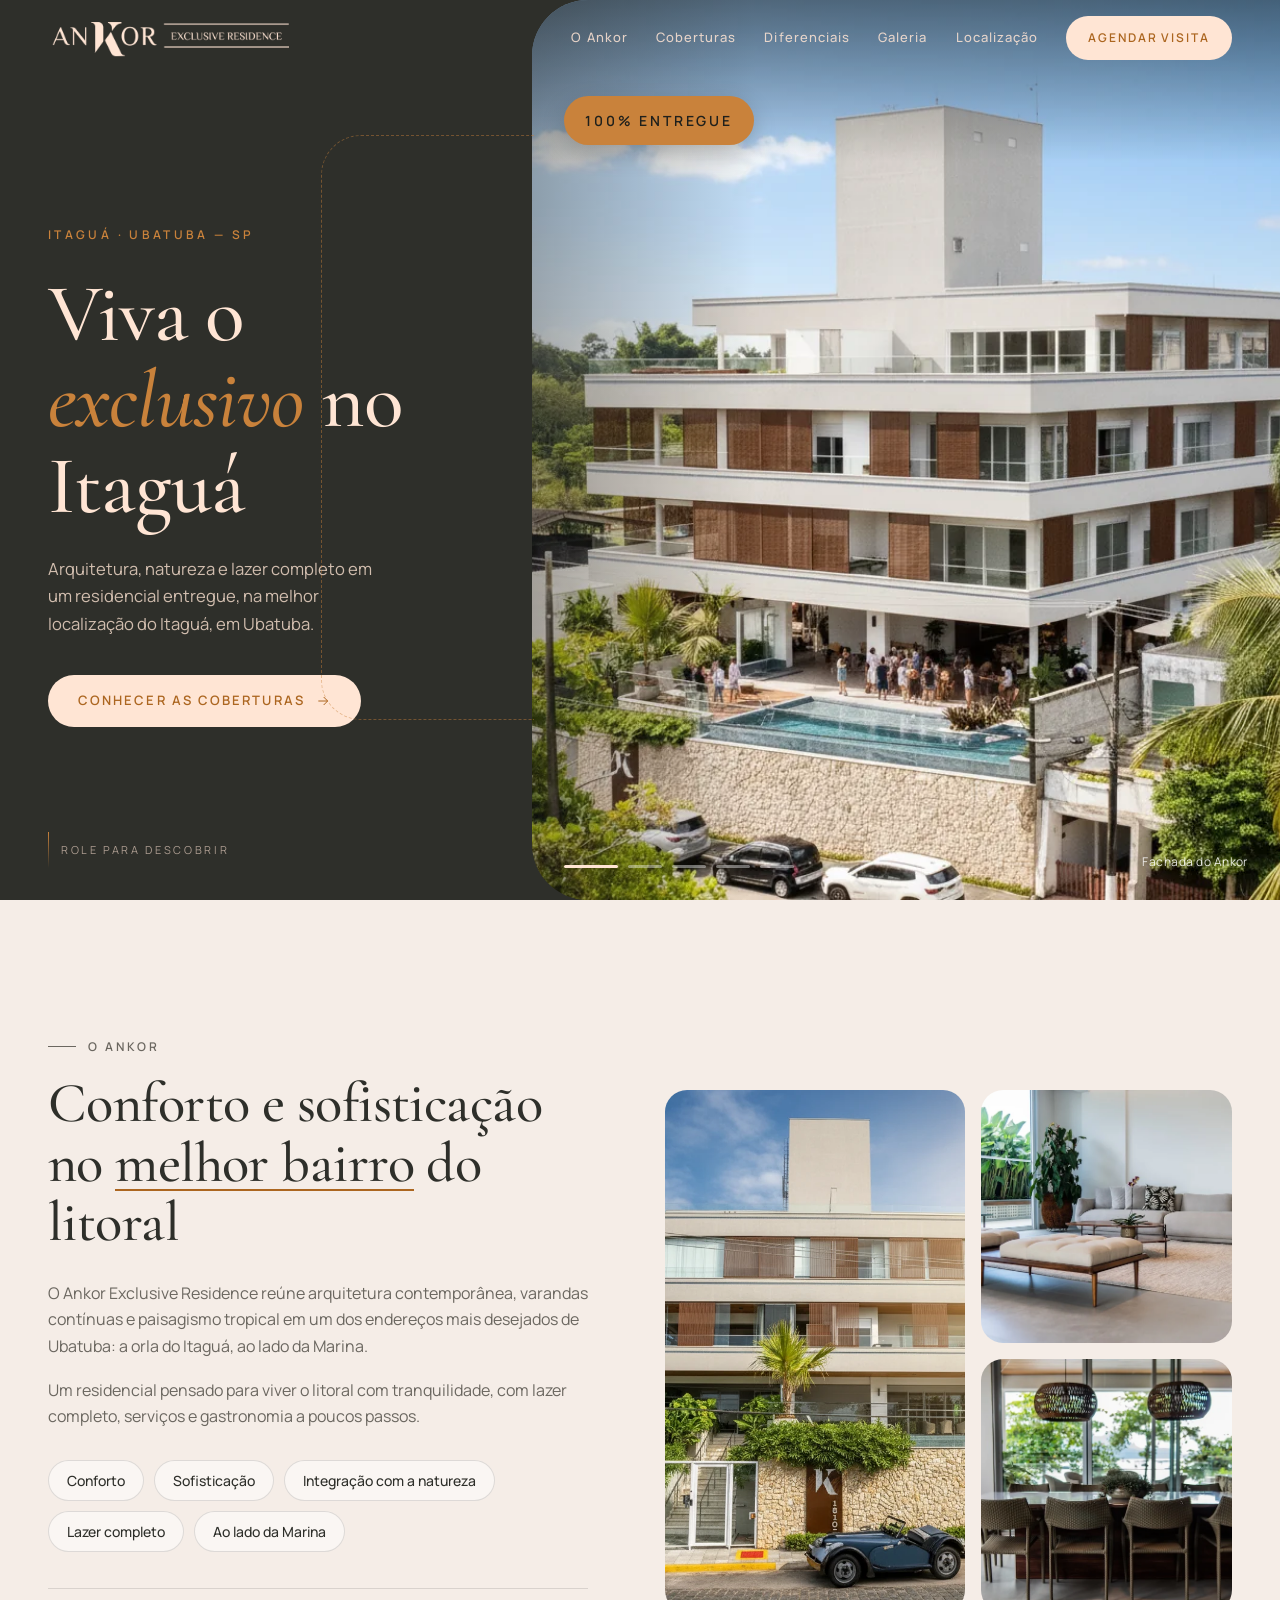
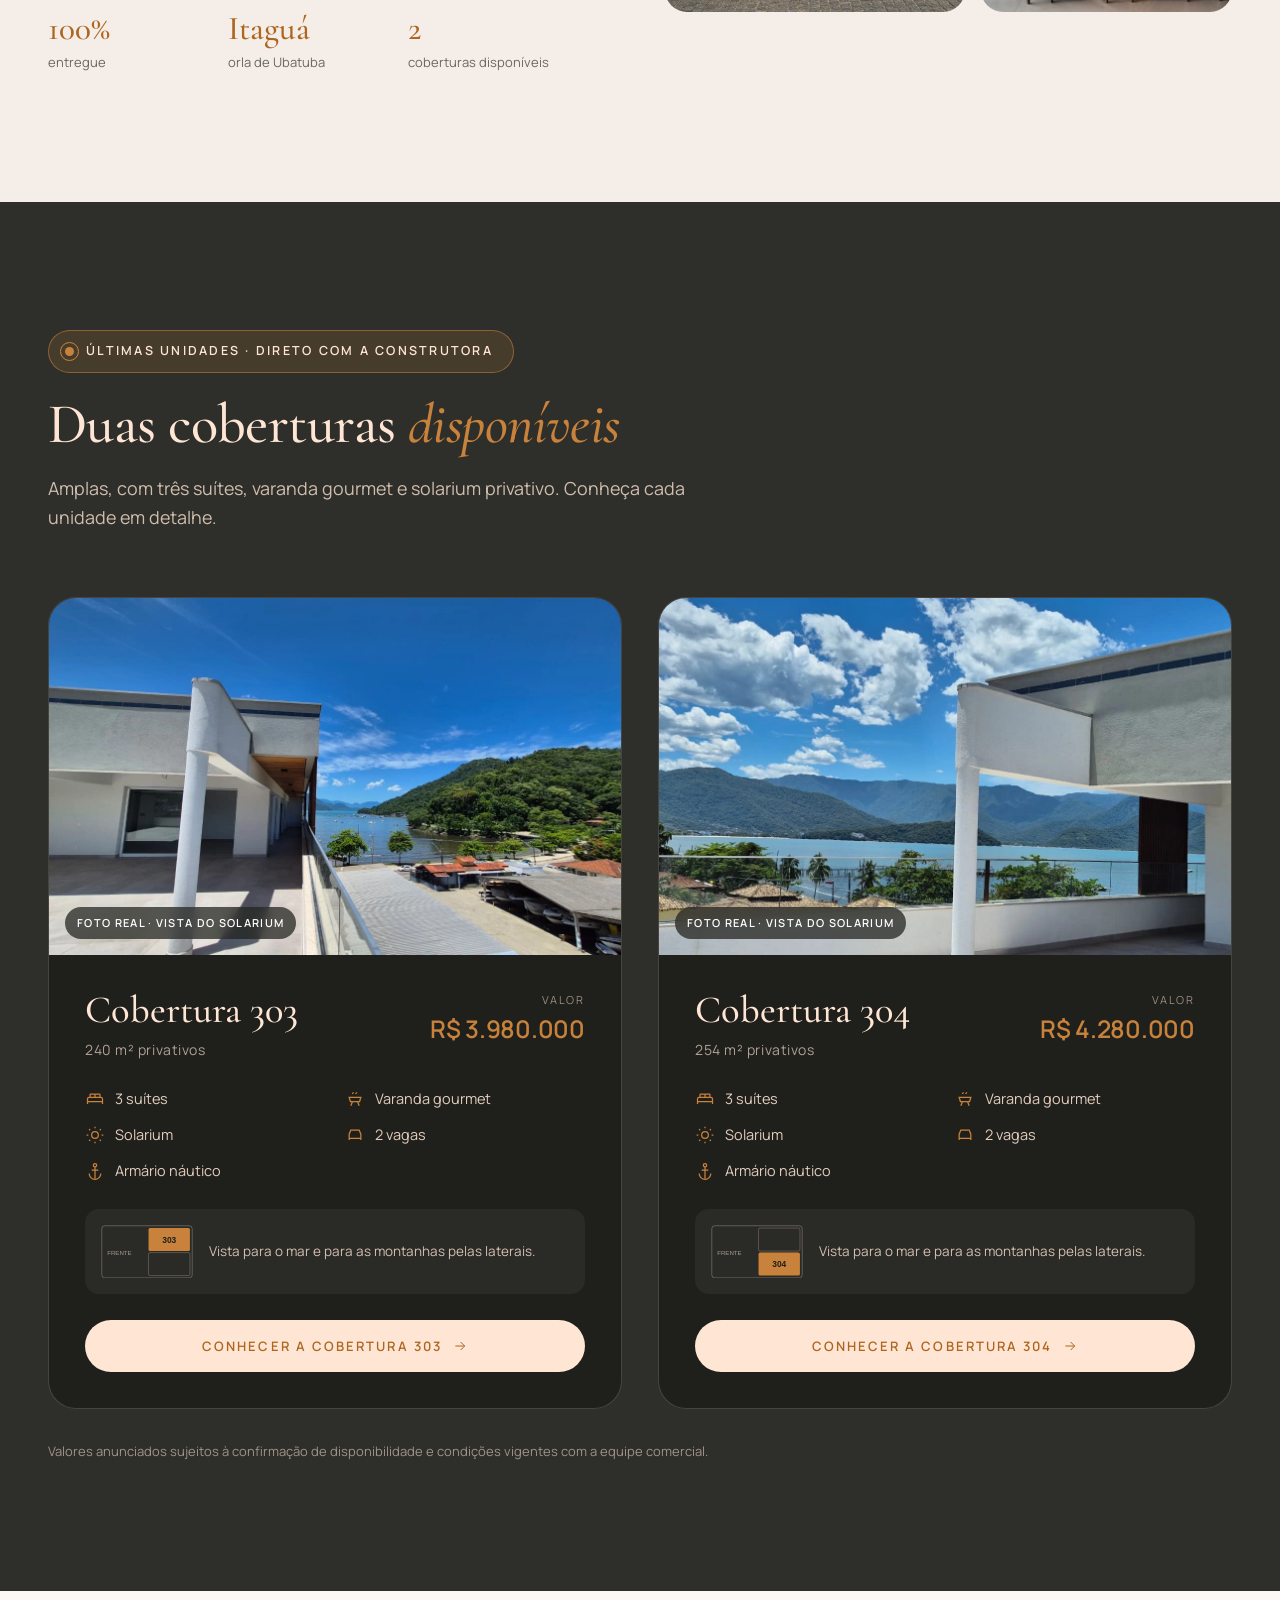
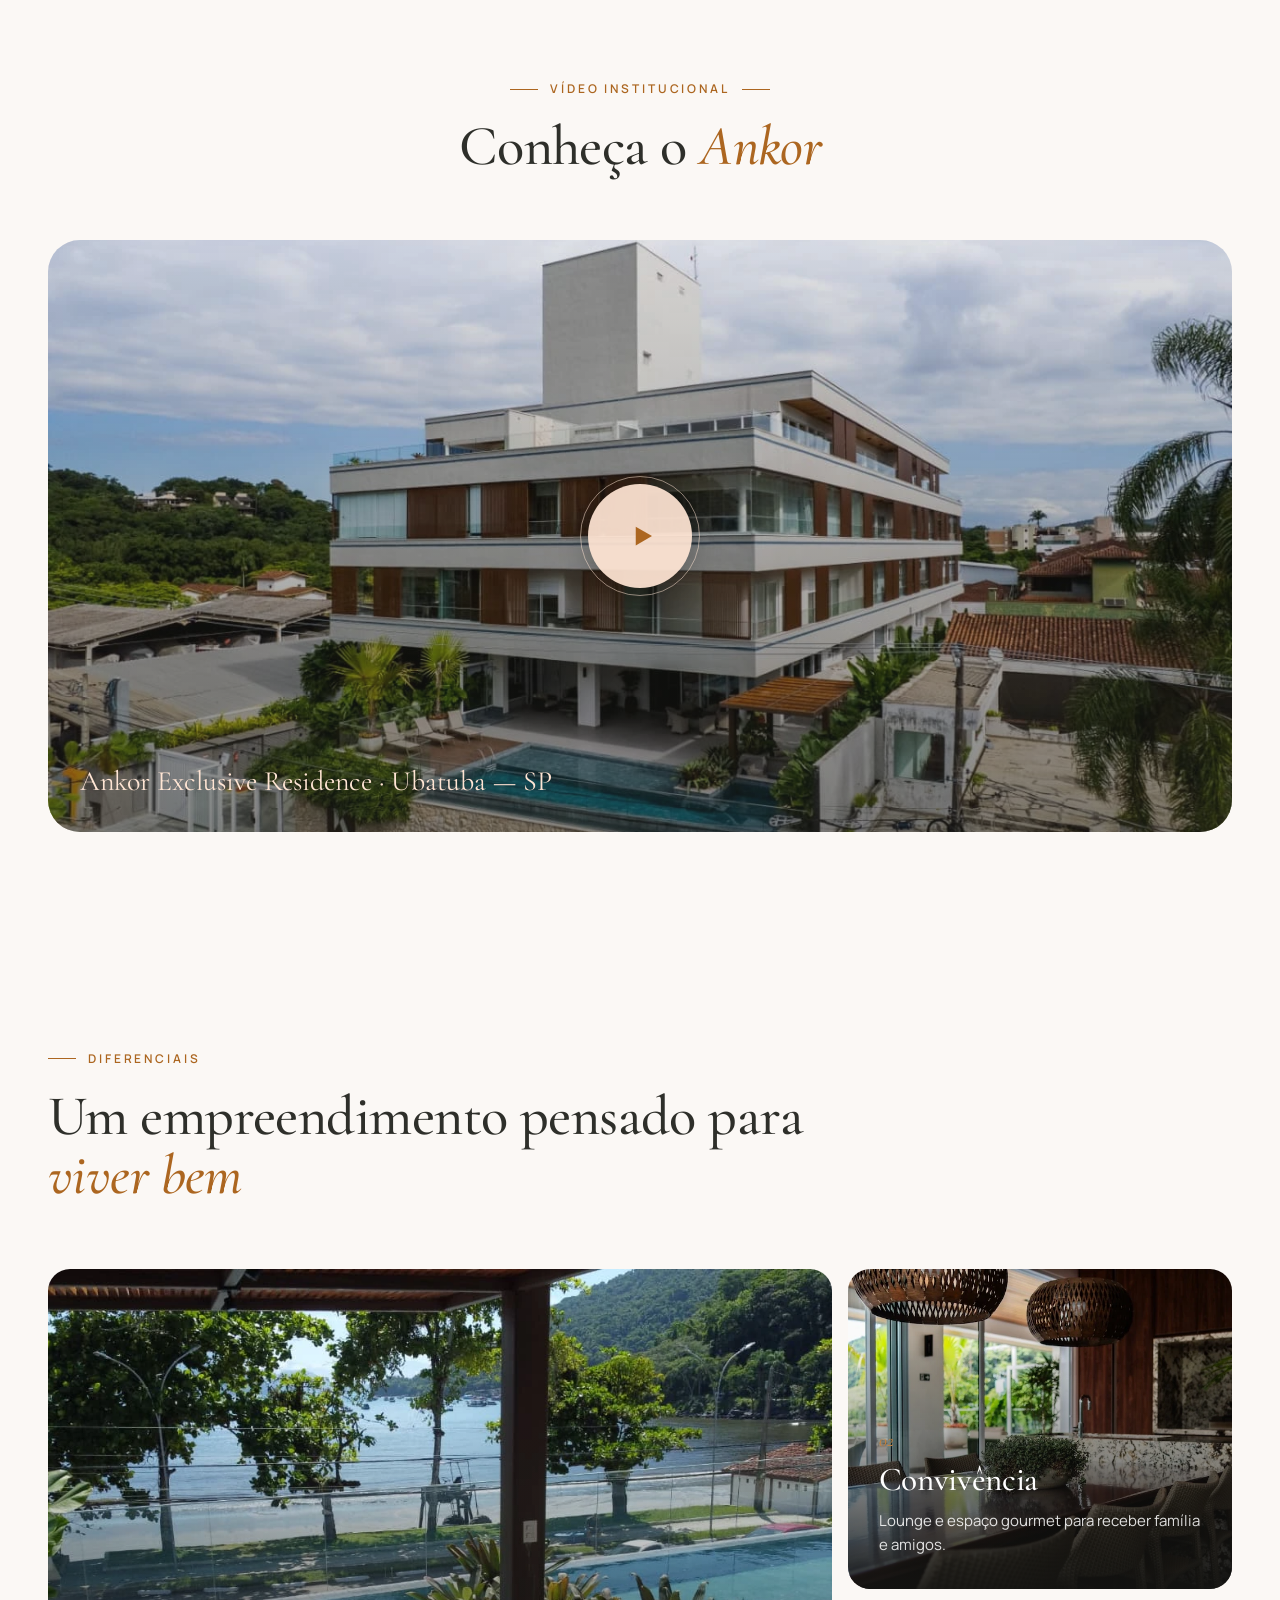
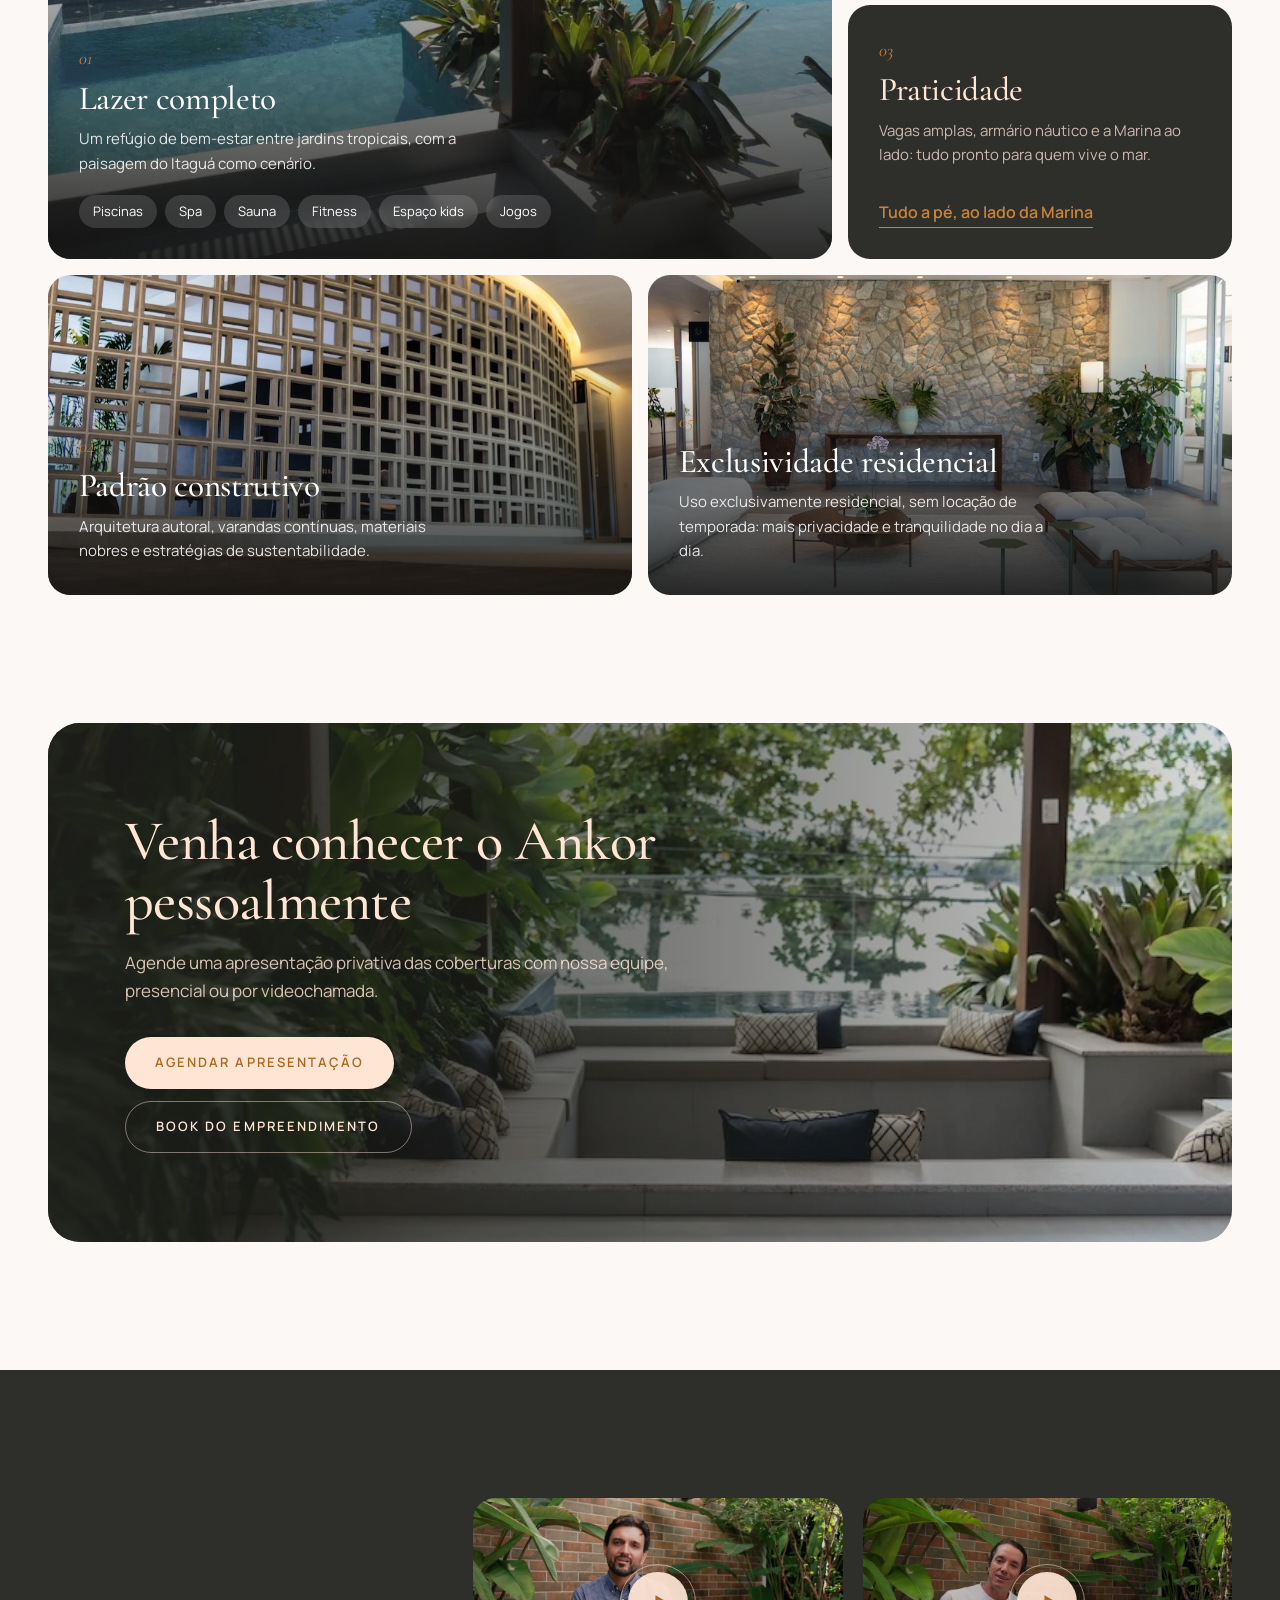
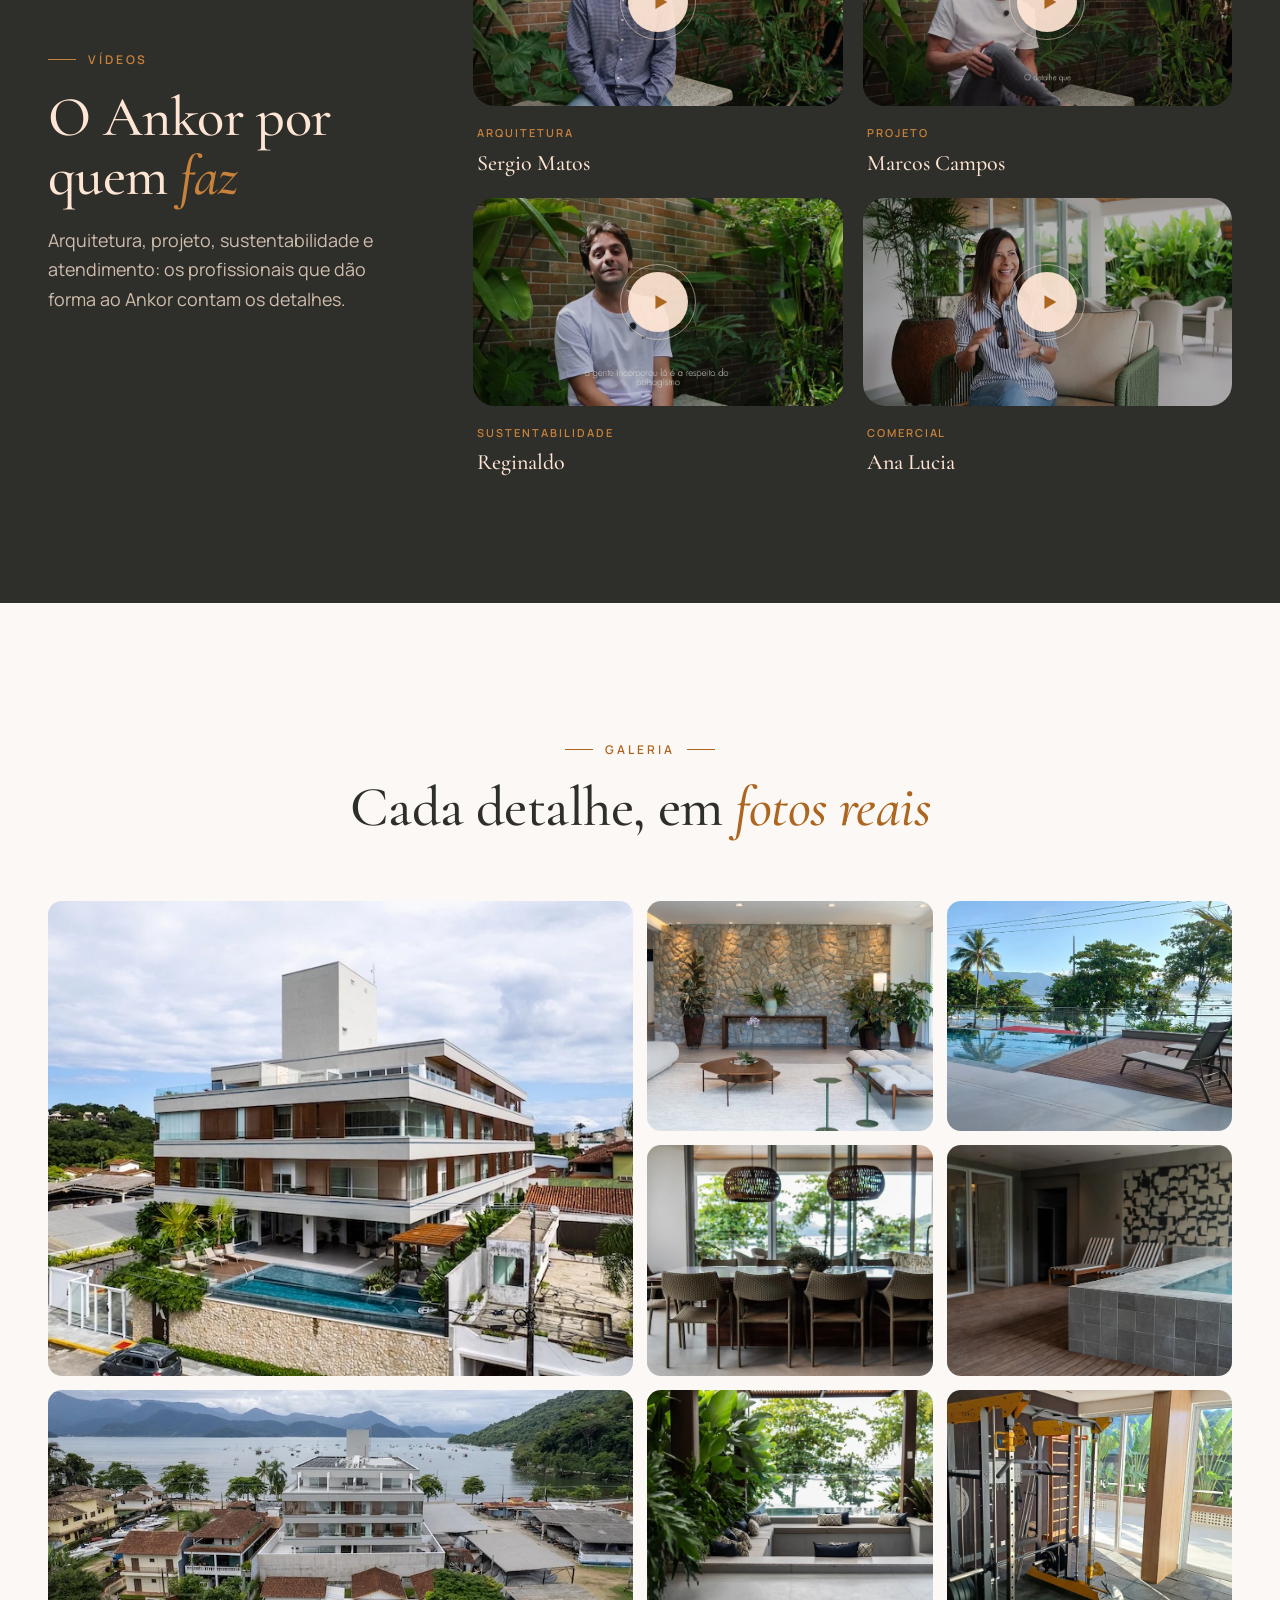
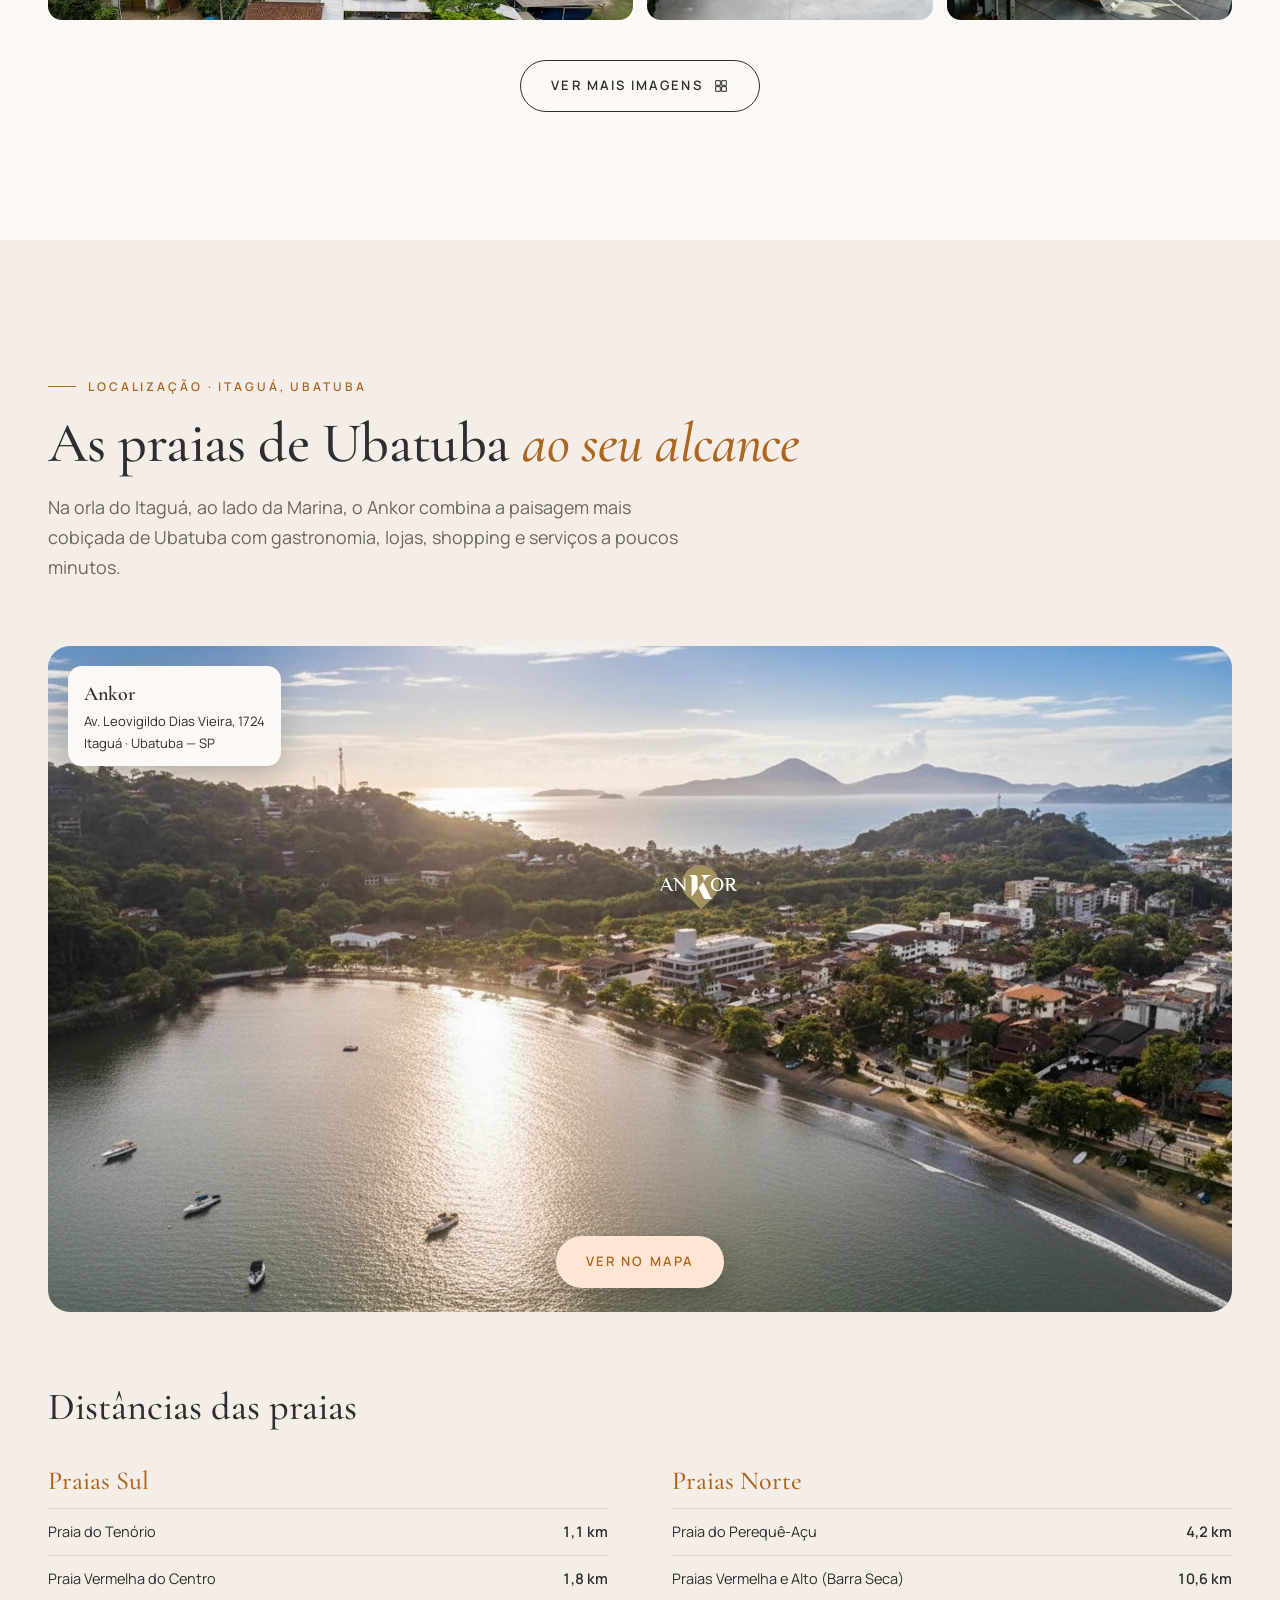
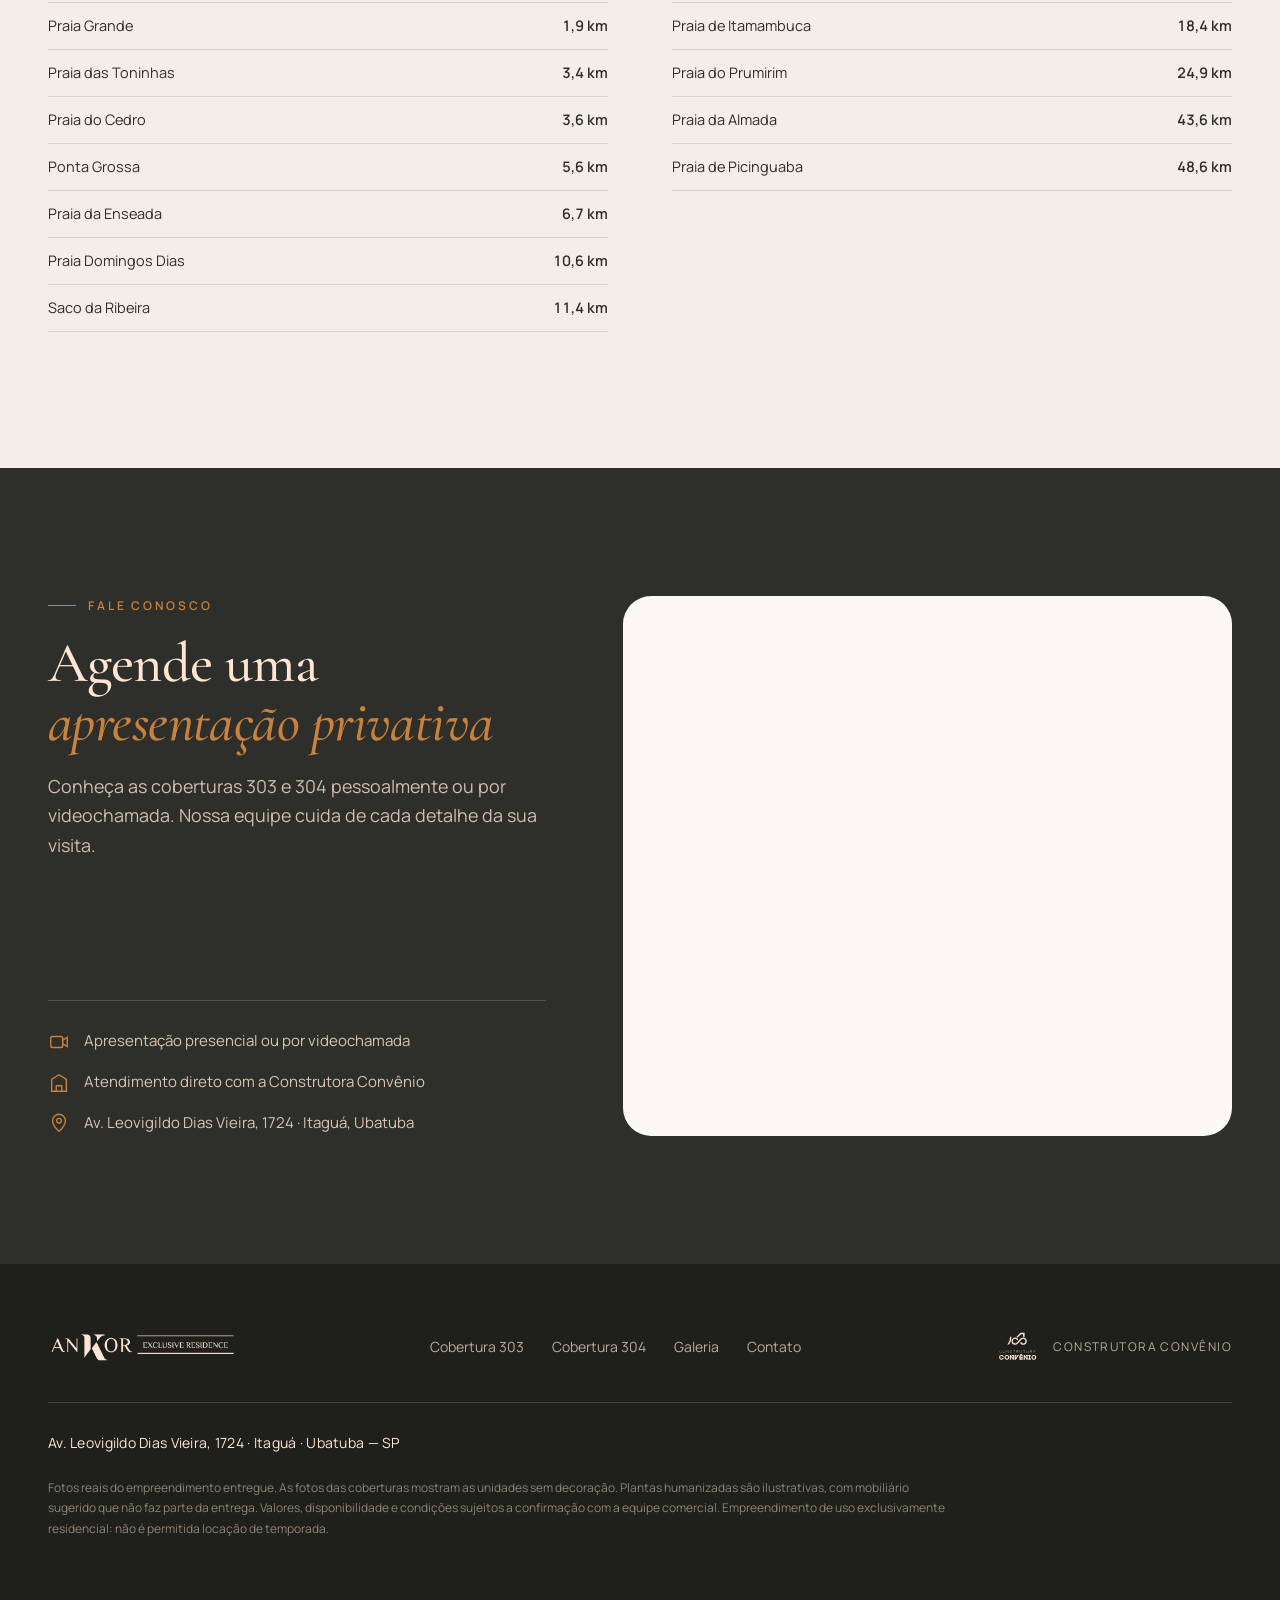
<file: index.html>
<!doctype html>
<html lang="pt-BR" data-base="">
<head>
<meta charset="utf-8">
<meta name="viewport" content="width=device-width, initial-scale=1, viewport-fit=cover">
<title>Ankor Exclusive Residence · Itaguá, Ubatuba</title>
<meta name="description" content="Ankor Exclusive Residence: Coberturas 303 e 304 com vista para o mar e para as montanhas de Ubatuba. Últimas unidades, direto com a construtora.">
<meta name="theme-color" content="#2e2f2a">
<link rel="icon" href="assets/brand/favicon.png">
<meta property="og:title" content="Ankor Exclusive Residence · Itaguá, Ubatuba">
<meta property="og:description" content="Coberturas 303 e 304 com vista para o mar e para as montanhas de Ubatuba. Últimas unidades, direto com a construtora.">
<meta property="og:image" content="https://construtoraconvenio.com.br/ankor/assets/img/og/og-home.jpg">
<meta property="og:url" content="https://construtoraconvenio.com.br/ankor/">
<link rel="canonical" href="https://construtoraconvenio.com.br/ankor/">
<meta property="og:type" content="website">
<link rel="preconnect" href="https://fonts.googleapis.com">
<link rel="preconnect" href="https://fonts.gstatic.com" crossorigin>
<link href="https://fonts.googleapis.com/css2?family=Cormorant+Garamond:ital,wght@0,400;0,500;0,600;1,500&family=Manrope:wght@400;500;600&display=swap" rel="stylesheet">
<link rel="preload" as="image" href="assets/img/hero/hero-1.webp" fetchpriority="high">
<link rel="stylesheet" href="assets/css/style.css?v=20261008b">

<!-- Google Tag Manager (mesmo contêiner do site atual) -->
<script>(function(w,d,s,l,i){w[l]=w[l]||[];w[l].push({'gtm.start':new Date().getTime(),event:'gtm.js'});var f=d.getElementsByTagName(s)[0],j=d.createElement(s),dl=l!='dataLayer'?'&l='+l:'';j.async=true;j.src='https://www.googletagmanager.com/gtm.js?id='+i+dl;f.parentNode.insertBefore(j,f);})(window,document,'script','dataLayer','GTM-N2VF7FVX');</script>
<!-- Google Analytics 4 e Google Ads (as mesmas tags do WordPress antigo do /ankor, fora do GTM) -->
<script async src="https://www.googletagmanager.com/gtag/js?id=G-858ZVEWJJ1"></script>
<script>window.dataLayer=window.dataLayer||[];function gtag(){dataLayer.push(arguments);}gtag('js',new Date());gtag('config','G-858ZVEWJJ1');gtag('config','AW-10869641873');</script>
<!-- Meta Pixel (mesmo ID do site atual) -->
<script>!function(f,b,e,v,n,t,s){if(f.fbq)return;n=f.fbq=function(){n.callMethod?n.callMethod.apply(n,arguments):n.queue.push(arguments)};if(!f._fbq)f._fbq=n;n.push=n;n.loaded=!0;n.version='2.0';n.queue=[];t=b.createElement(e);t.async=!0;t.src=v;s=b.getElementsByTagName(e)[0];s.parentNode.insertBefore(t,s)}(window,document,'script','https://connect.facebook.net/en_US/fbevents.js');fbq('init','279593157240250');fbq('track','PageView');</script>
<!-- Contentsquare (antigo Hotjar): mapas de calor e gravações de sessão -->
<script async src="https://t.contentsquare.net/uxa/3d94dfe17b9cd.js"></script>
</head>
<body>
<noscript><iframe src="https://www.googletagmanager.com/ns.html?id=GTM-N2VF7FVX" height="0" width="0" style="display:none;visibility:hidden"></iframe></noscript>

<!-- ============ HEADER ============ -->
<header class="header">
  <div class="container header__inner">
    <a href="#topo" class="logo logo--lg" aria-label="Ankor Exclusive Residence — início">
      <img src="assets/brand/ankor-logo.png" alt="Ankor Exclusive Residence" width="310" height="58">
    </a>
    <button class="nav-toggle" aria-label="Abrir menu" aria-expanded="false" aria-controls="menu"><span></span></button>
    <nav class="nav" id="menu" aria-label="Principal">
      <a href="#ankor">O Ankor</a>
      <a href="#coberturas">Coberturas</a>
      <a href="#diferenciais">Diferenciais</a>
      <a href="#galeria">Galeria</a>
      <a href="#localizacao">Localização</a>
      <a href="#contato" class="btn btn--peach">Agendar visita</a>
    </nav>
  </div>
</header>

<main id="topo">

<!-- ============ 1. HERO — institucional, fotos reais ============ -->
<section class="hero" aria-label="Ankor Exclusive Residence">
  <div class="hero__panel">
    <p class="hero__kicker">Itaguá · Ubatuba — SP</p>
    <h1 class="h1">Viva o <em>exclusivo</em> no Itaguá</h1>
    <p class="hero__sub">Arquitetura, natureza e lazer completo em um residencial entregue, na melhor localização do Itaguá, em Ubatuba.</p>
    <div><a href="#coberturas" class="btn btn--peach">Conhecer as coberturas
      <svg viewBox="0 0 24 24" fill="none" stroke="currentColor" stroke-width="1.5"><path d="M5 12h14M13 6l6 6-6 6"/></svg></a></div>
    <span class="scroll-cue">Role para descobrir</span>
  </div>
  <div class="hero__media">
    <span class="hero__badge">100% entregue</span>
    <div class="hero__slide is-active" data-caption="Fachada do Ankor">
      <img src="assets/img/hero/hero-1.webp" alt="Fachada do Ankor Exclusive Residence com a piscina e o paisagismo" width="1184" height="864" fetchpriority="high" style="object-position:40% 50%">
    </div>
    <div class="hero__slide" data-caption="O Ankor e a baía do Itaguá">
      <img data-src="assets/img/hero/hero-2.webp" alt="Vista aérea do Ankor com a baía do Itaguá e a serra ao fundo" width="1184" height="864" style="object-position:72% 85%">
    </div>
    <div class="hero__slide" data-caption="Piscina e área de convivência">
      <img data-src="assets/img/hero/hero-3-1200.webp" data-srcset="assets/img/hero/hero-3-1200.webp 1200w, assets/img/hero/hero-3-2400.webp 2400w" sizes="(max-width: 900px) 100vw, 60vw" alt="Piscina e área de convivência do Ankor" width="2400" height="1791">
    </div>
    <div class="hero__slide" data-caption="Acesso social">
      <img data-src="assets/img/hero/hero-4-1200.webp" data-srcset="assets/img/hero/hero-4-1200.webp 1200w, assets/img/hero/hero-4-2400.webp 2400w" sizes="(max-width: 900px) 100vw, 60vw" alt="Acesso social do Ankor com o totem da marca e jardim" width="2400" height="1600" style="object-position:40% 50%">
    </div>
    <div class="hero__slide" data-caption="Piscina com deck de madeira">
      <img data-src="assets/img/hero/hero-5-1200.webp" data-srcset="assets/img/hero/hero-5-1200.webp 1200w, assets/img/hero/hero-5-2400.webp 2400w" sizes="(max-width: 900px) 100vw, 60vw" alt="Piscina com deck de madeira e espreguiçadeiras" width="2400" height="1392">
    </div>
    <div class="hero__dots" aria-label="Fotos do destaque">
      <button class="is-active" aria-label="Foto 1"></button><button aria-label="Foto 2"></button><button aria-label="Foto 3"></button><button aria-label="Foto 4"></button><button aria-label="Foto 5"></button>
    </div>
    <span class="hero__caption" aria-live="polite">Fachada do Ankor</span>
  </div>
</section>

<!-- ============ 2. APRESENTAÇÃO ============ -->
<section class="section section--sand" id="ankor">
  <div class="container intro">
    <div class="intro__text reveal">
      <p class="eyebrow">O Ankor</p>
      <h2 class="h2">Conforto e sofisticação no <span class="u-line">melhor bairro</span> do litoral</h2>
      <p>O Ankor Exclusive Residence reúne arquitetura contemporânea, varandas contínuas e paisagismo tropical em um dos endereços mais desejados de Ubatuba: a orla do Itaguá, ao lado da Marina.</p>
      <p>Um residencial pensado para viver o litoral com tranquilidade, com lazer completo, serviços e gastronomia a poucos passos.</p>
      <ul class="pillars" aria-label="Conceitos do empreendimento">
        <li>Conforto</li><li>Sofisticação</li><li>Integração com a natureza</li><li>Lazer completo</li><li>Ao lado da Marina</li>
      </ul>
      <div class="facts">
        <div><strong>100%</strong><span>entregue</span></div>
        <div><strong>Itaguá</strong><span>orla de Ubatuba</span></div>
        <div><strong>2</strong><span>coberturas disponíveis</span></div>
      </div>
    </div>
    <div class="intro__media reveal reveal-d1">
      <figure><img src="assets/img/empreendimento/arquitetura-varandas.webp" alt="Fachada do Ankor com brises em madeira e muro de pedra" loading="lazy" width="1184" height="864"></figure>
      <figure><img src="assets/img/empreendimento/hall-jardim-sm.webp" alt="Hall social integrado ao jardim" loading="lazy" width="720" height="480"></figure>
      <figure><img src="assets/img/lazer/gourmet-sm.webp" alt="Espaço gourmet" loading="lazy" width="720" height="480"></figure>
    </div>
  </div>
</section>

<!-- ============ 3. COBERTURAS 303 e 304 ============ -->
<section class="section section--dark" id="coberturas">
  <div class="container">
    <div class="section-head reveal">
      <p class="highlight-pill"><span class="live-dot" aria-hidden="true"></span>Últimas unidades · direto com a construtora</p>
      <h2 class="h2">Duas coberturas <em class="pulse-text">disponíveis</em></h2>
      <p class="lead">Amplas, com três suítes, varanda gourmet e solarium privativo. Conheça cada unidade em detalhe.</p>
    </div>


    <div class="units">
      <!-- Cobertura 303 -->
      <article class="unit reveal">
        <div class="unit__media">
          <img src="assets/img/vista/303-vista-solarium.webp" alt="Solarium da Cobertura 303 com vista para o mar" loading="lazy" width="720" height="405">
          <span class="tag">Foto real · vista do solarium</span>
        </div>
        <div class="unit__body">
          <div class="unit__head">
            <div>
              <h3 class="unit__title">Cobertura 303</h3>
              <p class="unit__area" style="margin-bottom:0">240 m² privativos</p>
            </div>
            <div class="unit__price"><small>Valor</small><strong>R$ 3.980.000</strong></div>
          </div>
          <ul class="feat-list">
            <li><svg viewBox="0 0 24 24" fill="none" stroke="currentColor" stroke-width="1.5"><path d="M3 18v-6a2 2 0 012-2h14a2 2 0 012 2v6M3 15h18M6 10V7a1 1 0 011-1h4a1 1 0 011 1v3M12 10V7a1 1 0 011-1h4a1 1 0 011 1v3"/></svg>3 suítes</li>
            <li><svg viewBox="0 0 24 24" fill="none" stroke="currentColor" stroke-width="1.5"><path d="M5 10h14l-1.5 5h-11zM9 15l-2 5M15 15l2 5M9 6c0-1 1-1 1-2M13 6c0-1 1-1 1-2"/></svg>Varanda gourmet</li>
            <li><svg viewBox="0 0 24 24" fill="none" stroke="currentColor" stroke-width="1.5"><circle cx="12" cy="12" r="4"/><path d="M12 2v2M12 20v2M4.9 4.9l1.4 1.4M17.7 17.7l1.4 1.4M2 12h2M20 12h2M4.9 19.1l1.4-1.4M17.7 6.3l1.4-1.4"/></svg>Solarium</li>
            <li><svg viewBox="0 0 24 24" fill="none" stroke="currentColor" stroke-width="1.5"><path d="M5 16V11l2-5h10l2 5v5M5 16h14M5 16v2M19 16v2M7.5 13h.01M16.5 13h.01"/></svg>2 vagas</li>
            <li><svg viewBox="0 0 24 24" fill="none" stroke="currentColor" stroke-width="1.5"><circle cx="12" cy="5" r="2"/><path d="M12 7v14M8 11h8M5 15a7 7 0 0014 0"/></svg>Armário náutico</li>
          </ul>
          <div class="unit__pos">
            <svg class="keyplan" viewBox="0 0 120 70" aria-hidden="true"><rect x="1" y="1" width="118" height="68" rx="4" fill="none" stroke="rgba(255,229,212,.35)"/><rect x="62" y="4" width="54" height="30" rx="2" fill="#c9823b"/><rect x="62" y="36" width="54" height="30" rx="2" fill="none" stroke="rgba(255,229,212,.3)"/><text x="89" y="23" fill="#1f201c" font-size="11" text-anchor="middle" font-family="sans-serif" font-weight="700">303</text><text x="8" y="39" fill="rgba(255,229,212,.6)" font-size="8" font-family="sans-serif">FRENTE</text></svg>
            <span>Vista para o mar e para as montanhas pelas laterais.</span>
          </div>
          <div class="unit__cta">
            <a href="cobertura-303/" class="btn btn--peach">Conhecer a Cobertura 303
              <svg viewBox="0 0 24 24" fill="none" stroke="currentColor" stroke-width="1.5"><path d="M5 12h14M13 6l6 6-6 6"/></svg></a>
          </div>
        </div>
      </article>

      <!-- Cobertura 304 -->
      <article class="unit reveal reveal-d1">
        <div class="unit__media">
          <img src="assets/img/vista/304-vista-solarium.webp" alt="Solarium da Cobertura 304 com vista para o mar" loading="lazy" width="720" height="405">
          <span class="tag">Foto real · vista do solarium</span>
        </div>
        <div class="unit__body">
          <div class="unit__head">
            <div>
              <h3 class="unit__title">Cobertura 304</h3>
              <p class="unit__area" style="margin-bottom:0">254 m² privativos</p>
            </div>
            <div class="unit__price"><small>Valor</small><strong>R$ 4.280.000</strong></div>
          </div>
          <ul class="feat-list">
            <li><svg viewBox="0 0 24 24" fill="none" stroke="currentColor" stroke-width="1.5"><path d="M3 18v-6a2 2 0 012-2h14a2 2 0 012 2v6M3 15h18M6 10V7a1 1 0 011-1h4a1 1 0 011 1v3M12 10V7a1 1 0 011-1h4a1 1 0 011 1v3"/></svg>3 suítes</li>
            <li><svg viewBox="0 0 24 24" fill="none" stroke="currentColor" stroke-width="1.5"><path d="M5 10h14l-1.5 5h-11zM9 15l-2 5M15 15l2 5M9 6c0-1 1-1 1-2M13 6c0-1 1-1 1-2"/></svg>Varanda gourmet</li>
            <li><svg viewBox="0 0 24 24" fill="none" stroke="currentColor" stroke-width="1.5"><circle cx="12" cy="12" r="4"/><path d="M12 2v2M12 20v2M4.9 4.9l1.4 1.4M17.7 17.7l1.4 1.4M2 12h2M20 12h2M4.9 19.1l1.4-1.4M17.7 6.3l1.4-1.4"/></svg>Solarium</li>
            <li><svg viewBox="0 0 24 24" fill="none" stroke="currentColor" stroke-width="1.5"><path d="M5 16V11l2-5h10l2 5v5M5 16h14M5 16v2M19 16v2M7.5 13h.01M16.5 13h.01"/></svg>2 vagas</li>
            <li><svg viewBox="0 0 24 24" fill="none" stroke="currentColor" stroke-width="1.5"><circle cx="12" cy="5" r="2"/><path d="M12 7v14M8 11h8M5 15a7 7 0 0014 0"/></svg>Armário náutico</li>
          </ul>
          <div class="unit__pos">
            <svg class="keyplan" viewBox="0 0 120 70" aria-hidden="true"><rect x="1" y="1" width="118" height="68" rx="4" fill="none" stroke="rgba(255,229,212,.35)"/><rect x="62" y="4" width="54" height="30" rx="2" fill="none" stroke="rgba(255,229,212,.3)"/><rect x="62" y="36" width="54" height="30" rx="2" fill="#c9823b"/><text x="89" y="55" fill="#1f201c" font-size="11" text-anchor="middle" font-family="sans-serif" font-weight="700">304</text><text x="8" y="39" fill="rgba(255,229,212,.6)" font-size="8" font-family="sans-serif">FRENTE</text></svg>
            <span>Vista para o mar e para as montanhas pelas laterais.</span>
          </div>
          <div class="unit__cta">
            <a href="cobertura-304/" class="btn btn--peach">Conhecer a Cobertura 304
              <svg viewBox="0 0 24 24" fill="none" stroke="currentColor" stroke-width="1.5"><path d="M5 12h14M13 6l6 6-6 6"/></svg></a>
          </div>
        </div>
      </article>
    </div>
    <p style="margin:32px 0 0;font-size:13px;color:rgba(255,229,212,.55)">Valores anunciados sujeitos à confirmação de disponibilidade e condições vigentes com a equipe comercial.</p>
  </div>
</section>

<!-- ============ VÍDEO INSTITUCIONAL ============ -->
<section class="section section--tight" id="video-institucional" aria-label="Vídeo institucional">
  <div class="container">
    <div class="section-head section-head--center reveal">
      <p class="eyebrow">Vídeo institucional</p>
      <h2 class="h2">Conheça o <em>Ankor</em></h2>
    </div>
    <button class="feature-video reveal" data-video="Oy8C2-HSCjQ" data-title="Ankor Exclusive Residence" aria-label="Assistir ao vídeo institucional do Ankor">
      <img src="assets/img/empreendimento/fachada-piscina.webp" alt="" loading="lazy" width="1280" height="852">
      <span class="play play--lg"><svg viewBox="0 0 24 24" fill="currentColor"><path d="M7 4.5v15l13-7.5z"/></svg></span>
      <span class="feature-video__label">Ankor Exclusive Residence · Ubatuba — SP</span>
    </button>
  </div>
</section>

<!-- ============ 4. DIFERENCIAIS E ÁREAS COMUNS ============ -->
<section class="section" id="diferenciais">
  <div class="container">
    <div class="section-head reveal">
      <p class="eyebrow">Diferenciais</p>
      <h2 class="h2">Um empreendimento pensado para <em>viver bem</em></h2>
    </div>
    <div class="bento">
      <article class="tile tile--img b-1 reveal">
        <img src="assets/img/lazer/piscinas-mar.webp" alt="Piscinas do Ankor com vista para o mar" loading="lazy" width="1280" height="720">
        <div class="tile__body">
          <span class="tile__num">01</span>
          <h3 class="h3">Lazer completo</h3>
          <p>Um refúgio de bem-estar entre jardins tropicais, com a paisagem do Itaguá como cenário.</p>
          <ul class="amenities"><li>Piscinas</li><li>Spa</li><li>Sauna</li><li>Fitness</li><li>Espaço kids</li><li>Jogos</li></ul>
        </div>
      </article>
      <article class="tile tile--img b-2 reveal reveal-d1">
        <img src="assets/img/lazer/gourmet-mesa.webp" alt="Espaço gourmet" loading="lazy" width="720" height="480">
        <div class="tile__body">
          <span class="tile__num">02</span>
          <h3 class="h3">Convivência</h3>
          <p>Lounge e espaço gourmet para receber família e amigos.</p>
        </div>
      </article>
      <article class="tile tile--dark b-3 reveal reveal-d2">
        <div class="tile__body">
          <span class="tile__num">03</span>
          <h3 class="h3">Praticidade</h3>
          <p>Vagas amplas, armário náutico e a Marina ao lado: tudo pronto para quem vive o mar.</p>
        </div>
        <div class="tile__body" style="padding-top:0">
          <a href="#localizacao" class="link-arrow" style="color:var(--copper-light)">Tudo a pé, ao lado da Marina</a>
        </div>
      </article>
      <article class="tile tile--img b-4 reveal">
        <img src="assets/img/empreendimento/cobogo-curvo.webp" alt="Parede curva de cobogós no hall" loading="lazy" width="720" height="480">
        <div class="tile__body">
          <span class="tile__num">04</span>
          <h3 class="h3">Padrão construtivo</h3>
          <p>Arquitetura autoral, varandas contínuas, materiais nobres e estratégias de sustentabilidade.</p>
        </div>
      </article>
      <article class="tile tile--img b-5 reveal reveal-d1">
        <img src="assets/img/empreendimento/hall-pedra.webp" alt="Hall social com parede em pedra" loading="lazy" width="720" height="480">
        <div class="tile__body">
          <span class="tile__num">05</span>
          <h3 class="h3">Exclusividade residencial</h3>
          <p>Uso exclusivamente residencial, sem locação de temporada: mais privacidade e tranquilidade no dia a dia.</p>
        </div>
      </article>
    </div>
  </div>
</section>

<!-- ============ CTA intermediário ============ -->
<section class="container" aria-label="Contato">
  <div class="cta-band reveal">
    <img src="assets/img/lazer/lounge-rebaixado.webp" alt="" loading="lazy" width="800" height="533">
    <div class="cta-band__inner">
      <h2 class="h2">Venha conhecer o Ankor pessoalmente</h2>
      <p>Agende uma apresentação privativa das coberturas com nossa equipe, presencial ou por videochamada.</p>
      <div class="cta-band__actions">
        <a href="#contato" class="btn btn--peach">Agendar apresentação</a>
        <a href="#" class="btn btn--ghost-light" data-book hidden target="_blank" rel="noopener">Book do empreendimento</a>
      </div>
    </div>
  </div>
</section>

<!-- ============ 5. VÍDEOS EM CARROSSEL ============ -->
<section class="section section--dark" id="videos" style="margin-top:clamp(72px,10vw,128px)">
  <div class="container videos-layout">
    <div class="head-row">
      <div class="section-head reveal">
        <p class="eyebrow">Vídeos</p>
        <h2 class="h2">O Ankor por quem <em>faz</em></h2>
        <p class="lead" style="margin-top:20px">Arquitetura, projeto, sustentabilidade e atendimento: os profissionais que dão forma ao Ankor contam os detalhes.</p>
      </div>
    </div>
    <div class="video-grid">
        <button class="video-card" data-video="b6bPRRs4OQk" data-title="Depoimento — Sergio Matos (Arquitetura)">
          <div class="video-card__thumb"><img src="assets/img/videos/b6bPRRs4OQk.webp" alt="" loading="lazy" width="960" height="540"><span class="play"><svg viewBox="0 0 24 24" fill="currentColor"><path d="M7 4.5v15l13-7.5z"/></svg></span></div>
          <div class="video-card__meta"><small>Arquitetura</small><h3>Sergio Matos</h3></div>
        </button>
        <button class="video-card" data-video="2AB3gYtHMBk" data-title="Depoimento — Marcos Campos (Projeto)">
          <div class="video-card__thumb"><img src="assets/img/videos/2AB3gYtHMBk.webp" alt="" loading="lazy" width="960" height="540"><span class="play"><svg viewBox="0 0 24 24" fill="currentColor"><path d="M7 4.5v15l13-7.5z"/></svg></span></div>
          <div class="video-card__meta"><small>Projeto</small><h3>Marcos Campos</h3></div>
        </button>
        <button class="video-card" data-video="C1-DqbgqG0A" data-title="Depoimento — Reginaldo (Sustentabilidade)">
          <div class="video-card__thumb"><img src="assets/img/videos/C1-DqbgqG0A.webp" alt="" loading="lazy" width="960" height="540"><span class="play"><svg viewBox="0 0 24 24" fill="currentColor"><path d="M7 4.5v15l13-7.5z"/></svg></span></div>
          <div class="video-card__meta"><small>Sustentabilidade</small><h3>Reginaldo</h3></div>
        </button>
        <button class="video-card" data-video="Yyi8ZEExjOI" data-title="Depoimento — Ana Lucia (Comercial)">
          <div class="video-card__thumb"><img src="assets/img/videos/Yyi8ZEExjOI.webp" alt="" loading="lazy" width="960" height="540"><span class="play"><svg viewBox="0 0 24 24" fill="currentColor"><path d="M7 4.5v15l13-7.5z"/></svg></span></div>
          <div class="video-card__meta"><small>Comercial</small><h3>Ana Lucia</h3></div>
        </button>
    </div>
  </div>
</section>

<!-- ============ 6. GALERIA (8 imagens) + 7. VER MAIS ============ -->
<section class="section" id="galeria">
  <div class="container">
    <div class="section-head section-head--center reveal">
      <p class="eyebrow">Galeria</p>
      <h2 class="h2">Cada detalhe, em <em>fotos reais</em></h2>
    </div>
    <div class="gallery-grid" data-lb-group>
      <button class="g-item reveal" data-img="fachada-aerea"><img src="assets/img/empreendimento/fachada-aerea.webp" alt="Fachada do Ankor" loading="lazy" width="800" height="533"><span class="g-cap">Fachada</span></button>
      <button class="g-item reveal" data-img="hall-pedra"><img src="assets/img/empreendimento/hall-pedra-sm.webp" alt="Hall social" loading="lazy" width="720" height="480"><span class="g-cap">Área social</span></button>
      <button class="g-item reveal reveal-d1" data-img="piscina-deck"><img src="assets/img/lazer/piscina-deck-sm.webp" alt="Piscina e deck" loading="lazy" width="720" height="405"><span class="g-cap">Piscinas e lazer</span></button>
      <button class="g-item reveal" data-img="gourmet"><img src="assets/img/lazer/gourmet-sm.webp" alt="Espaço gourmet" loading="lazy" width="720" height="480"><span class="g-cap">Espaço gourmet</span></button>
      <button class="g-item reveal reveal-d1" data-img="spa-piscina"><img src="assets/img/lazer/spa-piscina-sm.webp" alt="Spa com piscina" loading="lazy" width="800" height="533"><span class="g-cap">Spa</span></button>
      <button class="g-item reveal" data-img="aerea-itagua"><img src="assets/img/localizacao/aerea-itagua.webp" alt="O Ankor e a baía do Itaguá" loading="lazy" width="800" height="533"><span class="g-cap">Localização · Itaguá</span></button>
      <button class="g-item reveal reveal-d1" data-img="lounge-rebaixado"><img src="assets/img/lazer/lounge-rebaixado-sm.webp" alt="Lounge entre jardins" loading="lazy" width="720" height="480"><span class="g-cap">Paisagismo</span></button>
      <button class="g-item reveal reveal-d2" data-img="fitness-vista"><img src="assets/img/lazer/fitness-vista-sm.webp" alt="Fitness com vista para o jardim" loading="lazy" width="1000" height="563"><span class="g-cap">Fitness</span></button>
    </div>
    <div class="gallery-more">
      <button class="btn btn--ghost" data-open-gallery="home">Ver mais imagens
        <svg viewBox="0 0 24 24" fill="none" stroke="currentColor" stroke-width="1.5"><path d="M4 4h7v7H4zM13 4h7v7h-7zM4 13h7v7H4zM13 13h7v7h-7z"/></svg></button>
    </div>
  </div>
</section>

<!-- ============ 8. LOCALIZAÇÃO ============ -->
<section class="section section--sand" id="localizacao">
  <div class="container">
    <div class="section-head reveal">
      <p class="eyebrow">Localização · Itaguá, Ubatuba</p>
      <h2 class="h2">As praias de Ubatuba <em>ao seu alcance</em></h2>
      <p class="lead">Na orla do Itaguá, ao lado da Marina, o Ankor combina a paisagem mais cobiçada de Ubatuba com gastronomia, lojas, shopping e serviços a poucos minutos.</p>
    </div>
    <div class="map map--wide reveal">
      <img src="assets/img/localizacao/aerea-baia-ankor.webp" alt="Vista aérea da baía do Itaguá com a localização do Ankor" loading="lazy" width="1184" height="864">
      <div class="map__pin"><strong>Ankor</strong>Av. Leovigildo Dias Vieira, 1724<br>Itaguá · Ubatuba — SP</div>
      <button class="btn btn--peach map__btn" data-map="https://www.google.com/maps?q=Av.+Leovigildo+Dias+Vieira,+1724+-+Itagu%C3%A1,+Ubatuba+-+SP&amp;output=embed">Ver no mapa</button>
    </div>
    <p class="map__addr">Av. Leovigildo Dias Vieira, 1724 · Itaguá · Ubatuba — SP</p>
    <div class="beaches-wrap reveal">
      <h3 class="beaches-title">Distâncias das praias</h3>
      <div class="beaches beaches--wide">
        <div><h3>Praias Sul</h3><ul><li><span>Praia do Tenório</span><span>1,1 km</span></li><li><span>Praia Vermelha do Centro</span><span>1,8 km</span></li><li><span>Praia Grande</span><span>1,9 km</span></li><li><span>Praia das Toninhas</span><span>3,4 km</span></li><li><span>Praia do Cedro</span><span>3,6 km</span></li><li><span>Ponta Grossa</span><span>5,6 km</span></li><li><span>Praia da Enseada</span><span>6,7 km</span></li><li><span>Praia Domingos Dias</span><span>10,6 km</span></li><li><span>Saco da Ribeira</span><span>11,4 km</span></li></ul></div>
        <div><h3>Praias Norte</h3><ul><li><span>Praia do Perequê-Açu</span><span>4,2 km</span></li><li><span>Praias Vermelha e Alto (Barra Seca)</span><span>10,6 km</span></li><li><span>Praia de Itamambuca</span><span>18,4 km</span></li><li><span>Praia do Prumirim</span><span>24,9 km</span></li><li><span>Praia da Almada</span><span>43,6 km</span></li><li><span>Praia de Picinguaba</span><span>48,6 km</span></li></ul></div>
      </div>
    </div>
  </div>
</section>

<!-- ============ 9. FORMULÁRIO E CTA FINAL ============ -->
<section class="section section--dark" id="contato">
  <div class="container contact">
    <div class="contact__text reveal">
      <p class="eyebrow">Fale conosco</p>
      <h2 class="h2">Agende uma <em>apresentação privativa</em></h2>
      <p class="lead" style="margin-top:20px">Conheça as coberturas 303 e 304 pessoalmente ou por videochamada. Nossa equipe cuida de cada detalhe da sua visita.</p>
      <ul class="contact__points">
        <li><svg viewBox="0 0 24 24" fill="none" stroke="currentColor" stroke-width="1.5" aria-hidden="true"><rect x="3" y="6" width="13" height="12" rx="2"/><path d="M16 10l5-3v10l-5-3"/></svg>Apresentação presencial ou por videochamada</li>
        <li><svg viewBox="0 0 24 24" fill="none" stroke="currentColor" stroke-width="1.5" aria-hidden="true"><path d="M4 21V8l8-5 8 5v13M9 21v-6h6v6M3 21h18"/></svg>Atendimento direto com a Construtora Convênio</li>
        <li><svg viewBox="0 0 24 24" fill="none" stroke="currentColor" stroke-width="1.5" aria-hidden="true"><path d="M12 21s-7-6.2-7-11.5A7 7 0 0112 2.5a7 7 0 017 7C19 14.8 12 21 12 21z"/><circle cx="12" cy="9.5" r="2.5"/></svg>Av. Leovigildo Dias Vieira, 1724 · Itaguá, Ubatuba</li>
      </ul>
    </div>
    <div class="form-embed reveal reveal-d1">
      <iframe data-respondi src="https://form.respondi.app/JDCmWvqf?embed=true" title="Formulário de contato do Ankor" loading="lazy" allow="clipboard-write"></iframe>
    </div>
  </div>
</section>
</main>

<footer class="footer">
  <div class="container">
    <div class="footer__top">
      <a href="#topo" class="logo" aria-label="Voltar ao topo"><img src="assets/brand/ankor-logo.png" alt="Ankor Exclusive Residence" width="310" height="58" loading="lazy"></a>
      <nav class="footer__links" aria-label="Rodapé">
        <a href="cobertura-303/">Cobertura 303</a>
        <a href="cobertura-304/">Cobertura 304</a>
        <a href="#galeria">Galeria</a>
        <a href="#contato">Contato</a>
      </nav>
      <a class="footer__by" href="https://construtoraconvenio.com.br" target="_blank" rel="noopener"><img src="assets/brand/convenio.svg" alt="" width="44" height="38" loading="lazy">Construtora Convênio</a>
    </div>
    <p class="footer__addr">Av. Leovigildo Dias Vieira, 1724 · Itaguá · Ubatuba — SP</p>
    <p class="footer__legal">Fotos reais do empreendimento entregue. As fotos das coberturas mostram as unidades sem decoração. Plantas humanizadas são ilustrativas, com mobiliário sugerido que não faz parte da entrega. Valores, disponibilidade e condições sujeitos a confirmação com a equipe comercial. Empreendimento de uso exclusivamente residencial: não é permitida locação de temporada.</p>
  </div>
</footer>

<div class="mobile-bar" aria-label="Ações rápidas">
  <a href="#coberturas" class="btn btn--ghost-light">Coberturas</a>
  <a href="#contato" class="btn btn--peach">Agendar visita</a>
  <a href="#" class="btn btn--primary" data-whatsapp="Olá! Gostaria de saber mais sobre o Ankor." hidden>WhatsApp</a>
</div>

<script src="assets/js/config.js?v=20261008b"></script>
<script src="assets/js/data.js?v=20261008b"></script>
<script src="assets/js/main.js?v=20261008b"></script>
</body>
</html>
</file>
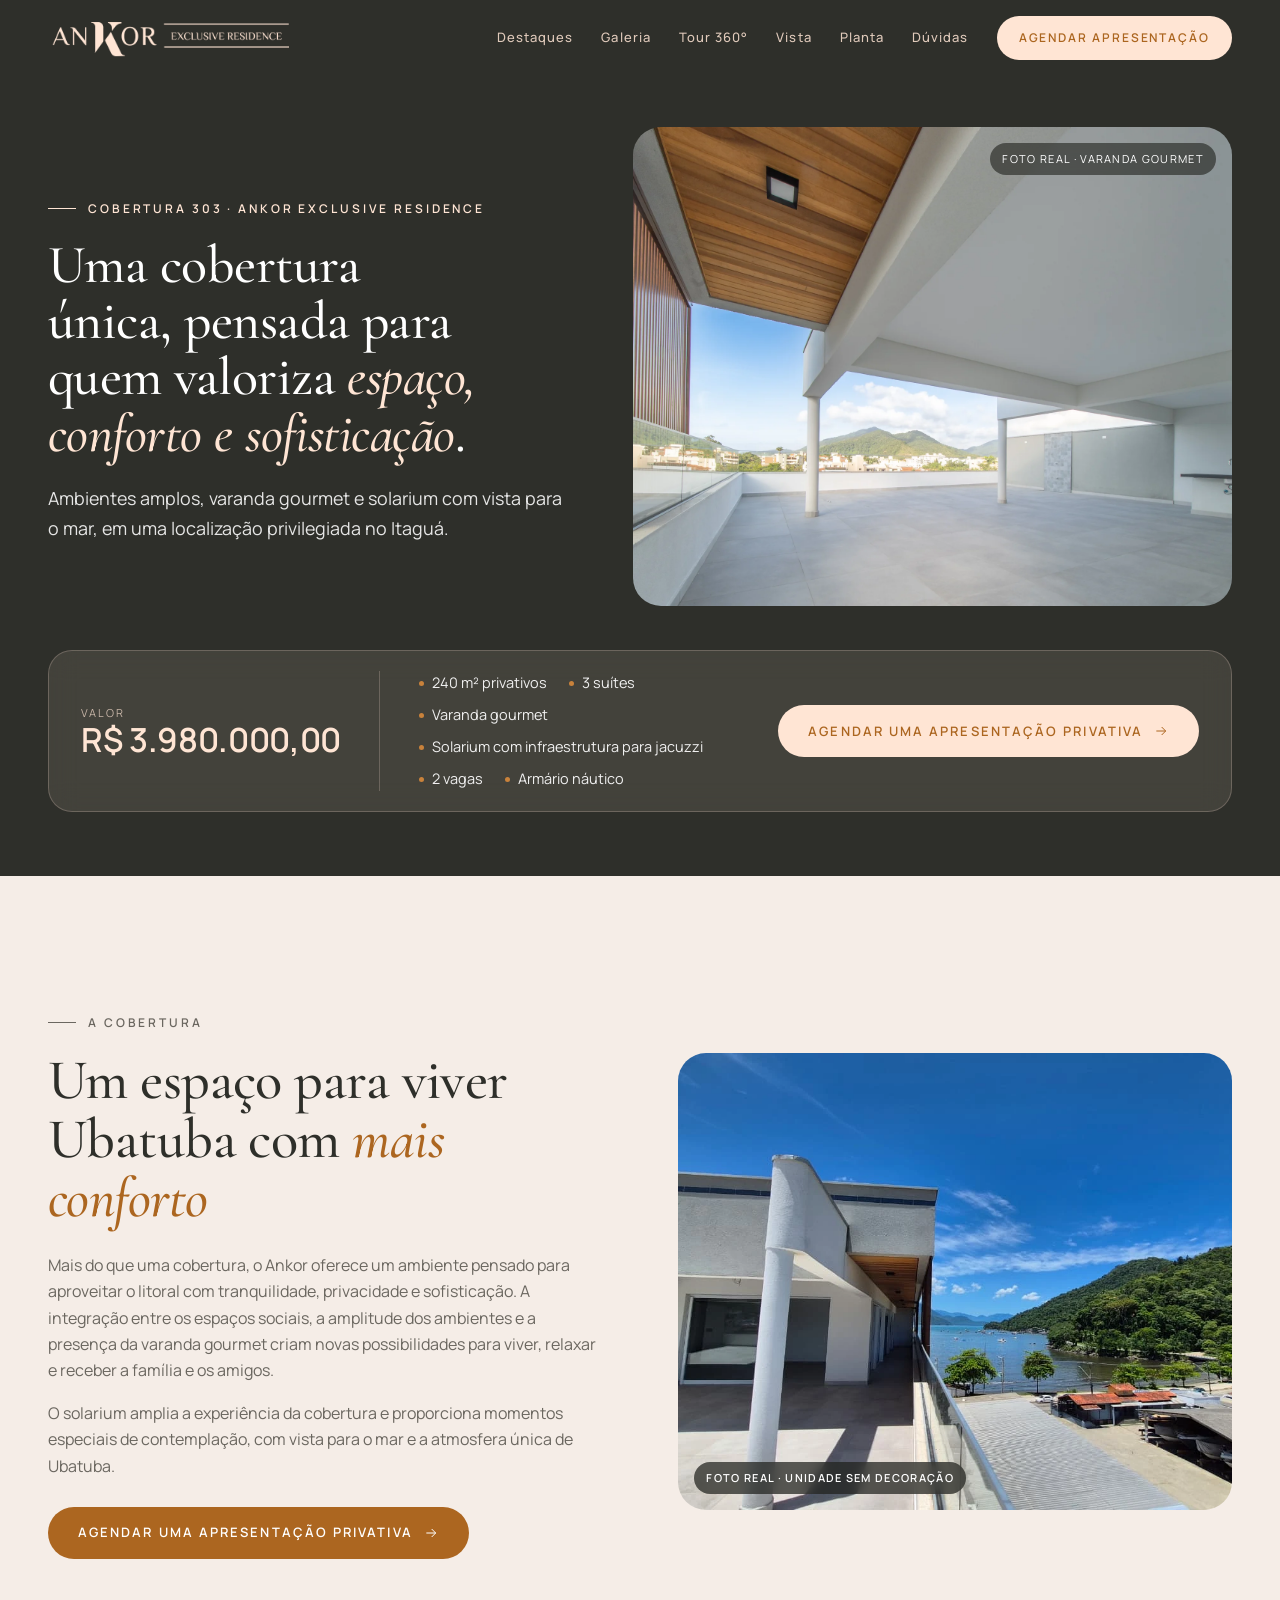
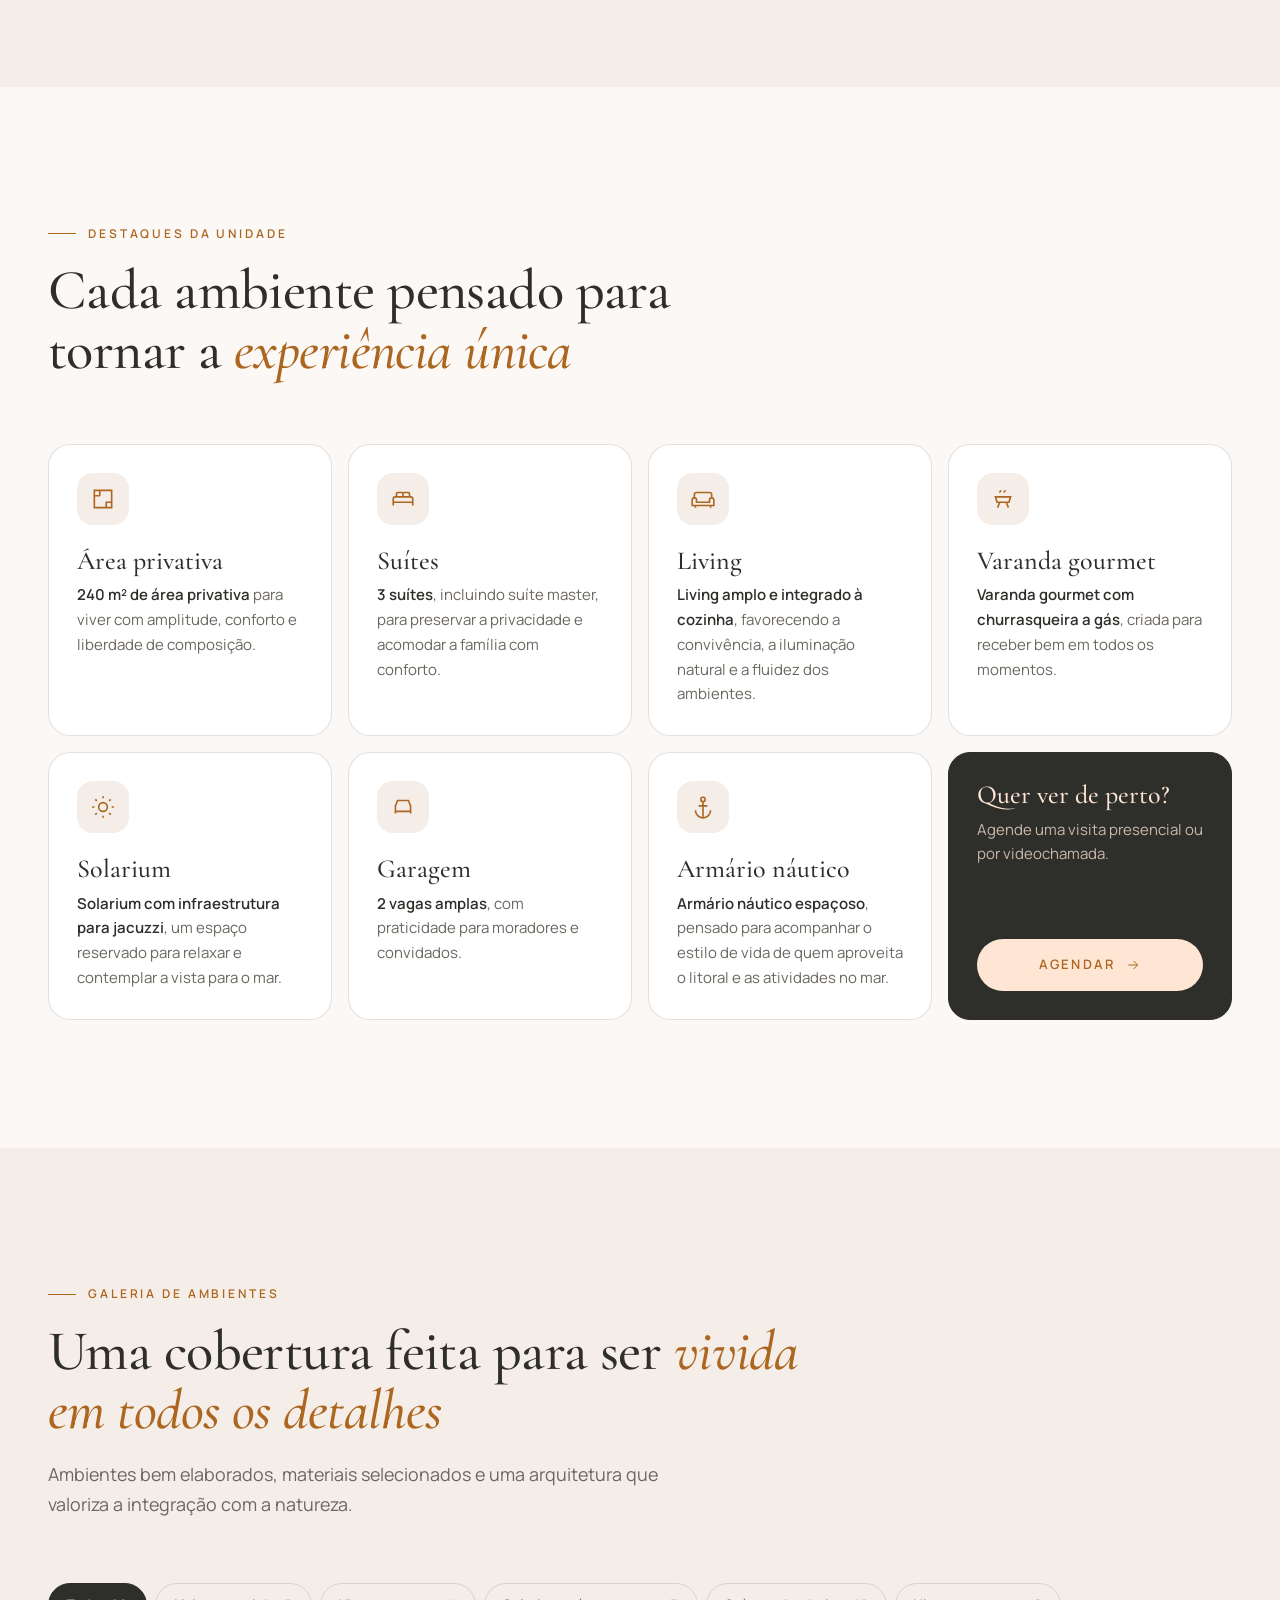
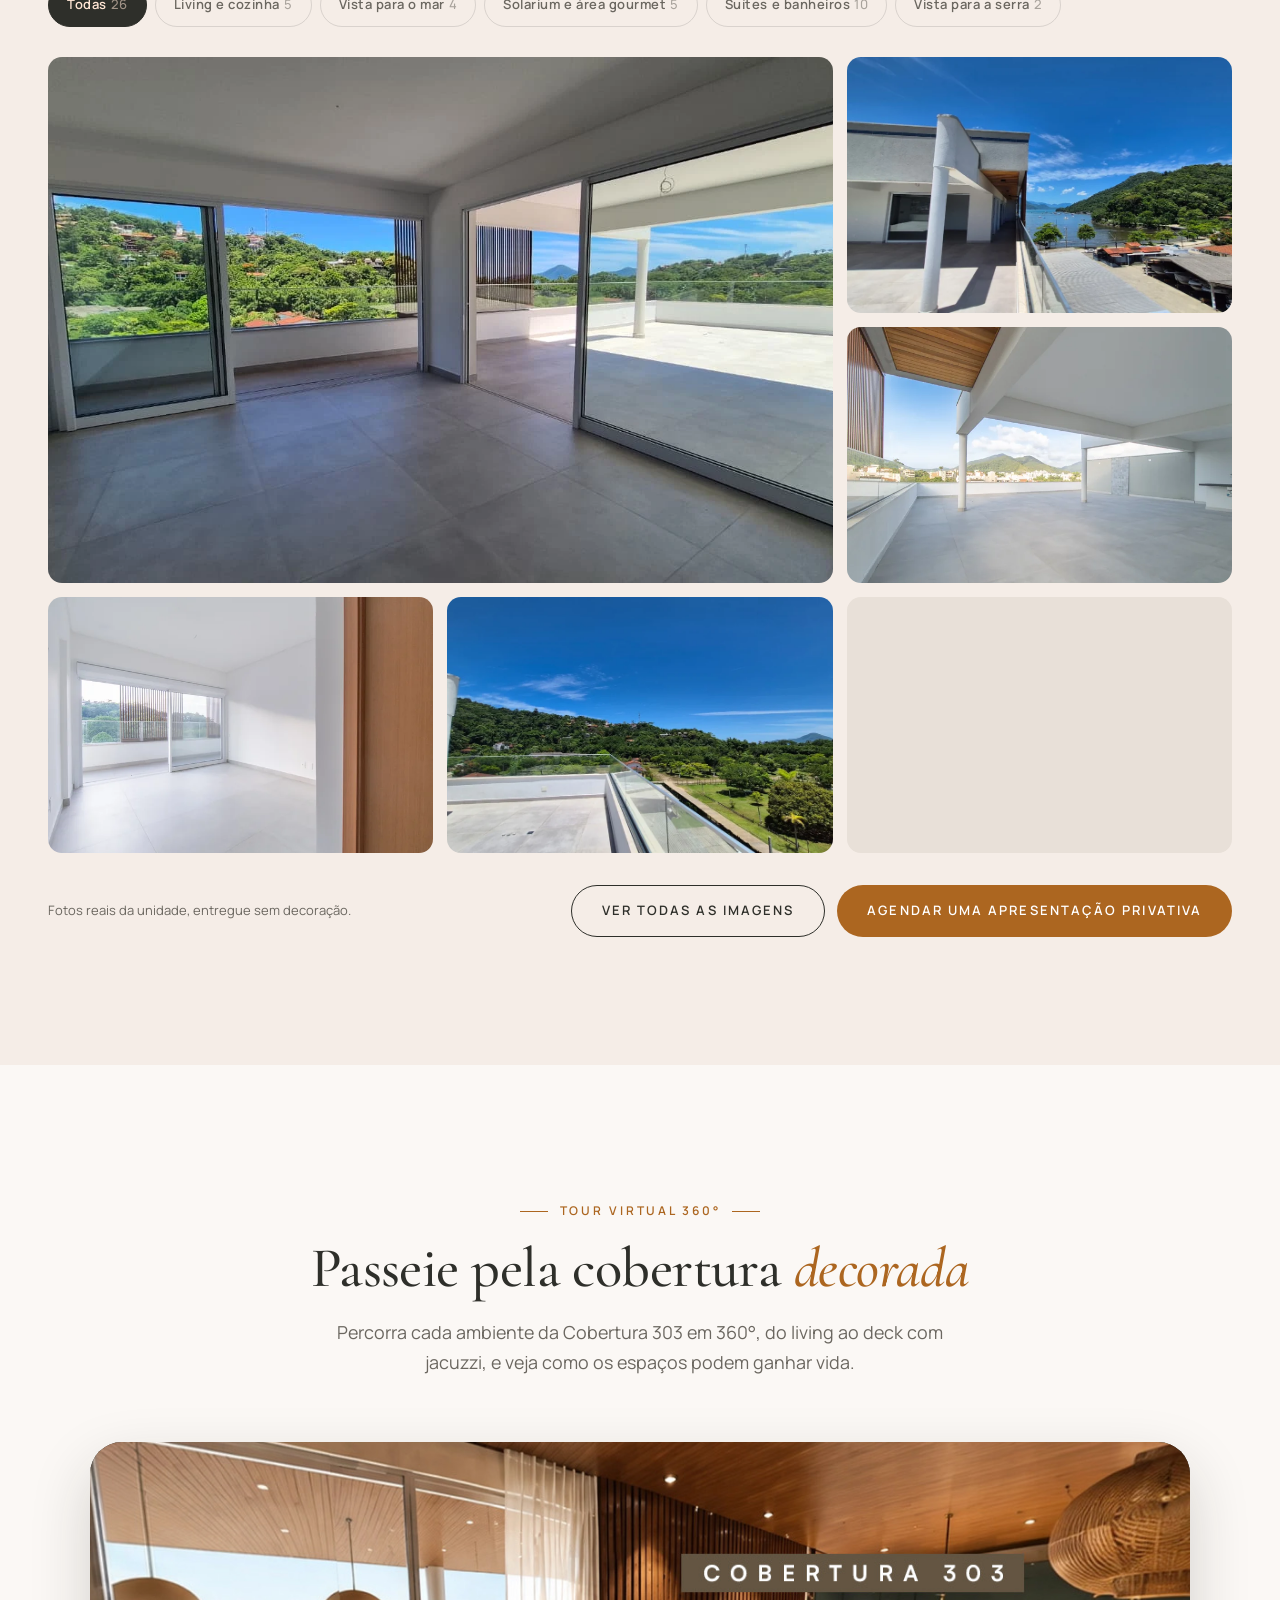
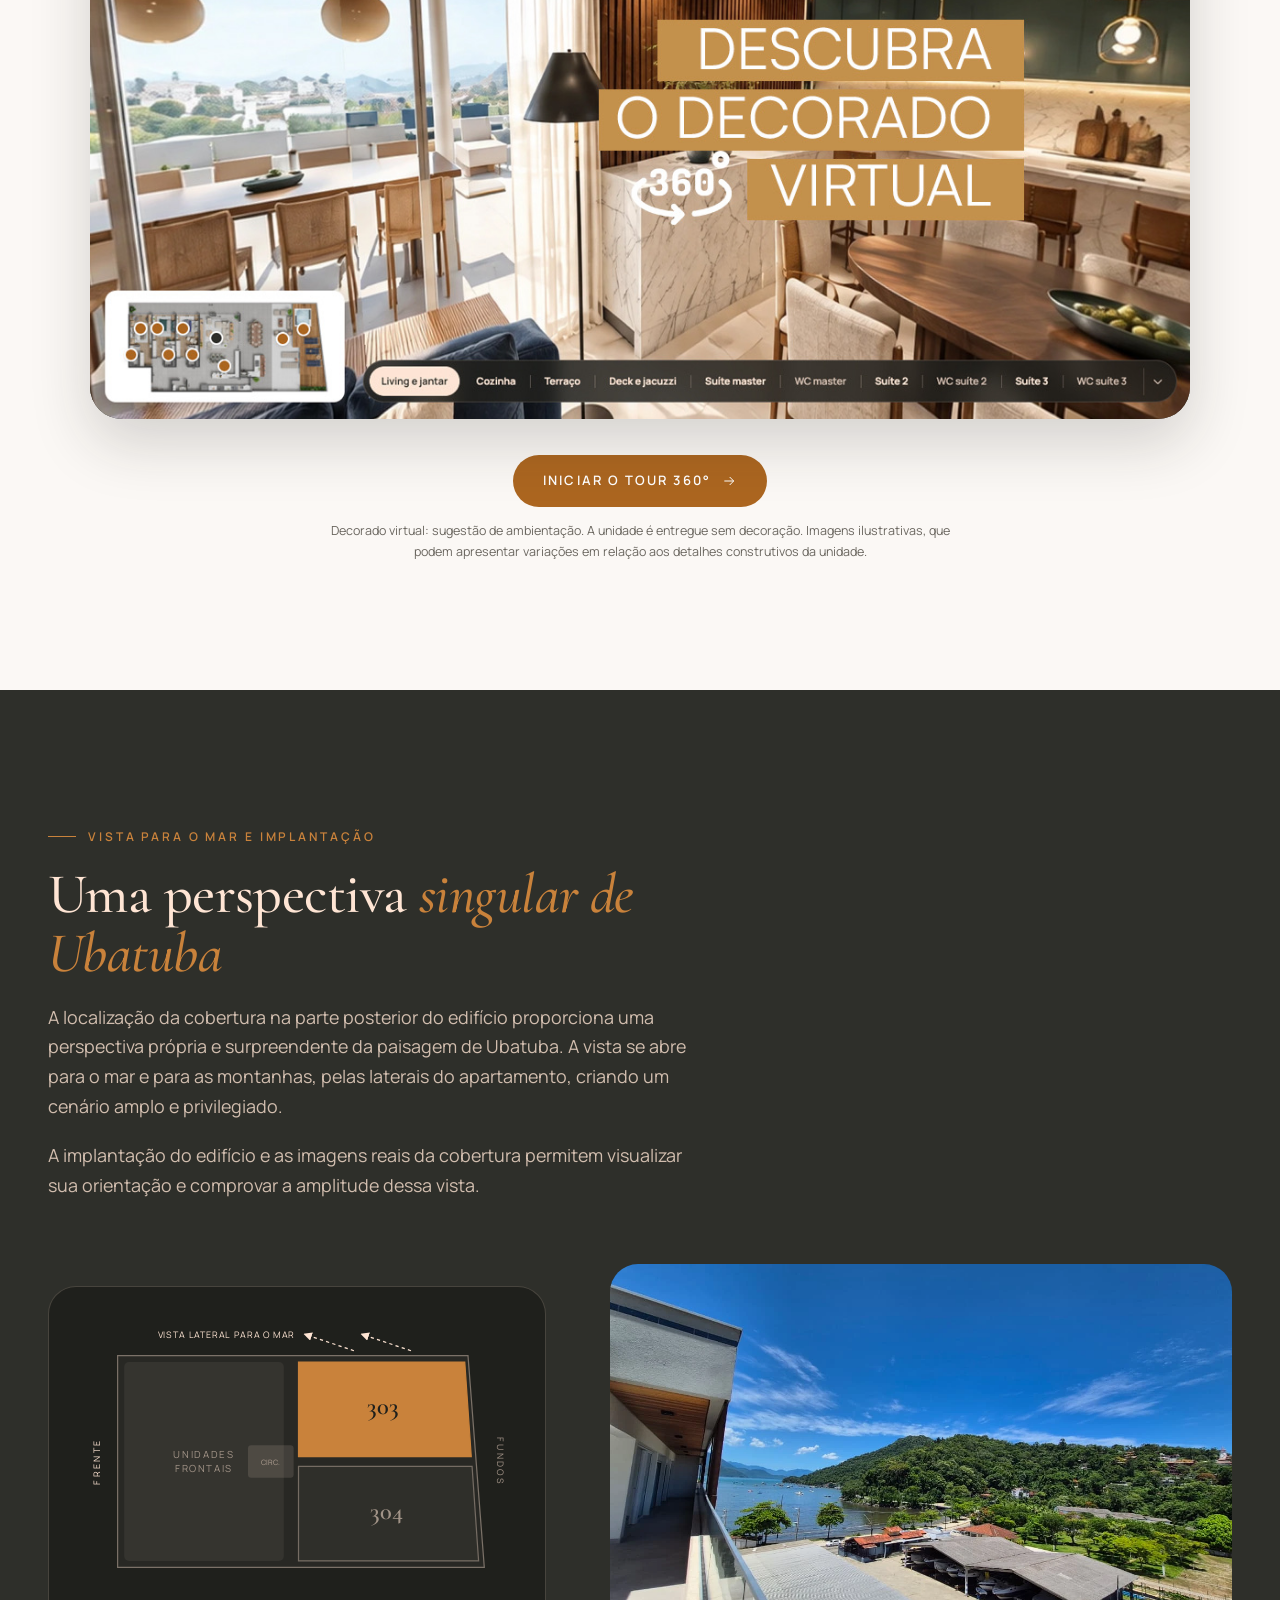
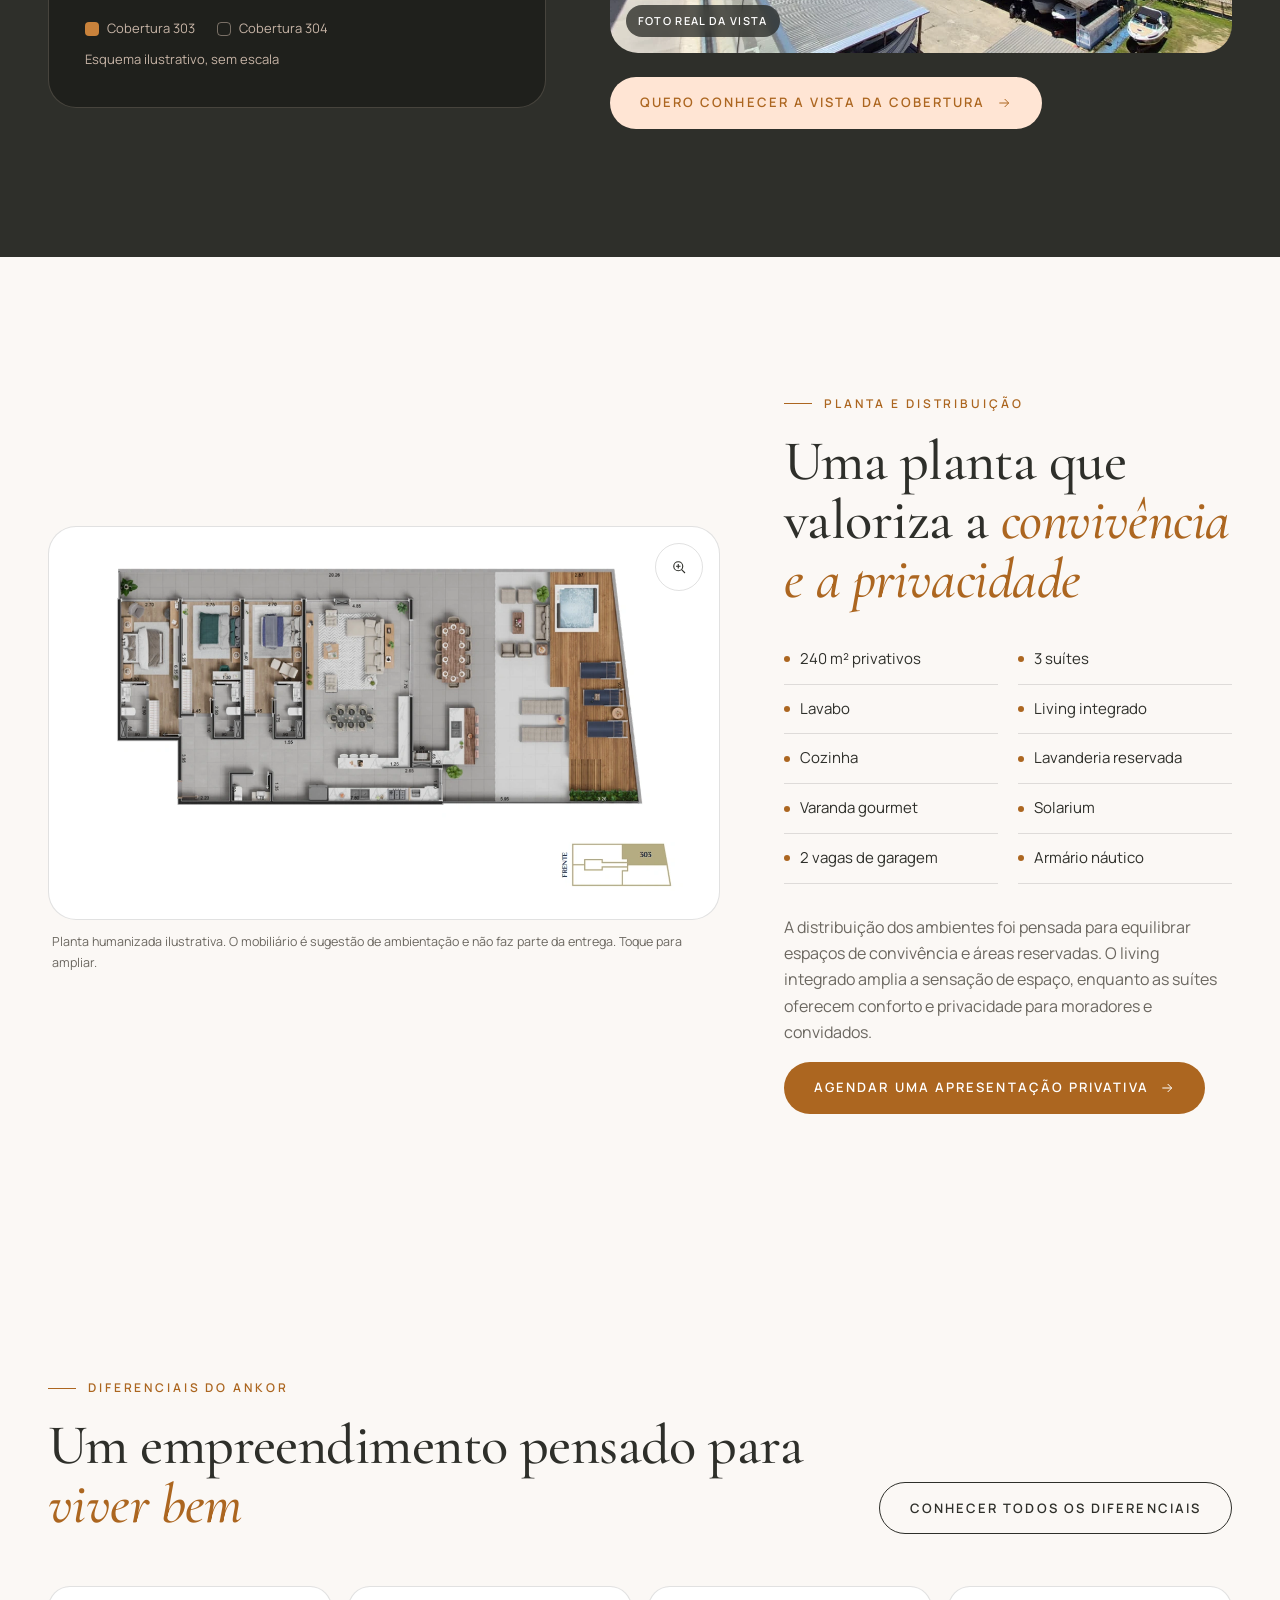
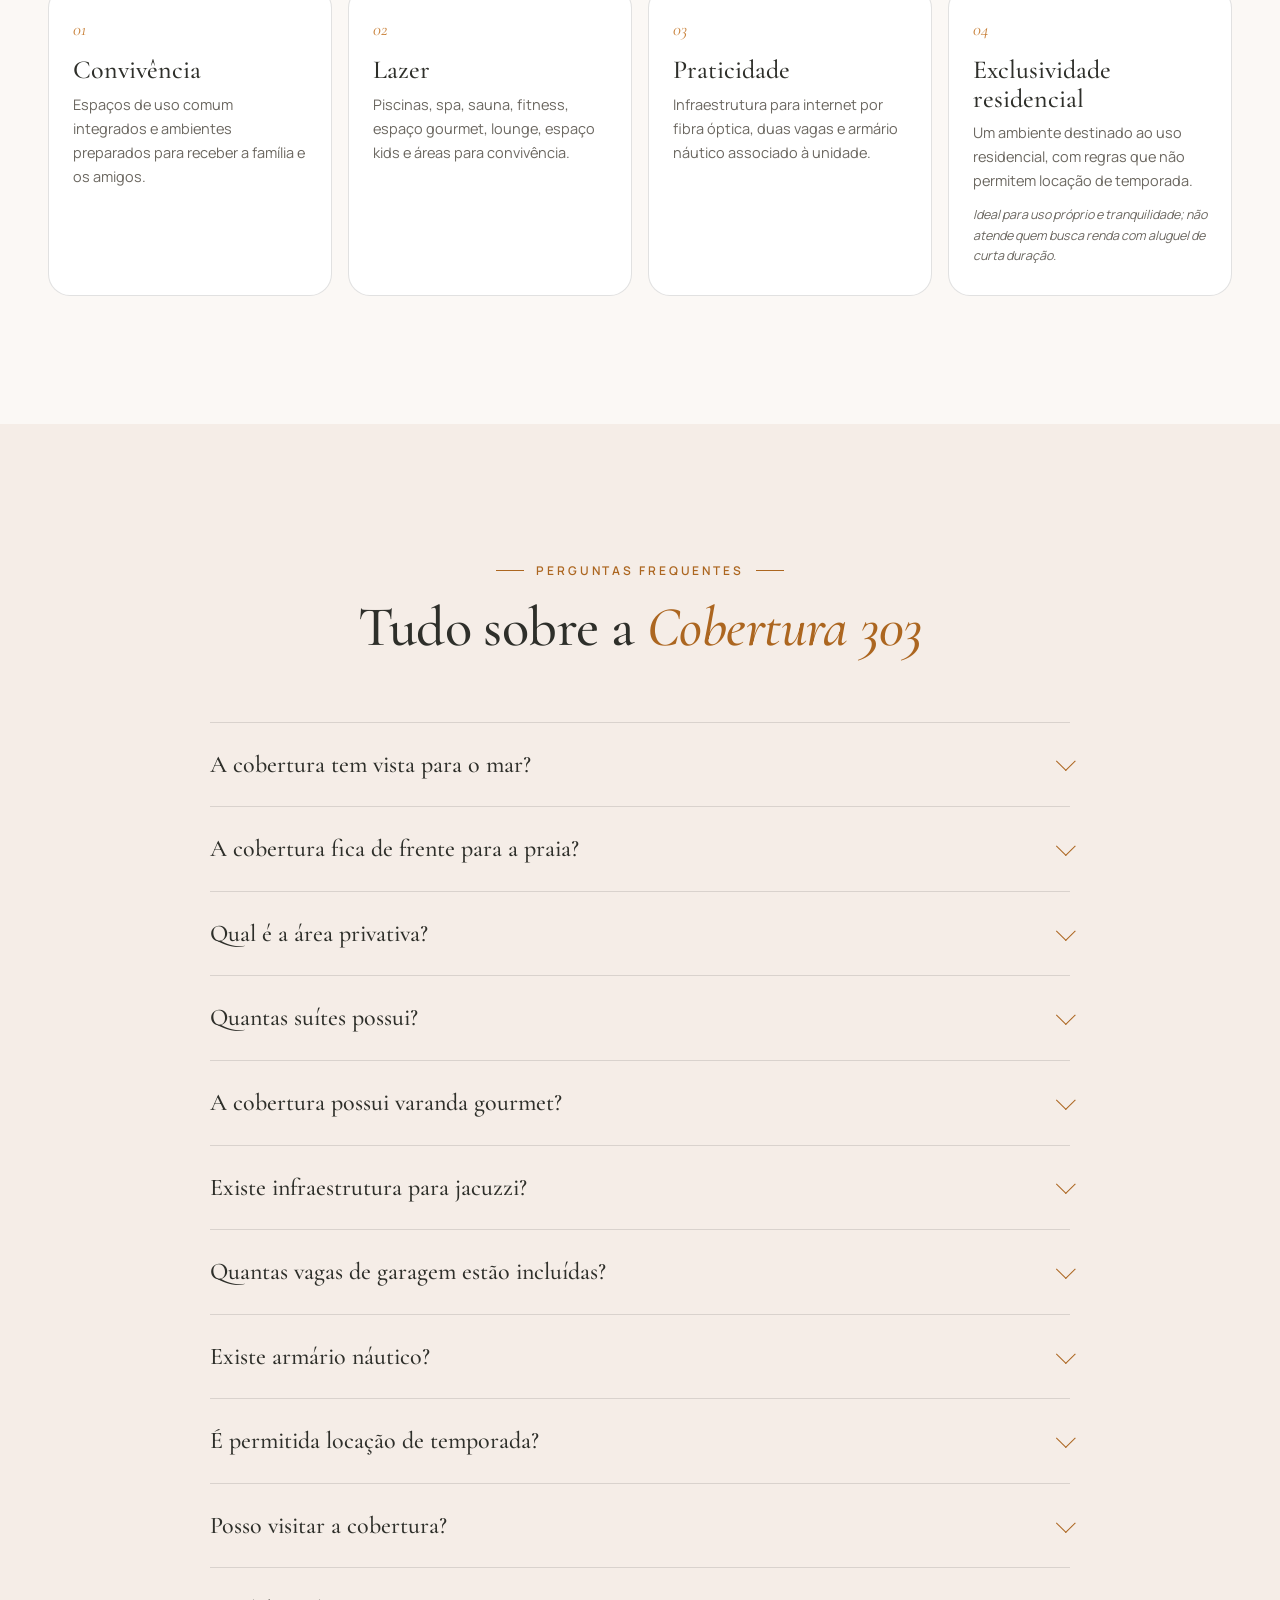
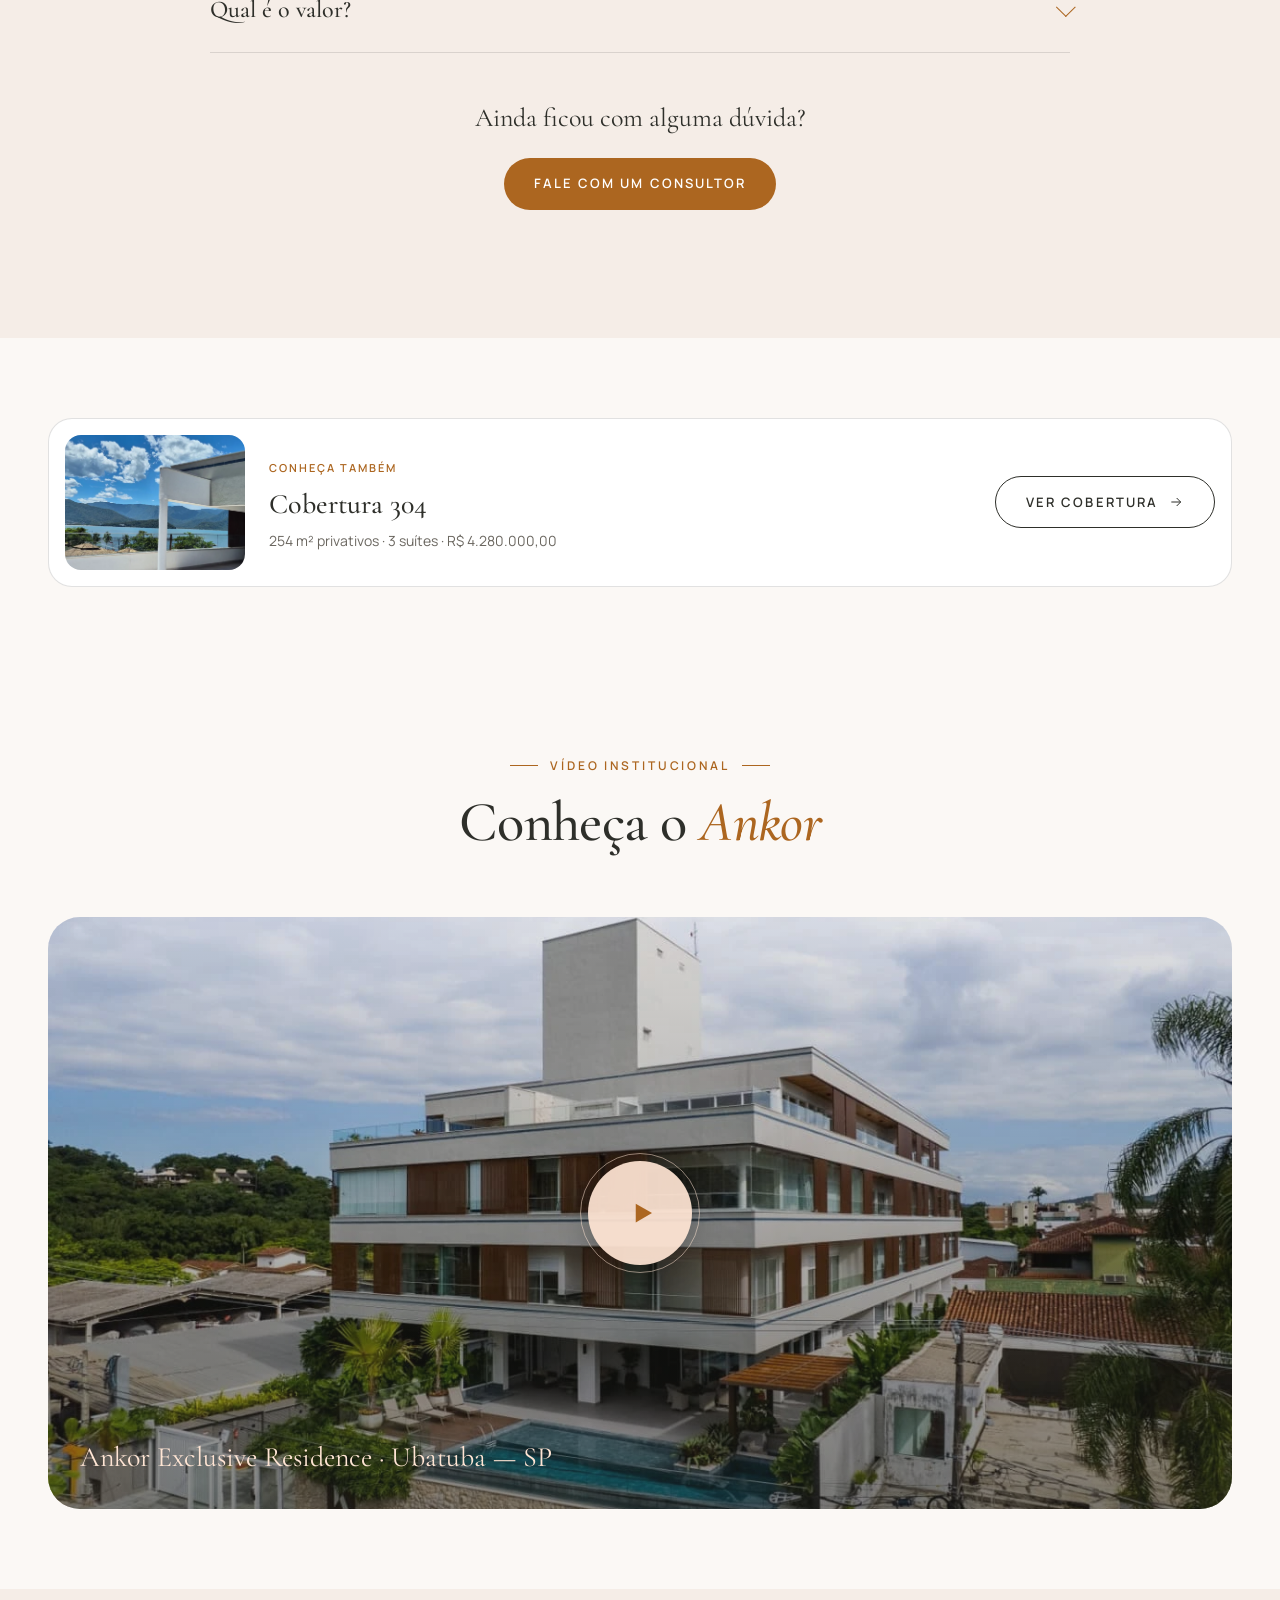
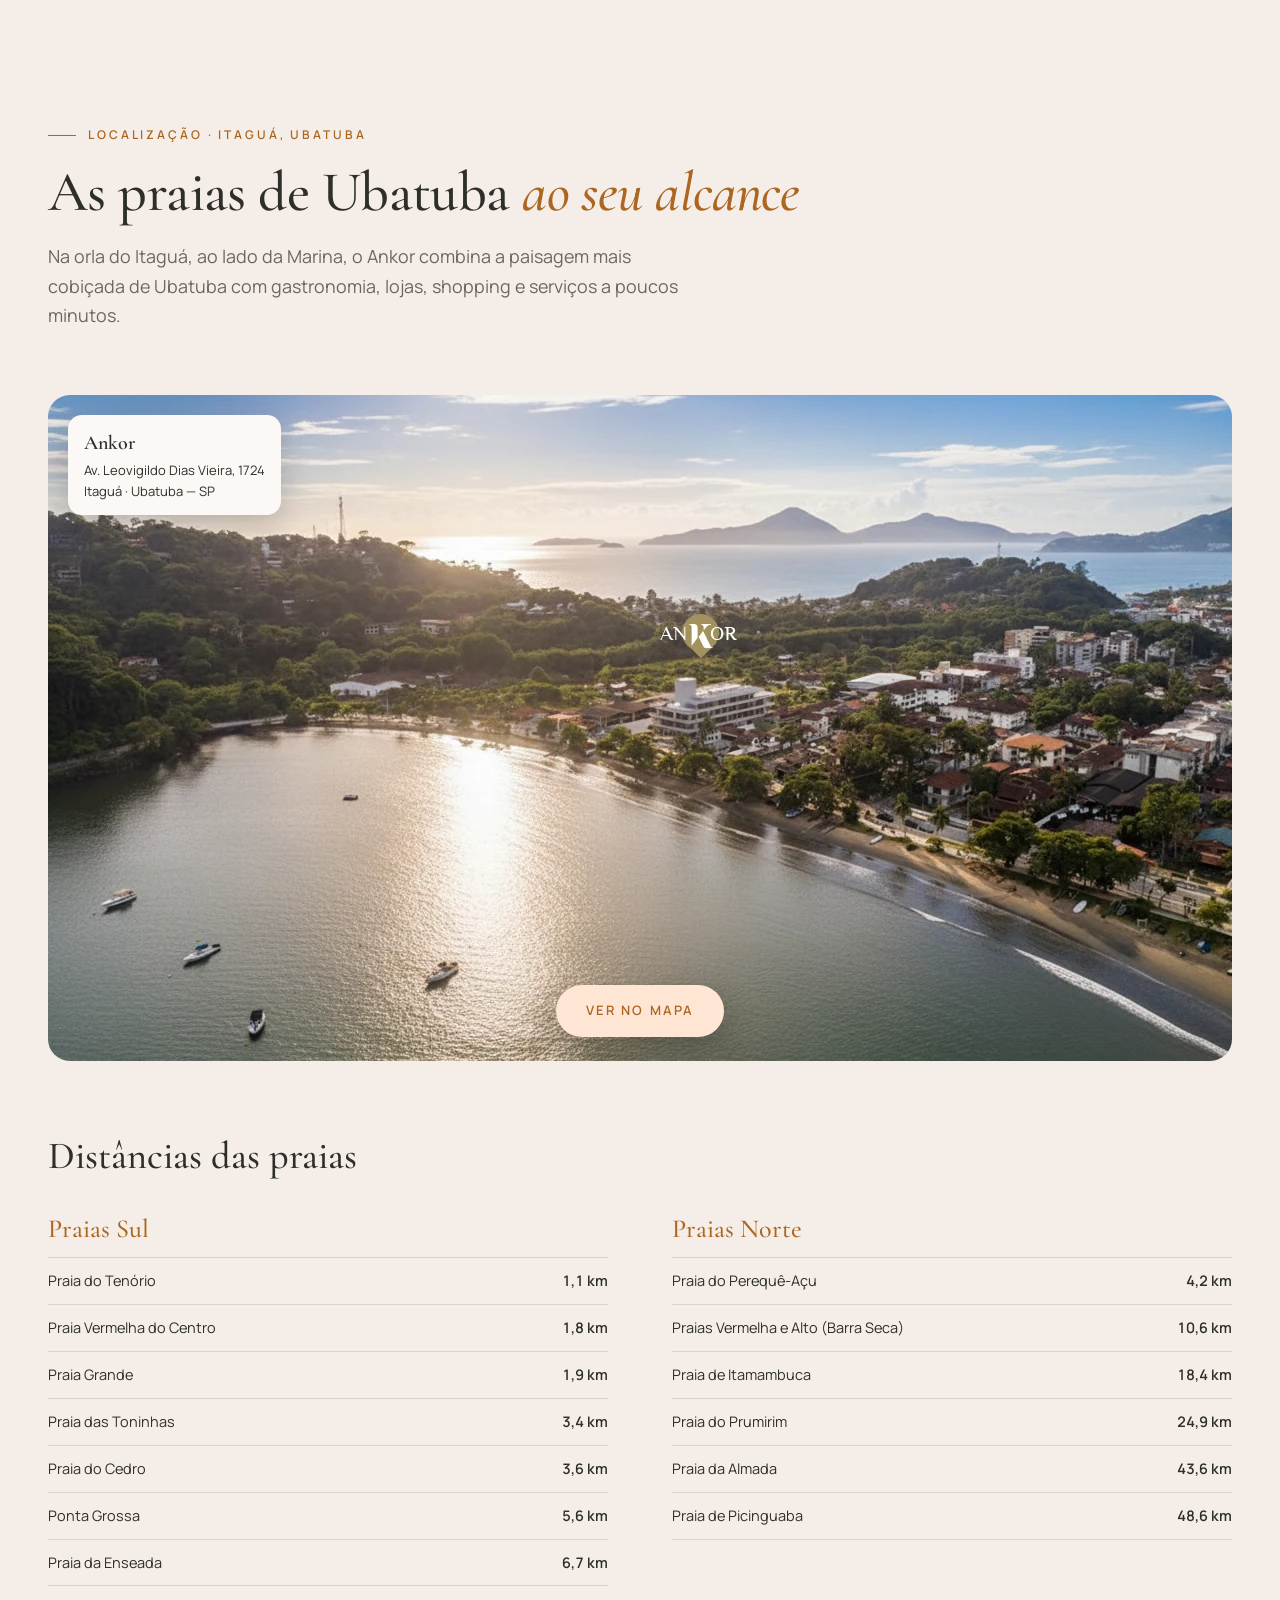
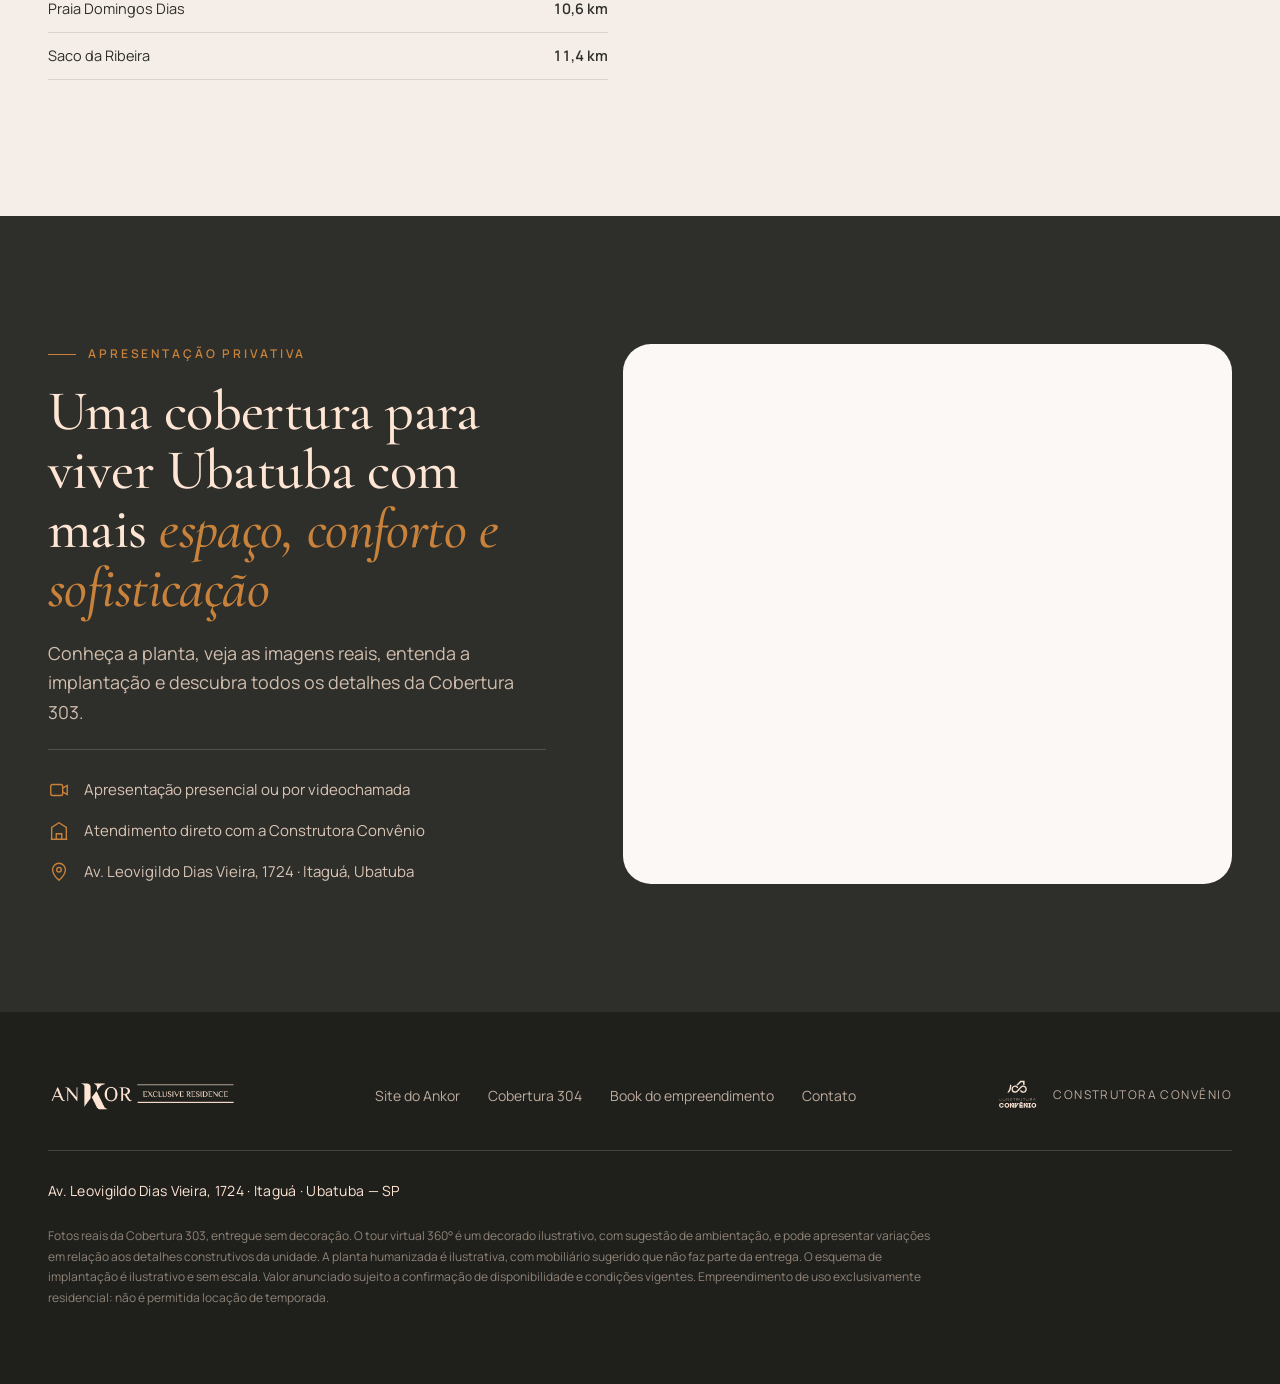
<file: cobertura-303/index.html>
<!doctype html>
<html lang="pt-BR" data-base="../">
<head>
<meta charset="utf-8">
<meta name="viewport" content="width=device-width, initial-scale=1, viewport-fit=cover">
<title>Cobertura 303 · 240 m² · Ankor Exclusive Residence</title>
<meta name="description" content="Cobertura 303 no Ankor Exclusive Residence, Itaguá, Ubatuba: 240 m² privativos, 3 suítes, varanda gourmet, solarium com infraestrutura para jacuzzi, 2 vagas e armário náutico. R$ 3.980.000,00.">
<meta name="theme-color" content="#2e2f2a">
<link rel="icon" href="../assets/brand/favicon.png">
<meta property="og:title" content="Cobertura 303 · Ankor Exclusive Residence">
<meta property="og:description" content="Uma cobertura única, pensada para quem valoriza espaço, conforto e sofisticação.">
<meta property="og:image" content="https://construtoraconvenio.com.br/ankor/assets/img/og/og-303.jpg">
<meta property="og:url" content="https://construtoraconvenio.com.br/ankor/cobertura-303/">
<meta property="og:type" content="website">
<link rel="canonical" href="https://construtoraconvenio.com.br/ankor/cobertura-303/">
<link rel="preconnect" href="https://fonts.googleapis.com">
<link rel="preconnect" href="https://fonts.gstatic.com" crossorigin>
<link href="https://fonts.googleapis.com/css2?family=Cormorant+Garamond:ital,wght@0,400;0,500;0,600;1,500&family=Manrope:wght@400;500;600&display=swap" rel="stylesheet">
<link rel="preload" as="image" href="../assets/img/hero/lp-303.webp" fetchpriority="high">
<link rel="stylesheet" href="../assets/css/style.css?v=20261008b">
<script>(function(w,d,s,l,i){w[l]=w[l]||[];w[l].push({'gtm.start':new Date().getTime(),event:'gtm.js'});var f=d.getElementsByTagName(s)[0],j=d.createElement(s),dl=l!='dataLayer'?'&l='+l:'';j.async=true;j.src='https://www.googletagmanager.com/gtm.js?id='+i+dl;f.parentNode.insertBefore(j,f);})(window,document,'script','dataLayer','GTM-N2VF7FVX');</script>
<script async src="https://www.googletagmanager.com/gtag/js?id=G-858ZVEWJJ1"></script>
<script>window.dataLayer=window.dataLayer||[];function gtag(){dataLayer.push(arguments);}gtag('js',new Date());gtag('config','G-858ZVEWJJ1');gtag('config','AW-10869641873');</script>
<script>!function(f,b,e,v,n,t,s){if(f.fbq)return;n=f.fbq=function(){n.callMethod?n.callMethod.apply(n,arguments):n.queue.push(arguments)};if(!f._fbq)f._fbq=n;n.push=n;n.loaded=!0;n.version='2.0';n.queue=[];t=b.createElement(e);t.async=!0;t.src=v;s=b.getElementsByTagName(e)[0];s.parentNode.insertBefore(t,s)}(window,document,'script','https://connect.facebook.net/en_US/fbevents.js');fbq('init','279593157240250');fbq('track','PageView');fbq('track','ViewContent',{content_name:'Cobertura 303'});</script>
<script async src="https://t.contentsquare.net/uxa/3d94dfe17b9cd.js"></script>
</head>
<body>
<noscript><iframe src="https://www.googletagmanager.com/ns.html?id=GTM-N2VF7FVX" height="0" width="0" style="display:none;visibility:hidden"></iframe></noscript>

<header class="header">
  <div class="container header__inner">
    <a href="../" class="logo logo--lg" aria-label="Voltar ao site do Ankor"><img src="../assets/brand/ankor-logo.png" alt="Ankor Exclusive Residence" width="310" height="58"></a>
    <button class="nav-toggle" aria-label="Abrir menu" aria-expanded="false" aria-controls="menu"><span></span></button>
    <nav class="nav" id="menu" aria-label="Cobertura 303">
      <a href="#destaques">Destaques</a>
      <a href="#galeria">Galeria</a>
      <a href="#tour">Tour 360°</a>
      <a href="#vista">Vista</a>
      <a href="#planta">Planta</a>
      <a href="#faq">Dúvidas</a>
      <a href="#agendar" class="btn btn--peach" data-goal="Agendar apresentação privativa">Agendar apresentação</a>
    </nav>
  </div>
</header>

<main>
<!-- 1. HERO -->
<section class="lp-hero">
  <div class="container lp-hero__content">
    <div class="lp-hero__grid">
      <div class="lp-hero__text">
        <p class="eyebrow">Cobertura 303 · Ankor Exclusive Residence</p>
        <h1 class="h1">Uma cobertura única, pensada para quem valoriza <em>espaço, conforto e sofisticação</em>.</h1>
        <p class="lp-hero__sub">Ambientes amplos, varanda gourmet e solarium com vista para o mar, em uma localização privilegiada no Itaguá.</p>
      </div>
      <figure class="lp-hero__photo" style="--pos:50% 50%;--zoom:1">
        <img src="../assets/img/hero/lp-303.webp" alt="Varanda gourmet coberta da Cobertura 303, com forro de madeira e vista para as montanhas" width="1600" height="1280" fetchpriority="high">
        <span class="photo-note">Foto real · varanda gourmet</span>
      </figure>
    </div>
    <div class="spec-bar">
      <div class="spec-bar__price"><small>Valor</small><strong>R$ 3.980.000,00</strong></div>
      <ul class="spec-bar__list">
        <li>240 m² privativos</li><li>3 suítes</li><li>Varanda gourmet</li><li>Solarium com infraestrutura para jacuzzi</li><li>2 vagas</li><li>Armário náutico</li>
      </ul>
      <a href="#agendar" class="btn btn--peach" data-goal="Agendar apresentação privativa">Agendar uma apresentação privativa <svg viewBox="0 0 24 24" fill="none" stroke="currentColor" stroke-width="1.5"><path d="M5 12h14M13 6l6 6-6 6"/></svg></a>
    </div>
  </div>
</section>

<!-- 2. APRESENTAÇÃO -->
<section class="section section--sand">
  <div class="container split">
    <div class="reveal">
      <p class="eyebrow">A cobertura</p>
      <h2 class="h2">Um espaço para viver Ubatuba com <em>mais conforto</em></h2>
      <p style="margin-top:24px">Mais do que uma cobertura, o Ankor oferece um ambiente pensado para aproveitar o litoral com tranquilidade, privacidade e sofisticação. A integração entre os espaços sociais, a amplitude dos ambientes e a presença da varanda gourmet criam novas possibilidades para viver, relaxar e receber a família e os amigos.</p>
      <p>O solarium amplia a experiência da cobertura e proporciona momentos especiais de contemplação, com vista para o mar e a atmosfera única de Ubatuba.</p>
      <a href="#agendar" class="btn btn--primary" style="margin-top:12px" data-goal="Agendar apresentação privativa">Agendar uma apresentação privativa <svg viewBox="0 0 24 24" fill="none" stroke="currentColor" stroke-width="1.5"><path d="M5 12h14M13 6l6 6-6 6"/></svg></a>
    </div>
    <figure class="split__media reveal reveal-d1" style="margin:0">
      <img src="../assets/img/vista/303-vista-solarium.webp" alt="Solarium da Cobertura 303 com vista para o mar" loading="lazy" width="1280" height="720">
      <span class="tag">Foto real · unidade sem decoração</span>
    </figure>
  </div>
</section>

<!-- 3. DESTAQUES -->
<section class="section" id="destaques">
  <div class="container">
    <div class="section-head reveal">
      <p class="eyebrow">Destaques da unidade</p>
      <h2 class="h2">Cada ambiente pensado para tornar a <em>experiência única</em></h2>
    </div>
    <div class="highlights">
      <article class="hl reveal"><div class="hl__icon"><svg viewBox="0 0 24 24" fill="none" stroke="currentColor" stroke-width="1.5"><path d="M4 4h16v16H4zM4 9h5M9 4v5M15 20v-5h5"/></svg></div><h3>Área privativa</h3><p><strong>240 m² de área privativa</strong> para viver com amplitude, conforto e liberdade de composição.</p></article>
      <article class="hl reveal reveal-d1"><div class="hl__icon"><svg viewBox="0 0 24 24" fill="none" stroke="currentColor" stroke-width="1.5"><path d="M3 18v-6a2 2 0 012-2h14a2 2 0 012 2v6M3 15h18M6 10V7a1 1 0 011-1h4a1 1 0 011 1v3M12 10V7a1 1 0 011-1h4a1 1 0 011 1v3"/></svg></div><h3>Suítes</h3><p><strong>3 suítes</strong>, incluindo suíte master, para preservar a privacidade e acomodar a família com conforto.</p></article>
      <article class="hl reveal reveal-d2"><div class="hl__icon"><svg viewBox="0 0 24 24" fill="none" stroke="currentColor" stroke-width="1.5"><path d="M4 11V8a2 2 0 012-2h12a2 2 0 012 2v3M2 13a2 2 0 014 0v2h12v-2a2 2 0 014 0v5H2zM5 18v2M19 18v2"/></svg></div><h3>Living</h3><p><strong>Living amplo e integrado à cozinha</strong>, favorecendo a convivência, a iluminação natural e a fluidez dos ambientes.</p></article>
      <article class="hl reveal"><div class="hl__icon"><svg viewBox="0 0 24 24" fill="none" stroke="currentColor" stroke-width="1.5"><path d="M5 10h14l-1.5 5h-11zM9 15l-2 5M15 15l2 5M9 6c0-1 1-1 1-2M13 6c0-1 1-1 1-2"/></svg></div><h3>Varanda gourmet</h3><p><strong>Varanda gourmet com churrasqueira a gás</strong>, criada para receber bem em todos os momentos.</p></article>
      <article class="hl reveal reveal-d1"><div class="hl__icon"><svg viewBox="0 0 24 24" fill="none" stroke="currentColor" stroke-width="1.5"><circle cx="12" cy="12" r="4"/><path d="M12 2v2M12 20v2M4.9 4.9l1.4 1.4M17.7 17.7l1.4 1.4M2 12h2M20 12h2M4.9 19.1l1.4-1.4M17.7 6.3l1.4-1.4"/></svg></div><h3>Solarium</h3><p><strong>Solarium com infraestrutura para jacuzzi</strong>, um espaço reservado para relaxar e contemplar a vista para o mar.</p></article>
      <article class="hl reveal reveal-d2"><div class="hl__icon"><svg viewBox="0 0 24 24" fill="none" stroke="currentColor" stroke-width="1.5"><path d="M5 16V11l2-5h10l2 5v5M5 16h14M5 16v2M19 16v2M7.5 13h.01M16.5 13h.01"/></svg></div><h3>Garagem</h3><p><strong>2 vagas amplas</strong>, com praticidade para moradores e convidados.</p></article>
      <article class="hl reveal"><div class="hl__icon"><svg viewBox="0 0 24 24" fill="none" stroke="currentColor" stroke-width="1.5"><circle cx="12" cy="5" r="2"/><path d="M12 7v14M8 11h8M5 15a7 7 0 0014 0"/></svg></div><h3>Armário náutico</h3><p><strong>Armário náutico espaçoso</strong>, pensado para acompanhar o estilo de vida de quem aproveita o litoral e as atividades no mar.</p></article>
      <article class="hl hl--accent reveal reveal-d1"><div><h3>Quer ver de perto?</h3><p>Agende uma visita presencial ou por videochamada.</p></div><a href="#agendar" class="btn btn--peach" data-goal="Agendar apresentação privativa">Agendar <svg viewBox="0 0 24 24" fill="none" stroke="currentColor" stroke-width="1.5"><path d="M5 12h14M13 6l6 6-6 6"/></svg></a></article>
    </div>
  </div>
</section>

<!-- 4. GALERIA -->
<section class="section section--sand" id="galeria">
  <div class="container" data-inline-gallery="303" data-limit="6">
    <div class="section-head reveal">
      <p class="eyebrow">Galeria de ambientes</p>
      <h2 class="h2">Uma cobertura feita para ser <em>vivida em todos os detalhes</em></h2>
      <p class="lead">Ambientes bem elaborados, materiais selecionados e uma arquitetura que valoriza a integração com a natureza.</p>
    </div>
    <div class="tabs" role="tablist" aria-label="Filtrar ambientes"></div>
    <div class="lp-gallery" data-lb-group></div>
    <div class="gallery-actions">
      <p>Fotos reais da unidade, entregue sem decoração.</p>
      <div style="display:flex;gap:12px;flex-wrap:wrap">
        <button class="btn btn--ghost" data-open-gallery="303">Ver todas as imagens</button>
        <a href="#agendar" class="btn btn--primary" data-goal="Agendar apresentação privativa">Agendar uma apresentação privativa</a>
      </div>
    </div>
  </div>
</section>

<!-- TOUR 360° (decorado virtual; a arte do botão é a mesma da prévia de compartilhamento do tour) -->
<section class="section" id="tour">
  <div class="container">
    <div class="section-head section-head--center reveal">
      <p class="eyebrow">Tour virtual 360°</p>
      <h2 class="h2">Passeie pela cobertura <em>decorada</em></h2>
      <p class="lead">Percorra cada ambiente da Cobertura 303 em 360°, do living ao deck com jacuzzi, e veja como os espaços podem ganhar vida.</p>
    </div>
    <a class="tour-card reveal" href="../tour-303/" target="_blank" rel="noopener" data-tour="303" aria-label="Abrir o tour virtual 360° da Cobertura 303 em uma nova aba">
      <img src="../assets/img/og/og-tour-303.jpg" alt="Decorado virtual da Cobertura 303: living e jantar em 360°" loading="lazy" width="1200" height="630">
    </a>
    <div class="tour-actions reveal">
      <a href="../tour-303/" target="_blank" rel="noopener" class="btn btn--primary" data-tour="303">Iniciar o tour 360° <svg viewBox="0 0 24 24" fill="none" stroke="currentColor" stroke-width="1.5"><path d="M5 12h14M13 6l6 6-6 6"/></svg></a>
      <p>Decorado virtual: sugestão de ambientação. A unidade é entregue sem decoração. Imagens ilustrativas, que podem apresentar variações em relação aos detalhes construtivos da unidade.</p>
    </div>
  </div>
</section>

<!-- 5. VISTA E IMPLANTAÇÃO -->
<section class="section section--dark" id="vista">
  <div class="container">
    <div class="section-head reveal">
      <p class="eyebrow">Vista para o mar e implantação</p>
      <h2 class="h2">Uma perspectiva <em>singular de Ubatuba</em></h2>
      <p class="lead">A localização da cobertura na parte posterior do edifício proporciona uma perspectiva própria e surpreendente da paisagem de Ubatuba. A vista se abre para o mar e para as montanhas, pelas laterais do apartamento, criando um cenário amplo e privilegiado.</p>
      <p class="lead">A implantação do edifício e as imagens reais da cobertura permitem visualizar sua orientação e comprovar a amplitude dessa vista.</p>
    </div>
    <div class="view">
      <div class="implant reveal">
        <svg viewBox="0 0 520 340" role="img" aria-labelledby="impl-t">
  <title id="impl-t">Esquema de implantação: a Cobertura 303 fica na parte posterior do edifício, com vista lateral para o mar</title>
  <defs><marker id="ah" viewBox="0 0 10 10" refX="8" refY="5" markerWidth="7" markerHeight="7" orient="auto-start-reverse"><path d="M0 0L10 5L0 10z" fill="#ffe5d4"/></marker></defs>
  <path d="M40 40H470L490 300H40Z" fill="rgba(255,229,212,.04)" stroke="rgba(255,229,212,.4)" stroke-width="1.5"/>
  <rect x="48" y="48" width="196" height="244" rx="6" fill="rgba(255,229,212,.06)"/>
  <text x="146" y="166" fill="rgba(255,229,212,.55)" font-family="Manrope, sans-serif" font-size="12" text-anchor="middle" letter-spacing="2">UNIDADES</text>
  <text x="146" y="183" fill="rgba(255,229,212,.55)" font-family="Manrope, sans-serif" font-size="12" text-anchor="middle" letter-spacing="2">FRONTAIS</text>
  <rect x="200" y="150" width="56" height="40" rx="4" fill="rgba(255,229,212,.12)"/>
  <text x="228" y="174" fill="rgba(255,229,212,.55)" font-family="Manrope, sans-serif" font-size="9" text-anchor="middle">CIRC.</text>
  <path d="M262 48H466L474 164H262Z" fill="#c9823b" stroke="#c9823b" stroke-width="1.5"/>
  <path d="M262 176H475L483 292H262Z" fill="rgba(255,229,212,.03)" stroke="rgba(255,229,212,.35)" stroke-width="1.5"/>
  <text x="366" y="112" fill="#1f201c" font-family="Cormorant Garamond, serif" font-size="30" font-weight="600" text-anchor="middle">303</text>
  <text x="370" y="241" fill="rgba(255,229,212,.55)" font-family="Cormorant Garamond, serif" font-size="30" font-weight="600" text-anchor="middle">304</text>
  <text x="18" y="170" fill="#ffe5d4" font-family="Manrope, sans-serif" font-size="11" letter-spacing="3" text-anchor="middle" transform="rotate(-90 18 170)">FRENTE</text>
  <text x="506" y="170" fill="rgba(255,229,212,.6)" font-family="Manrope, sans-serif" font-size="11" letter-spacing="3" text-anchor="middle" transform="rotate(90 506 170)">FUNDOS</text>
  <line x1="330" y1="34" x2="270" y2="14" stroke="#ffe5d4" stroke-width="1.5" stroke-dasharray="4 4" marker-end="url(#ah)"/>
  <line x1="400" y1="34" x2="340" y2="14" stroke="#ffe5d4" stroke-width="1.5" stroke-dasharray="4 4" marker-end="url(#ah)"/>
  <text x="258" y="18" fill="#ffe5d4" font-family="Manrope, sans-serif" font-size="11" letter-spacing="1" text-anchor="end">VISTA LATERAL PARA O MAR</text>
</svg>
        <div class="implant__legend">
          <span><i style="background:#c9823b"></i>Cobertura 303</span>
          <span><i style="border:1px solid rgba(255,229,212,.4)"></i>Cobertura 304</span>
          <span>Esquema ilustrativo, sem escala</span>
        </div>
      </div>
      <div class="reveal reveal-d1">
        <figure class="view__photo" data-lb-group>
          <button class="g-item" data-img="303-vista-mar" style="border-radius:0"><img src="../assets/img/vista/303-vista-mar.webp" alt="Vista lateral para o mar a partir da Cobertura 303" loading="lazy" width="1280" height="720"></button>
          <span class="tag">Foto real da vista</span>
        </figure>
        <a href="#agendar" class="btn btn--peach" style="margin-top:24px" data-goal="Conhecer a vista da cobertura">Quero conhecer a vista da cobertura <svg viewBox="0 0 24 24" fill="none" stroke="currentColor" stroke-width="1.5"><path d="M5 12h14M13 6l6 6-6 6"/></svg></a>
      </div>
    </div>
  </div>
</section>

<!-- 6. PLANTA -->
<section class="section" id="planta">
  <div class="container plan">
    <div class="reveal" data-lb-group>
      <button class="plan__img" data-img="planta-303" aria-label="Ampliar planta da Cobertura 303">
        <img src="../assets/img/plantas/planta-303.webp" alt="Planta humanizada da Cobertura 303" loading="lazy" width="1212" height="668">
        <span class="icon-btn plan__zoom" aria-hidden="true"><svg viewBox="0 0 24 24" fill="none" stroke="currentColor" stroke-width="1.5"><circle cx="11" cy="11" r="6"/><path d="M20 20l-4.5-4.5M11 8v6M8 11h6"/></svg></span>
      </button>
      <p style="font-size:12.5px;color:var(--muted);margin:12px 4px 0">Planta humanizada ilustrativa. O mobiliário é sugestão de ambientação e não faz parte da entrega. Toque para ampliar.</p>
    </div>
    <div class="reveal reveal-d1">
      <p class="eyebrow">Planta e distribuição</p>
      <h2 class="h2">Uma planta que valoriza a <em>convivência e a privacidade</em></h2>
      <ul class="plan-list">
        <li>240 m² privativos</li><li>3 suítes</li><li>Lavabo</li><li>Living integrado</li><li>Cozinha</li><li>Lavanderia reservada</li><li>Varanda gourmet</li><li>Solarium</li><li>2 vagas de garagem</li><li>Armário náutico</li>
      </ul>
      <p style="color:var(--muted)">A distribuição dos ambientes foi pensada para equilibrar espaços de convivência e áreas reservadas. O living integrado amplia a sensação de espaço, enquanto as suítes oferecem conforto e privacidade para moradores e convidados.</p>
      <a href="#agendar" class="btn btn--primary" data-goal="Agendar apresentação privativa">Agendar uma apresentação privativa <svg viewBox="0 0 24 24" fill="none" stroke="currentColor" stroke-width="1.5"><path d="M5 12h14M13 6l6 6-6 6"/></svg></a>
    </div>
  </div>
</section>

<!-- 8. DIFERENCIAIS DO ANKOR -->
<section class="section" id="diferenciais">
  <div class="container">
    <div class="head-row">
      <div class="section-head reveal">
        <p class="eyebrow">Diferenciais do Ankor</p>
        <h2 class="h2">Um empreendimento pensado para <em>viver bem</em></h2>
      </div>
      <a href="../#diferenciais" class="btn btn--ghost">Conhecer todos os diferenciais</a>
    </div>
    <div class="diffs">
      <article class="diff reveal"><span class="tile__num">01</span><h3>Convivência</h3><p>Espaços de uso comum integrados e ambientes preparados para receber a família e os amigos.</p></article>
      <article class="diff reveal reveal-d1"><span class="tile__num">02</span><h3>Lazer</h3><p>Piscinas, spa, sauna, fitness, espaço gourmet, lounge, espaço kids e áreas para convivência.</p></article>
      <article class="diff reveal reveal-d2"><span class="tile__num">03</span><h3>Praticidade</h3><p>Infraestrutura para internet por fibra óptica, duas vagas e armário náutico associado à unidade.</p></article>
      <article class="diff reveal reveal-d3"><span class="tile__num">04</span><h3>Exclusividade residencial</h3><p>Um ambiente destinado ao uso residencial, com regras que não permitem locação de temporada.</p><small>Ideal para uso próprio e tranquilidade; não atende quem busca renda com aluguel de curta duração.</small></article>
    </div>
  </div>
</section>

<!-- 9. FAQ -->
<section class="section section--sand" id="faq">
  <div class="container">
    <div class="section-head section-head--center reveal">
      <p class="eyebrow">Perguntas frequentes</p>
      <h2 class="h2">Tudo sobre a <em>Cobertura 303</em></h2>
    </div>
    <div class="faq reveal">
      <details><summary>A cobertura tem vista para o mar?</summary><p>Sim. A unidade está localizada na parte posterior do prédio e possui vista para o mar. Consulte as imagens reais e o esquema de implantação para conhecer a orientação e o campo visual da cobertura.</p></details>
      <details><summary>A cobertura fica de frente para a praia?</summary><p>Não. A cobertura está na parte posterior do edifício. A comunicação correta é vista para o mar, conforme apresentado na planta e nas imagens da unidade.</p></details>
      <details><summary>Qual é a área privativa?</summary><p>A Cobertura 303 possui 240 m² de área privativa.</p></details>
      <details><summary>Quantas suítes possui?</summary><p>A unidade possui 3 suítes, incluindo uma suíte master.</p></details>
      <details><summary>A cobertura possui varanda gourmet?</summary><p>Sim. A unidade possui varanda gourmet com churrasqueira a gás.</p></details>
      <details><summary>Existe infraestrutura para jacuzzi?</summary><p>Sim. O solarium possui infraestrutura para jacuzzi. A instalação e as condições técnicas devem ser confirmadas com a equipe responsável.</p></details>
      <details><summary>Quantas vagas de garagem estão incluídas?</summary><p>A unidade possui 2 vagas de garagem amplas.</p></details>
      <details><summary>Existe armário náutico?</summary><p>Sim, conforme as condições específicas da unidade e da documentação comercial.</p></details>
      <details><summary>É permitida locação de temporada?</summary><p>Não. O empreendimento possui uso residencial e não permite locação de temporada.</p></details>
      <details><summary>Posso visitar a cobertura?</summary><p>Sim. A equipe pode agendar uma apresentação presencial ou por videochamada, conforme disponibilidade.</p></details>
      <details><summary>Qual é o valor?</summary><p>O valor anunciado da Cobertura 303 é de R$ 3.980.000,00. Consulte a equipe comercial para confirmar a disponibilidade e as condições vigentes.</p></details>
    </div>
    <div class="faq-cta">
      <p>Ainda ficou com alguma dúvida?</p>
      <a href="#agendar" class="btn btn--primary" data-goal="Falar com um consultor">Fale com um consultor</a>
    </div>
  </div>
</section>

<!-- Outra unidade -->
<section class="section section--tight">
  <div class="container">
    <a class="other-unit reveal" href="../cobertura-304/">
      <img src="../assets/img/vista/304-vista-solarium-sm.webp" alt="" loading="lazy" width="720" height="405">
      <div><small>Conheça também</small><h3>Cobertura 304</h3><p>254 m² privativos · 3 suítes · R$ 4.280.000,00</p></div>
      <span class="btn btn--ghost">Ver cobertura <svg viewBox="0 0 24 24" fill="none" stroke="currentColor" stroke-width="1.5"><path d="M5 12h14M13 6l6 6-6 6"/></svg></span>
    </a>
  </div>
</section>
<!-- ============ VÍDEO INSTITUCIONAL ============ -->
<section class="section section--tight" id="video-institucional" aria-label="Vídeo institucional">
  <div class="container">
    <div class="section-head section-head--center reveal">
      <p class="eyebrow">Vídeo institucional</p>
      <h2 class="h2">Conheça o <em>Ankor</em></h2>
    </div>
    <button class="feature-video reveal" data-video="Oy8C2-HSCjQ" data-title="Ankor Exclusive Residence" aria-label="Assistir ao vídeo institucional do Ankor">
      <img src="../assets/img/empreendimento/fachada-piscina.webp" alt="" loading="lazy" width="1280" height="852">
      <span class="play play--lg"><svg viewBox="0 0 24 24" fill="currentColor"><path d="M7 4.5v15l13-7.5z"/></svg></span>
      <span class="feature-video__label">Ankor Exclusive Residence · Ubatuba — SP</span>
    </button>
  </div>
</section>

<!-- LOCALIZAÇÃO (mesma da home) -->
<section class="section section--sand" id="localizacao">
  <div class="container">
    <div class="section-head reveal">
      <p class="eyebrow">Localização · Itaguá, Ubatuba</p>
      <h2 class="h2">As praias de Ubatuba <em>ao seu alcance</em></h2>
      <p class="lead">Na orla do Itaguá, ao lado da Marina, o Ankor combina a paisagem mais cobiçada de Ubatuba com gastronomia, lojas, shopping e serviços a poucos minutos.</p>
    </div>
    <div class="map map--wide reveal">
      <img src="../assets/img/localizacao/aerea-baia-ankor.webp" alt="Vista aérea da baía do Itaguá com a localização do Ankor" loading="lazy" width="1184" height="864">
      <div class="map__pin"><strong>Ankor</strong>Av. Leovigildo Dias Vieira, 1724<br>Itaguá · Ubatuba — SP</div>
      <button class="btn btn--peach map__btn" data-map="https://www.google.com/maps?q=Av.+Leovigildo+Dias+Vieira,+1724+-+Itagu%C3%A1,+Ubatuba+-+SP&amp;output=embed">Ver no mapa</button>
    </div>
    <p class="map__addr">Av. Leovigildo Dias Vieira, 1724 · Itaguá · Ubatuba — SP</p>
    <div class="beaches-wrap reveal">
      <h3 class="beaches-title">Distâncias das praias</h3>
      <div class="beaches beaches--wide">
        <div><h3>Praias Sul</h3><ul><li><span>Praia do Tenório</span><span>1,1 km</span></li><li><span>Praia Vermelha do Centro</span><span>1,8 km</span></li><li><span>Praia Grande</span><span>1,9 km</span></li><li><span>Praia das Toninhas</span><span>3,4 km</span></li><li><span>Praia do Cedro</span><span>3,6 km</span></li><li><span>Ponta Grossa</span><span>5,6 km</span></li><li><span>Praia da Enseada</span><span>6,7 km</span></li><li><span>Praia Domingos Dias</span><span>10,6 km</span></li><li><span>Saco da Ribeira</span><span>11,4 km</span></li></ul></div>
        <div><h3>Praias Norte</h3><ul><li><span>Praia do Perequê-Açu</span><span>4,2 km</span></li><li><span>Praias Vermelha e Alto (Barra Seca)</span><span>10,6 km</span></li><li><span>Praia de Itamambuca</span><span>18,4 km</span></li><li><span>Praia do Prumirim</span><span>24,9 km</span></li><li><span>Praia da Almada</span><span>43,6 km</span></li><li><span>Praia de Picinguaba</span><span>48,6 km</span></li></ul></div>
      </div>
    </div>
  </div>
</section>

<!-- 10. CTA FINAL + FORMULÁRIO -->
<section class="section section--dark" id="agendar">
  <div class="container contact">
    <div class="contact__text reveal">
      <p class="eyebrow">Apresentação privativa</p>
      <h2 class="h2">Uma cobertura para viver Ubatuba com mais <em>espaço, conforto e sofisticação</em></h2>
      <p class="lead" style="margin-top:20px">Conheça a planta, veja as imagens reais, entenda a implantação e descubra todos os detalhes da Cobertura 303.</p>
      <ul class="contact__points">
        <li><svg viewBox="0 0 24 24" fill="none" stroke="currentColor" stroke-width="1.5" aria-hidden="true"><rect x="3" y="6" width="13" height="12" rx="2"/><path d="M16 10l5-3v10l-5-3"/></svg>Apresentação presencial ou por videochamada</li>
        <li><svg viewBox="0 0 24 24" fill="none" stroke="currentColor" stroke-width="1.5" aria-hidden="true"><path d="M4 21V8l8-5 8 5v13M9 21v-6h6v6M3 21h18"/></svg>Atendimento direto com a Construtora Convênio</li>
        <li><svg viewBox="0 0 24 24" fill="none" stroke="currentColor" stroke-width="1.5" aria-hidden="true"><path d="M12 21s-7-6.2-7-11.5A7 7 0 0112 2.5a7 7 0 017 7C19 14.8 12 21 12 21z"/><circle cx="12" cy="9.5" r="2.5"/></svg>Av. Leovigildo Dias Vieira, 1724 · Itaguá, Ubatuba</li>
      </ul>
    </div>
    <div class="form-embed reveal reveal-d1">
      <iframe data-respondi src="https://form.respondi.app/JDCmWvqf?embed=true" title="Formulário de contato do Ankor" loading="lazy" allow="clipboard-write"></iframe>
    </div>
  </div>
</section>
</main>

<footer class="footer">
  <div class="container">
    <div class="footer__top">
      <a href="../" class="logo" aria-label="Ankor Exclusive Residence"><img src="../assets/brand/ankor-logo.png" alt="Ankor Exclusive Residence" width="310" height="58" loading="lazy"></a>
      <nav class="footer__links" aria-label="Rodapé">
        <a href="../">Site do Ankor</a>
        <a href="../cobertura-304/">Cobertura 304</a>
        <a href="#" data-book hidden target="_blank" rel="noopener">Book do empreendimento</a>
        <a href="#agendar">Contato</a>
      </nav>
      <a class="footer__by" href="https://construtoraconvenio.com.br" target="_blank" rel="noopener"><img src="../assets/brand/convenio.svg" alt="" width="44" height="38" loading="lazy">Construtora Convênio</a>
    </div>
    <p class="footer__addr">Av. Leovigildo Dias Vieira, 1724 · Itaguá · Ubatuba — SP</p>
    <p class="footer__legal">Fotos reais da Cobertura 303, entregue sem decoração. O tour virtual 360° é um decorado ilustrativo, com sugestão de ambientação, e pode apresentar variações em relação aos detalhes construtivos da unidade. A planta humanizada é ilustrativa, com mobiliário sugerido que não faz parte da entrega. O esquema de implantação é ilustrativo e sem escala. Valor anunciado sujeito a confirmação de disponibilidade e condições vigentes. Empreendimento de uso exclusivamente residencial: não é permitida locação de temporada.</p>
  </div>
</footer>

<div class="mobile-bar" aria-label="Ações rápidas">
  <a href="#agendar" class="btn btn--peach" data-goal="Agendar apresentação privativa">Agendar apresentação</a>
  <a href="#" class="btn btn--primary" data-whatsapp="Olá! Tenho interesse na Cobertura 303 do Ankor." hidden>WhatsApp</a>
</div>

<script src="../assets/js/config.js?v=20261008b"></script>
<script src="../assets/js/data.js?v=20261008b"></script>
<script src="../assets/js/main.js?v=20261008b"></script>
</body>
</html>
</file>
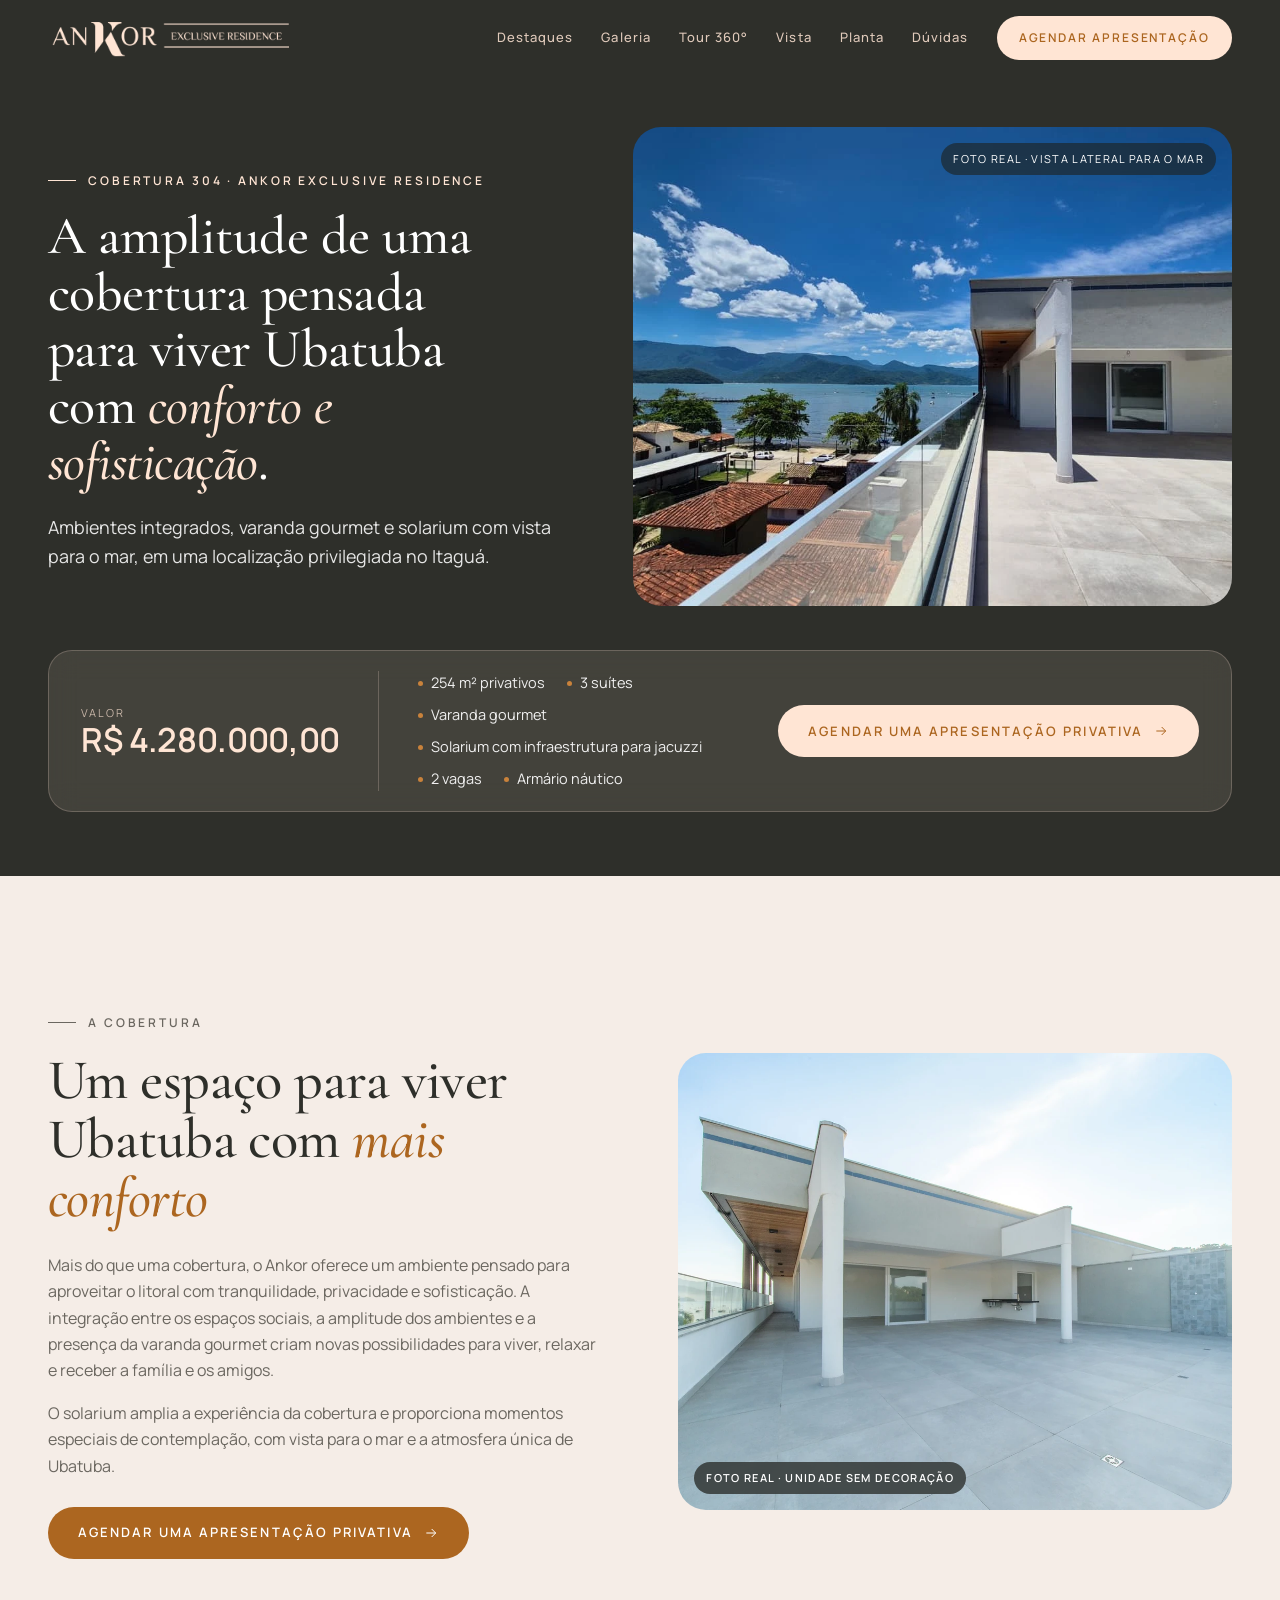
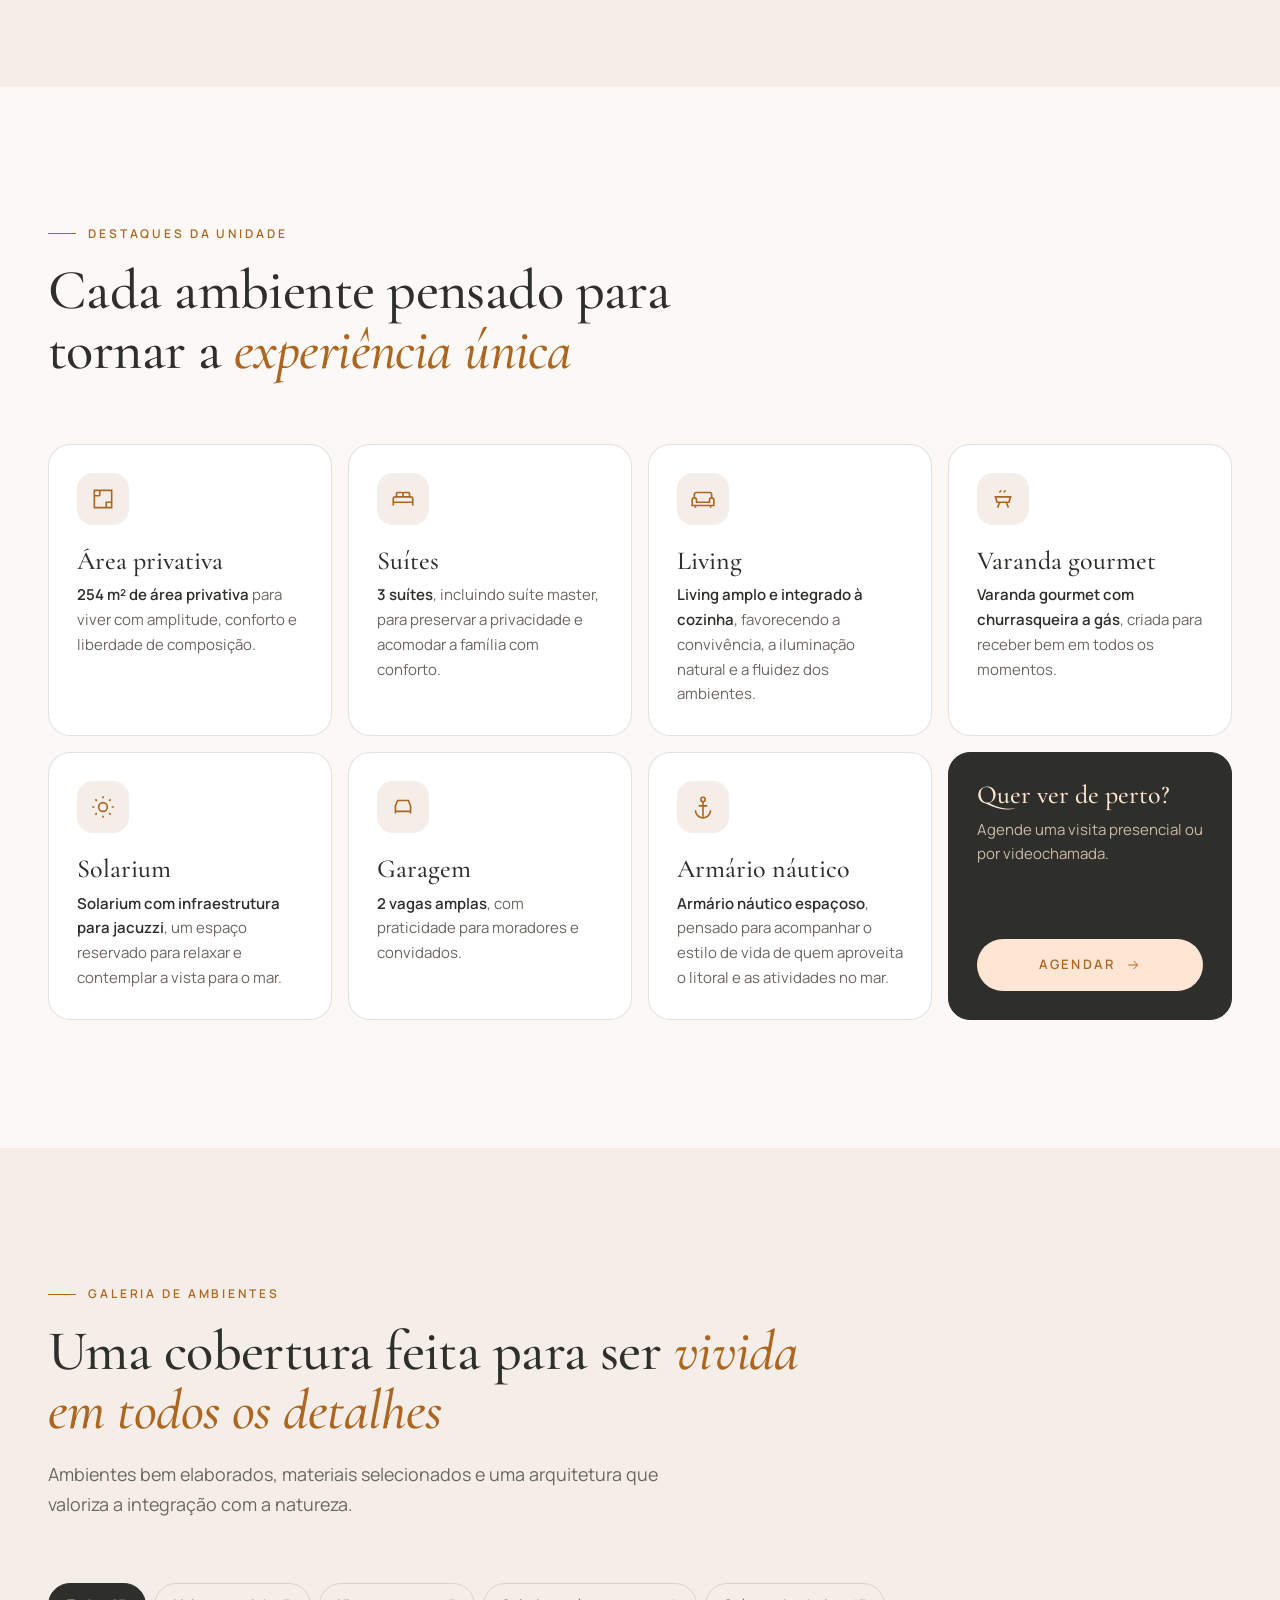
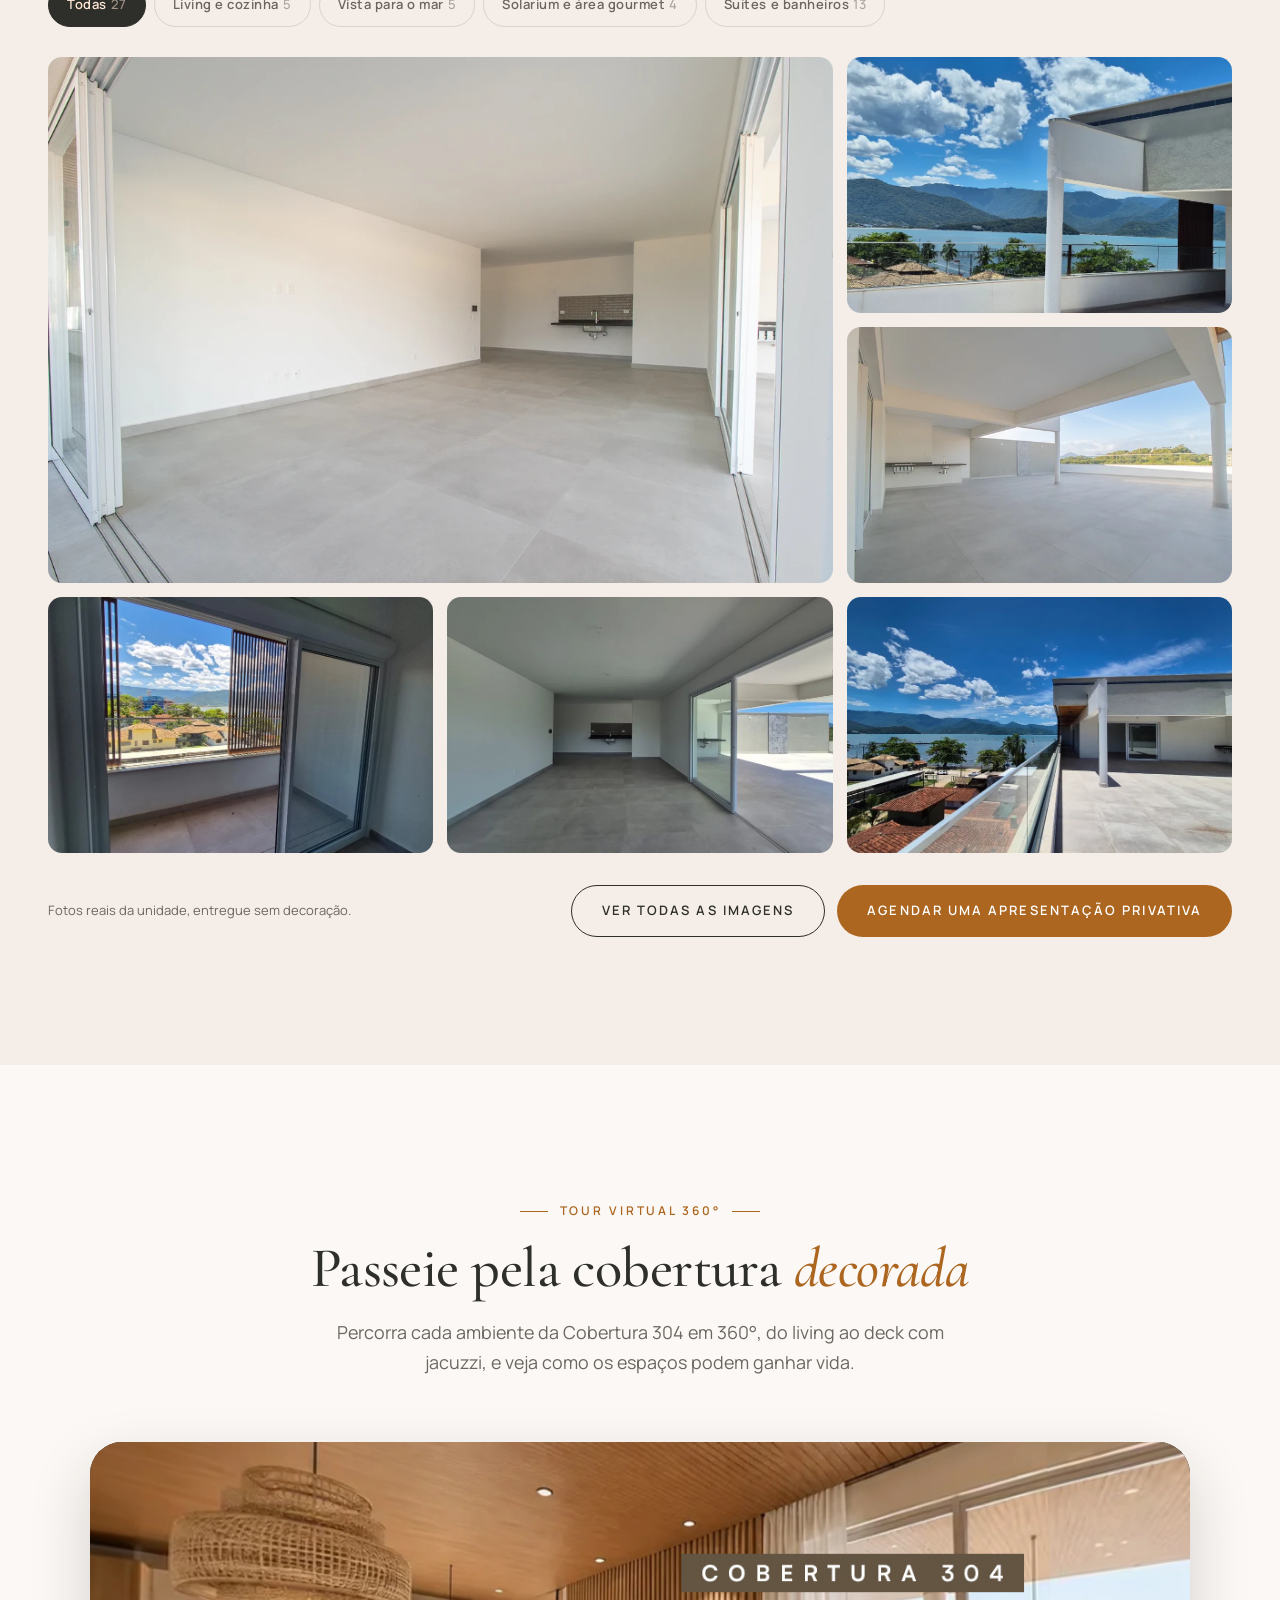
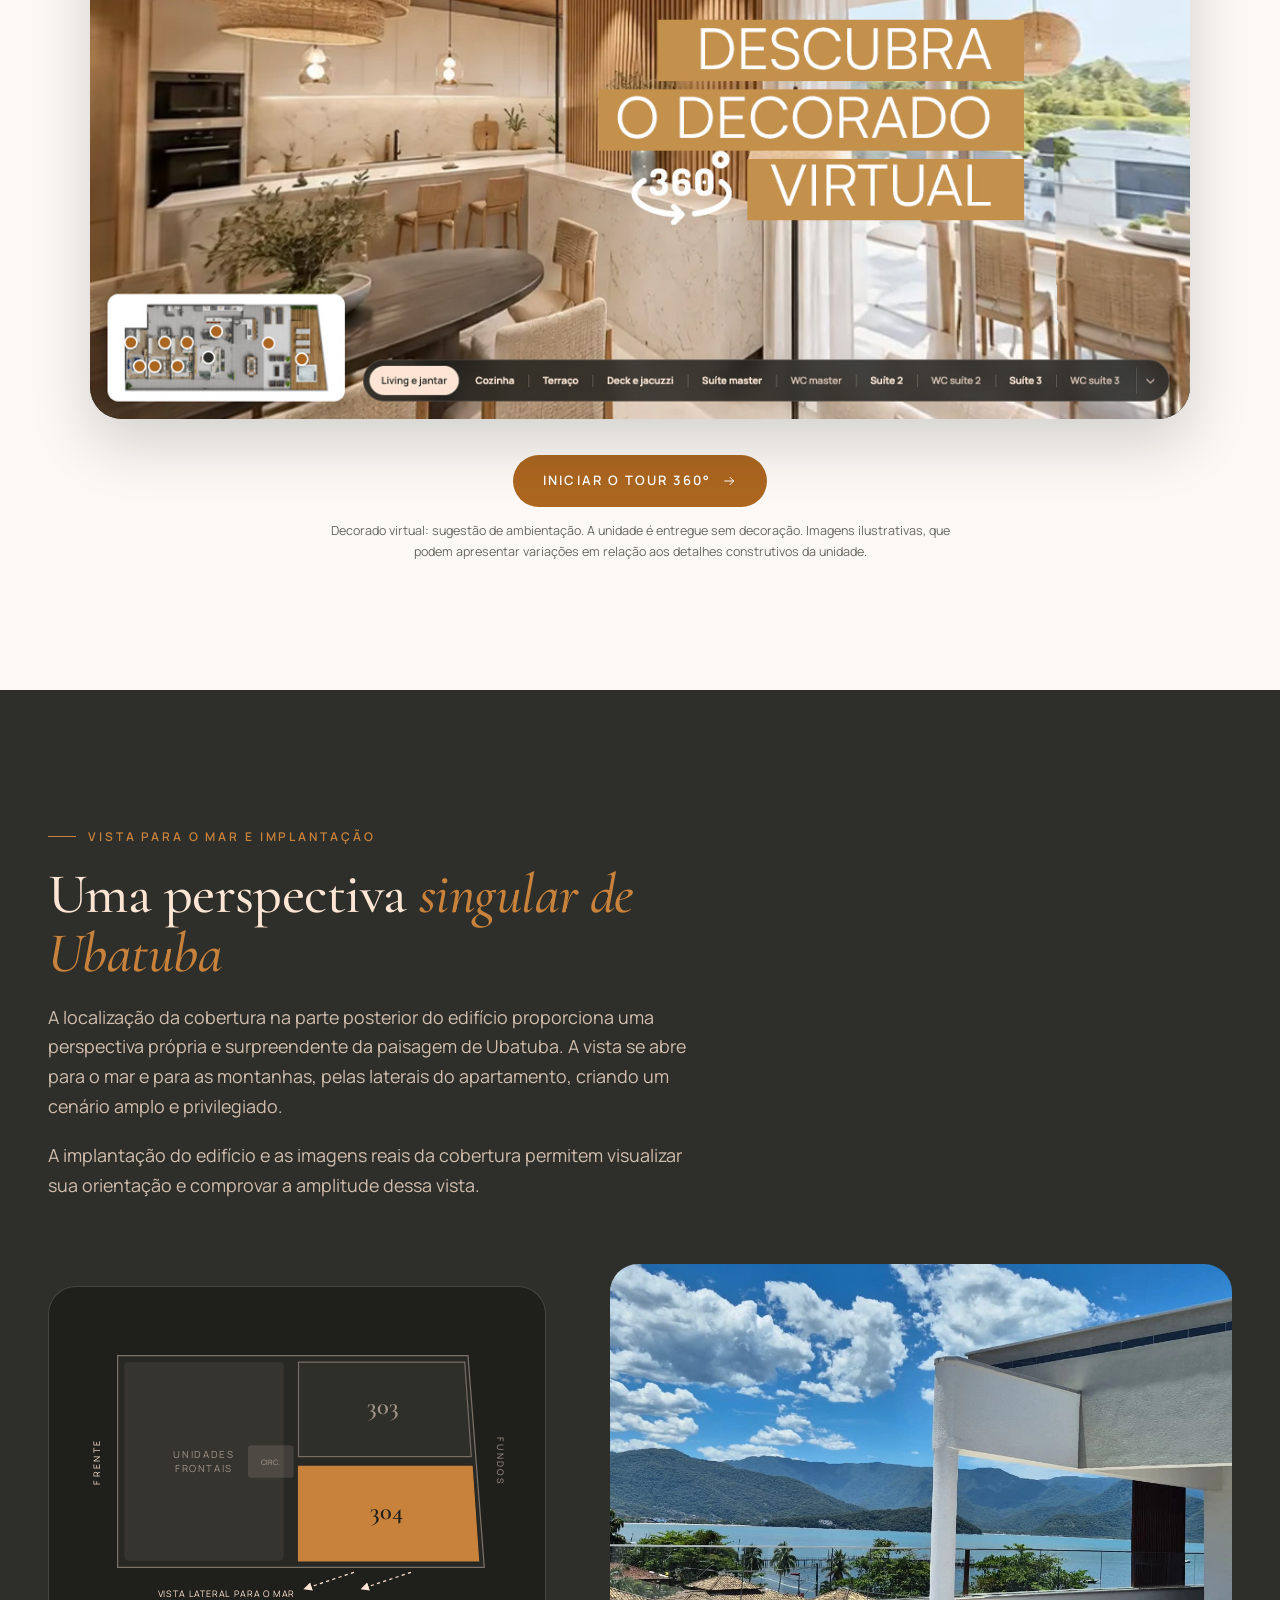
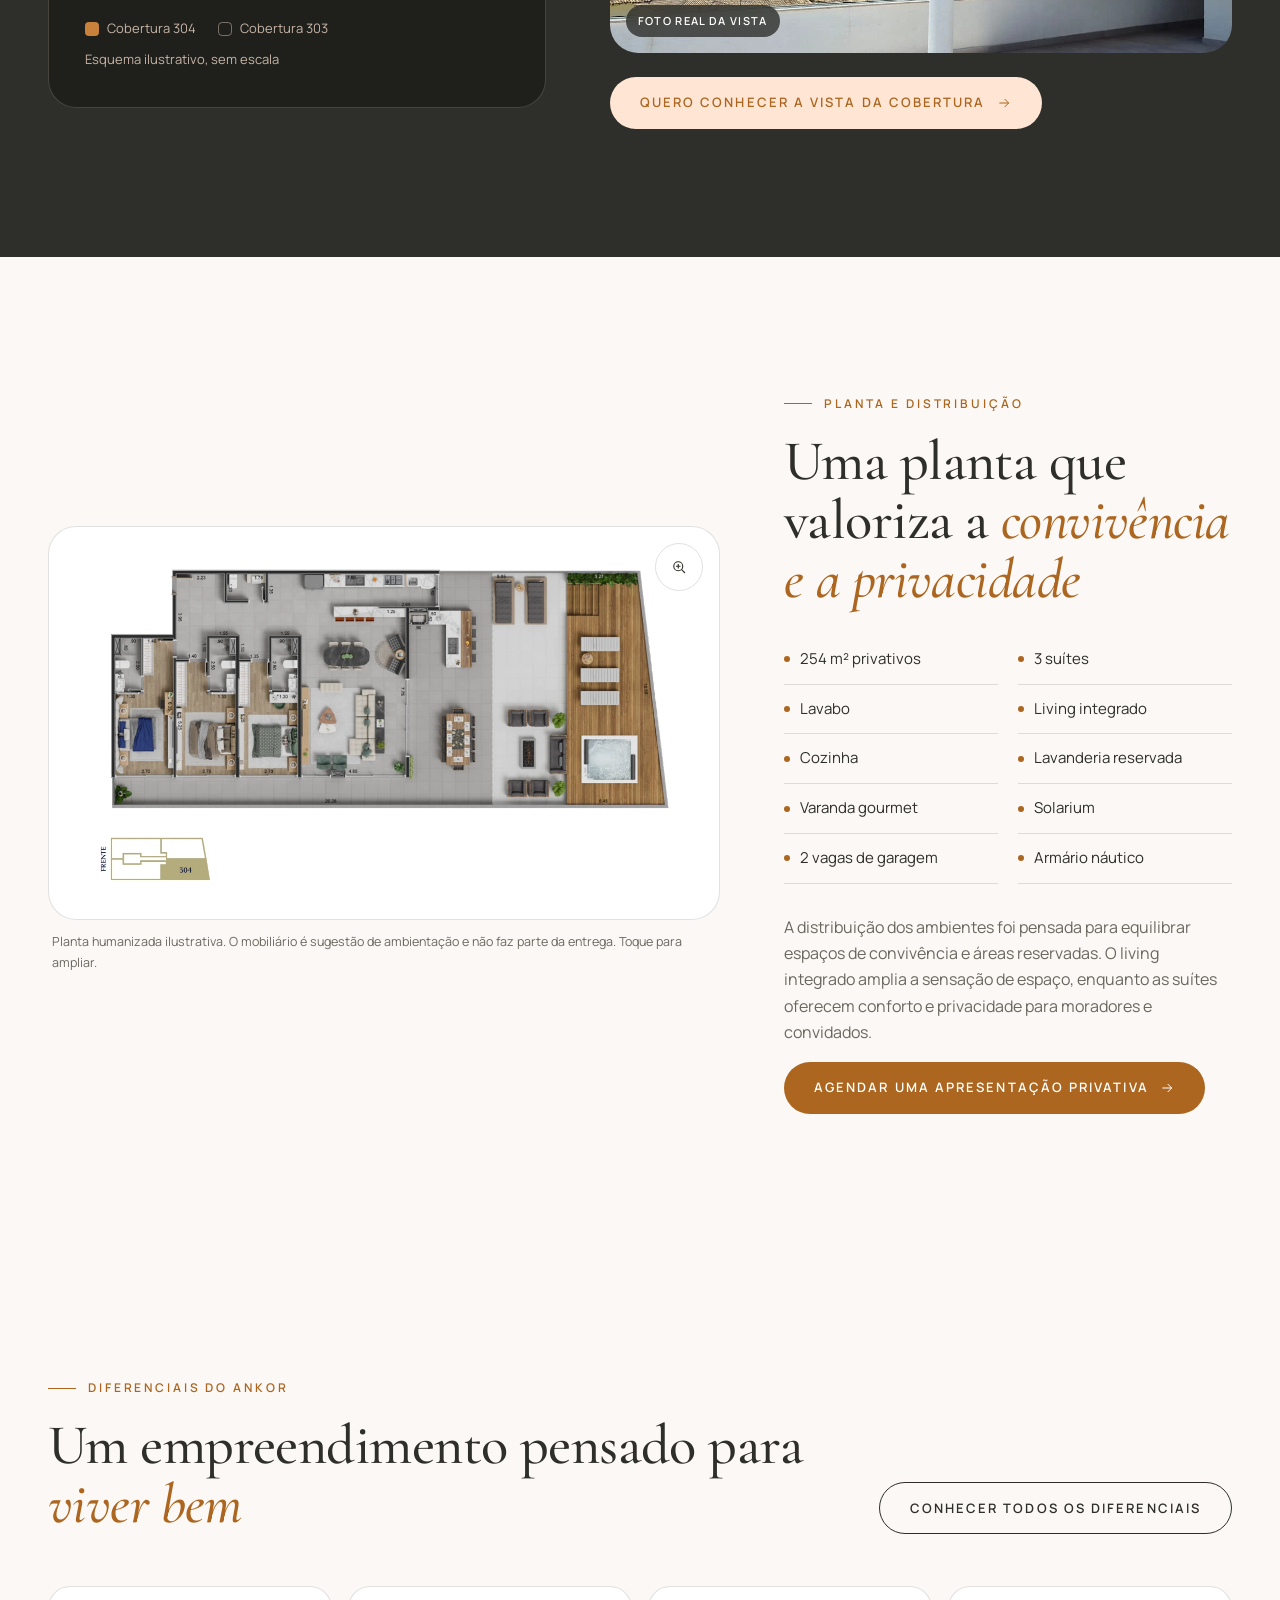
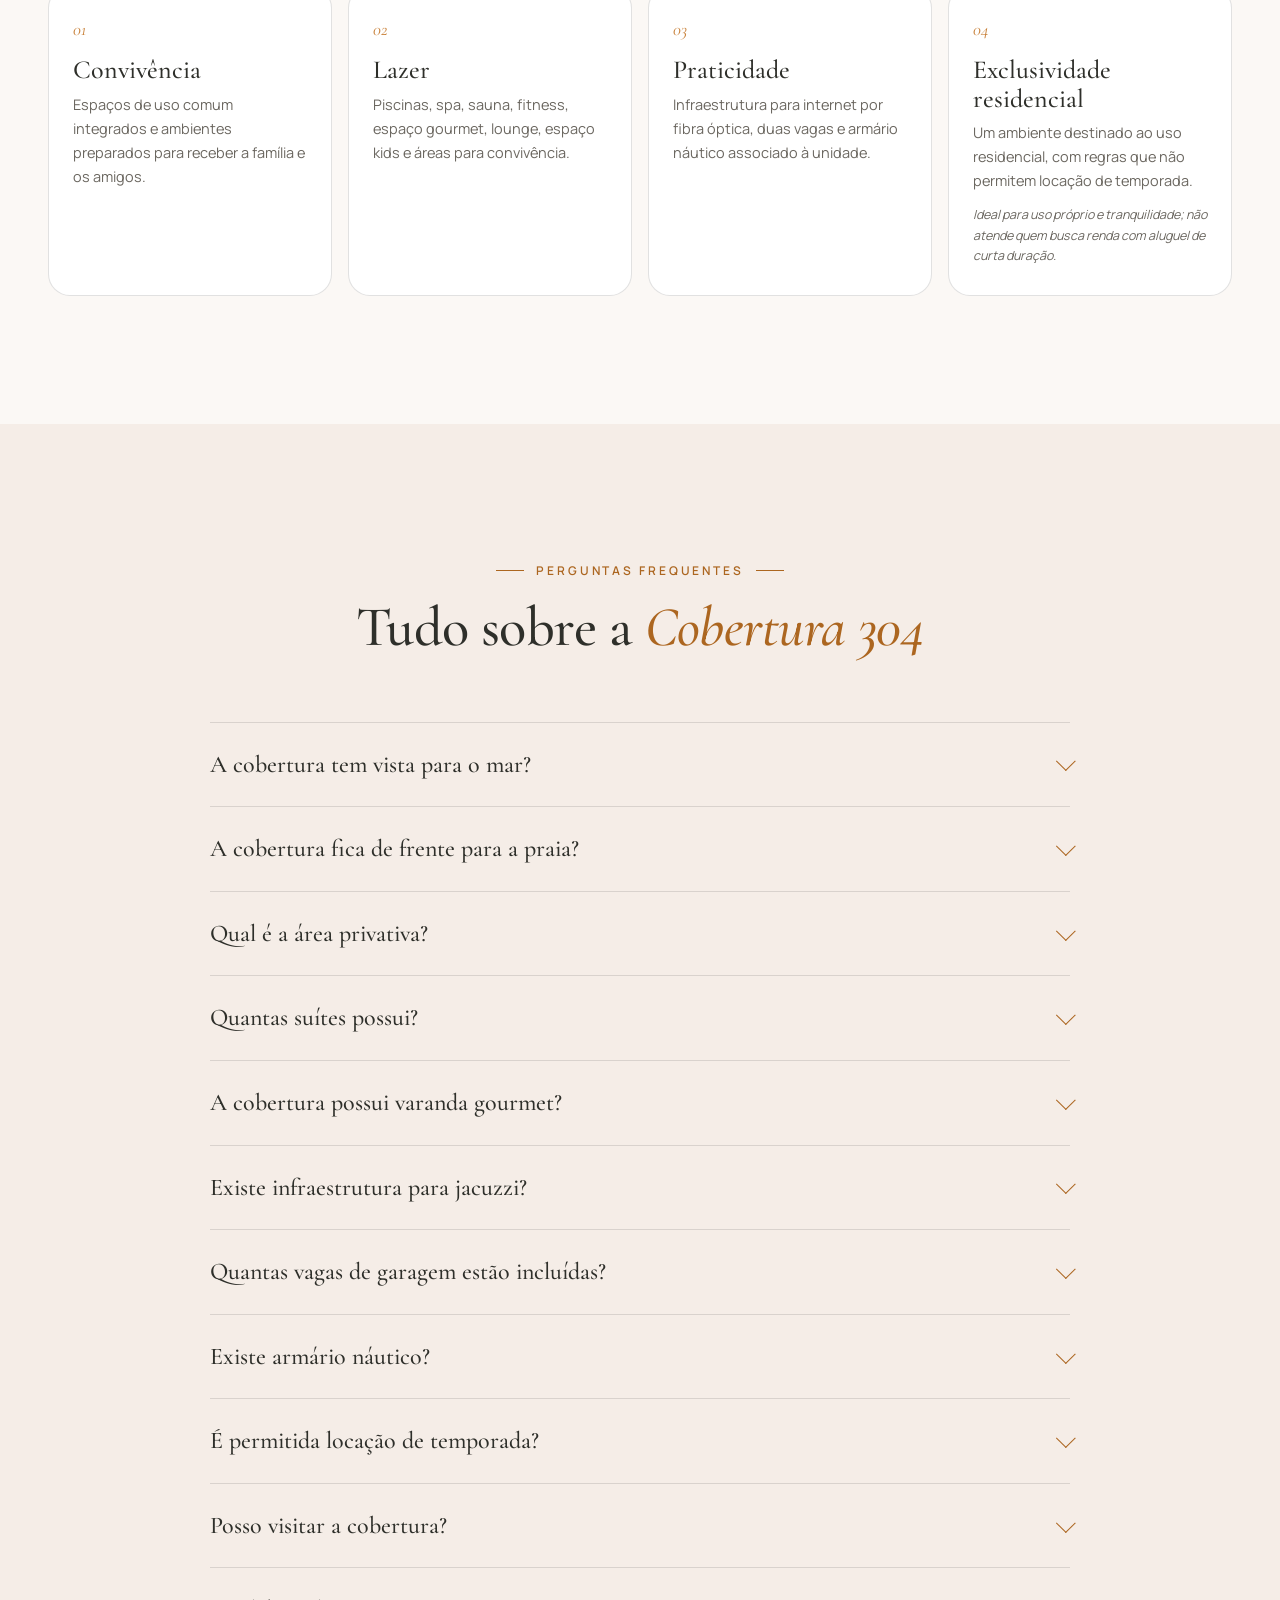
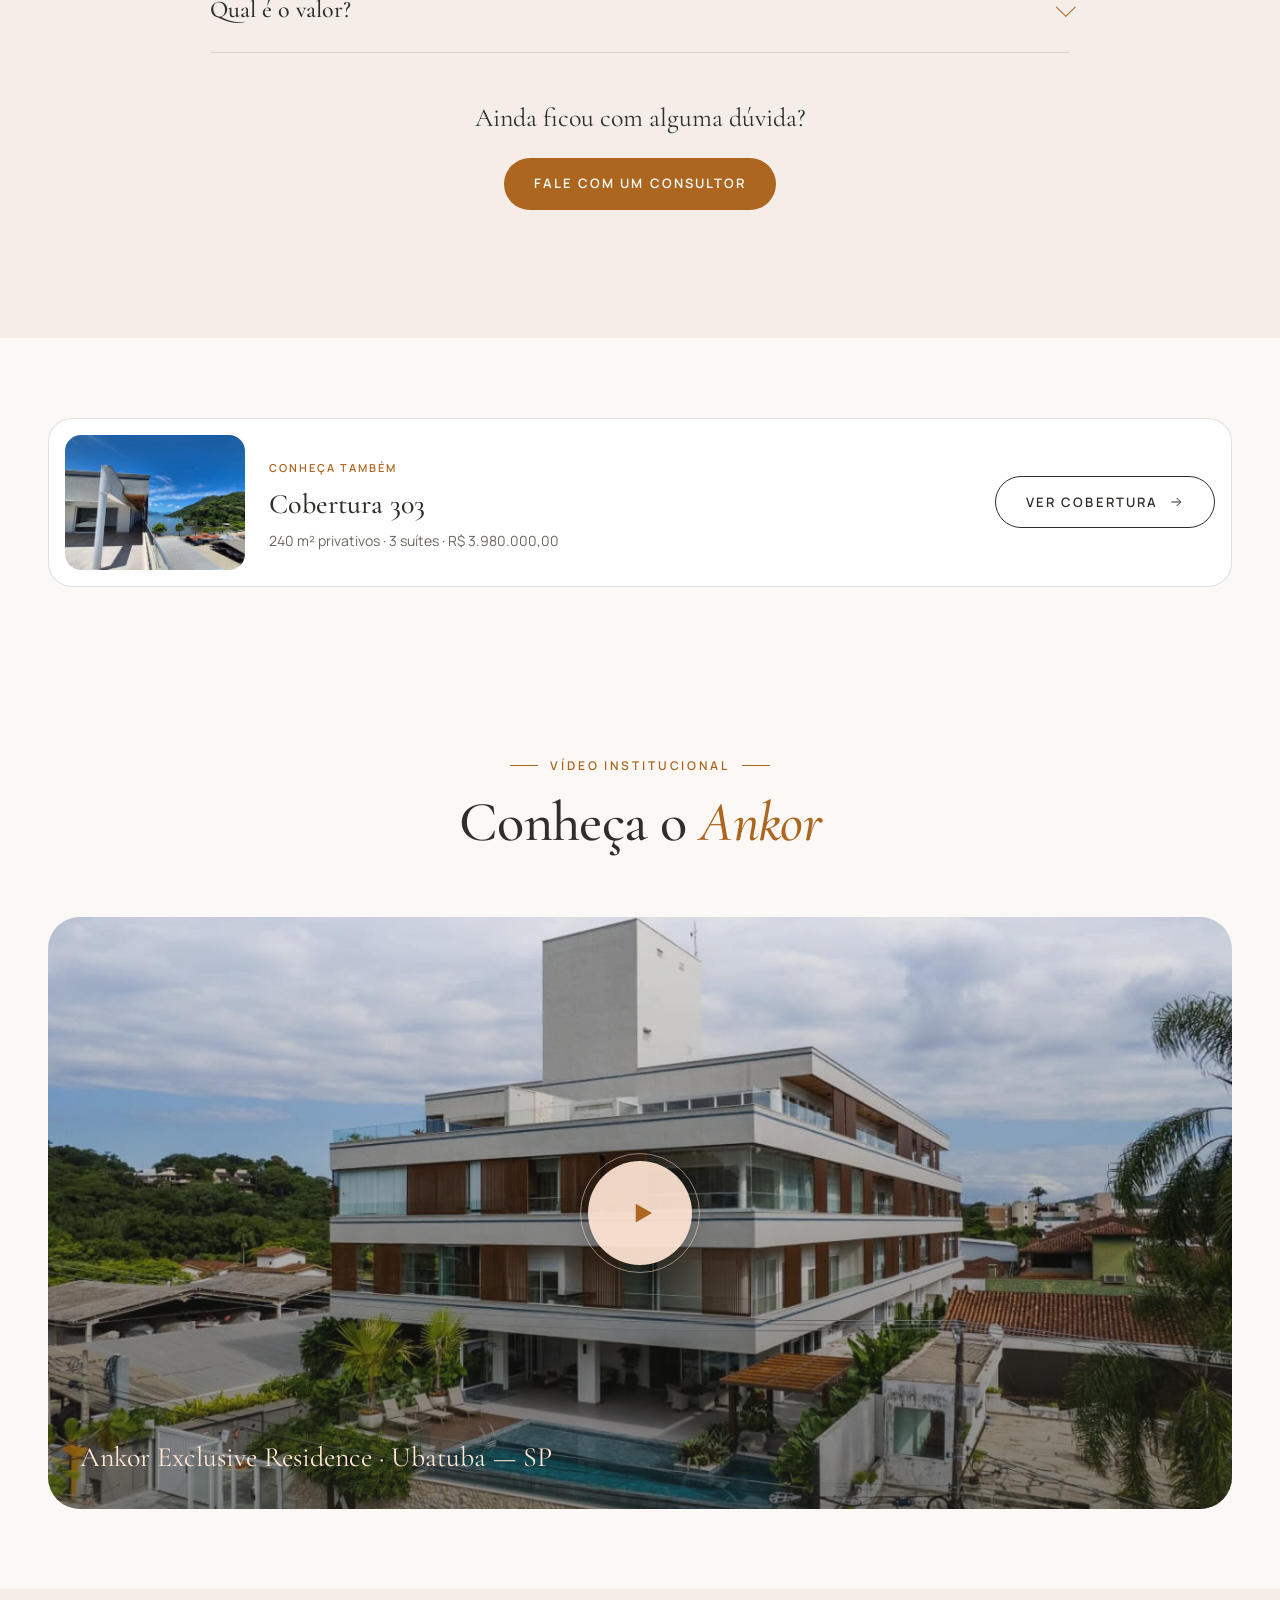
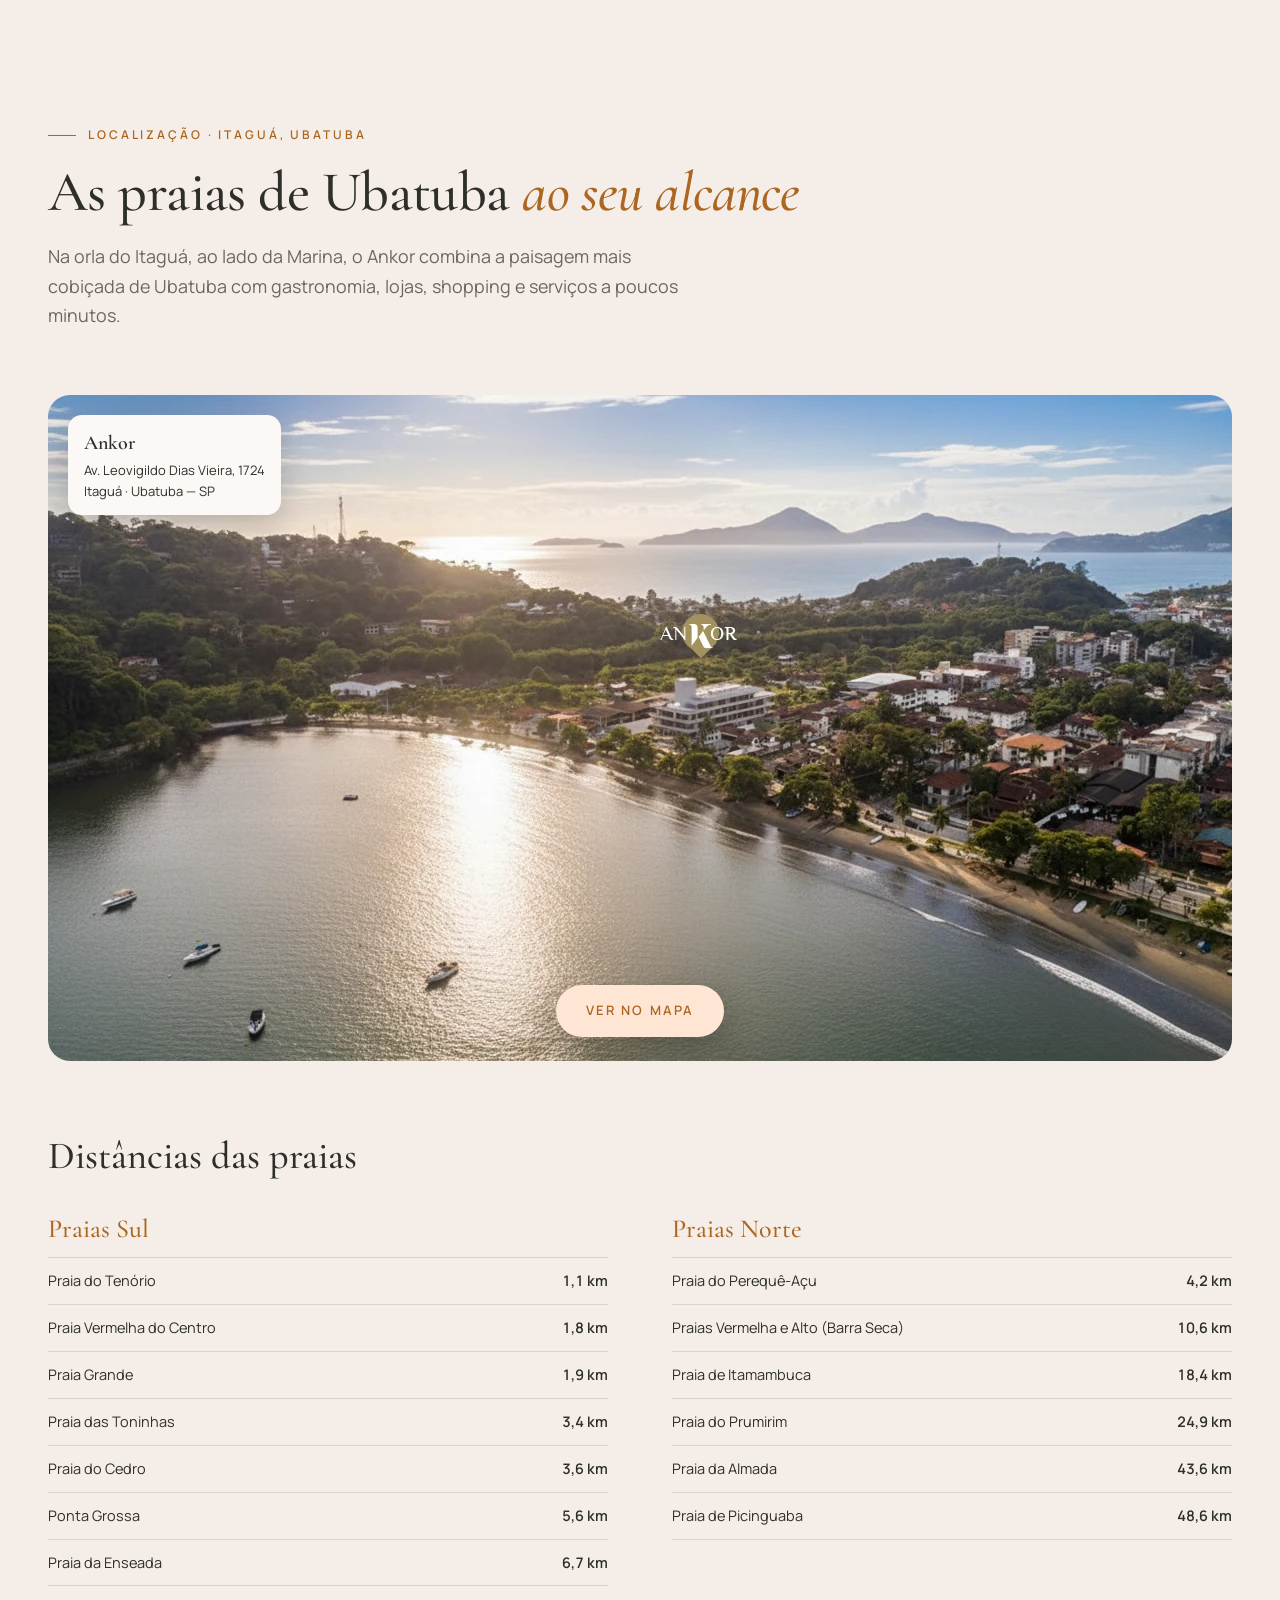
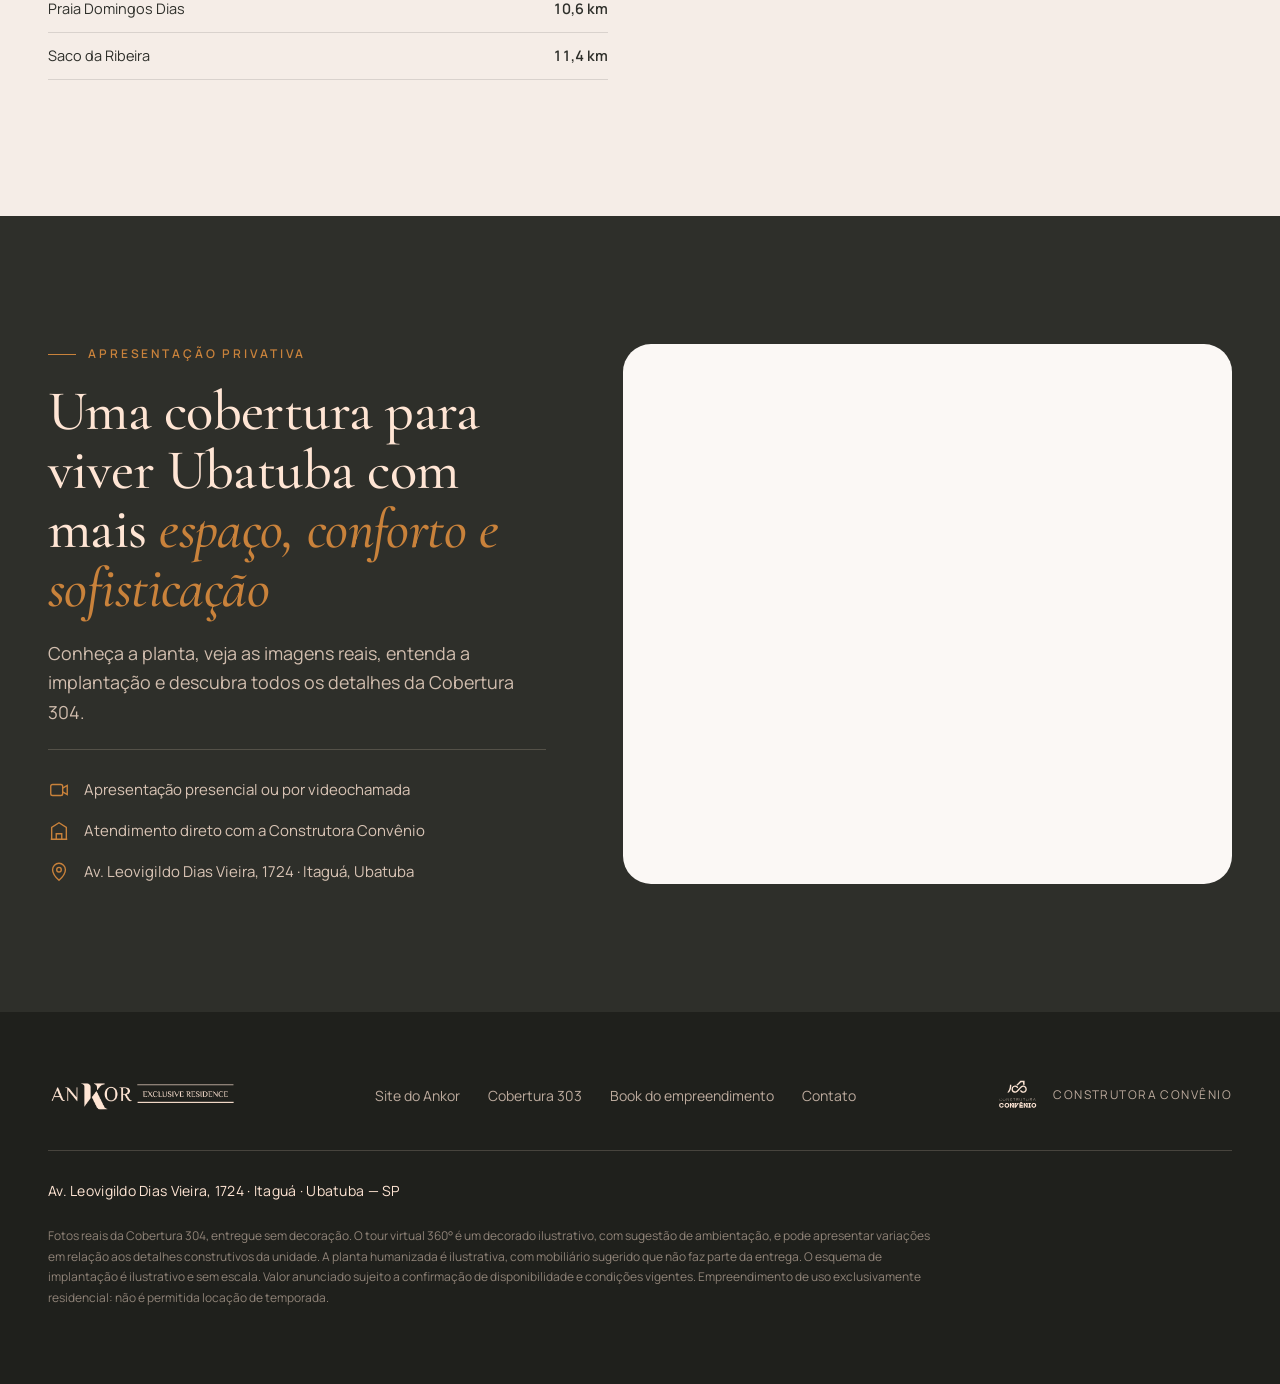
<file: cobertura-304/index.html>
<!doctype html>
<html lang="pt-BR" data-base="../">
<head>
<meta charset="utf-8">
<meta name="viewport" content="width=device-width, initial-scale=1, viewport-fit=cover">
<title>Cobertura 304 · 254 m² · Ankor Exclusive Residence</title>
<meta name="description" content="Cobertura 304 no Ankor Exclusive Residence, Itaguá, Ubatuba: 254 m² privativos, 3 suítes, varanda gourmet, solarium com infraestrutura para jacuzzi, 2 vagas e armário náutico. R$ 4.280.000,00.">
<meta name="theme-color" content="#2e2f2a">
<link rel="icon" href="../assets/brand/favicon.png">
<meta property="og:title" content="Cobertura 304 · Ankor Exclusive Residence">
<meta property="og:description" content="A amplitude de uma cobertura pensada para viver Ubatuba com conforto e sofisticação.">
<meta property="og:image" content="https://construtoraconvenio.com.br/ankor/assets/img/og/og-304.jpg">
<meta property="og:url" content="https://construtoraconvenio.com.br/ankor/cobertura-304/">
<meta property="og:type" content="website">
<link rel="canonical" href="https://construtoraconvenio.com.br/ankor/cobertura-304/">
<link rel="preconnect" href="https://fonts.googleapis.com">
<link rel="preconnect" href="https://fonts.gstatic.com" crossorigin>
<link href="https://fonts.googleapis.com/css2?family=Cormorant+Garamond:ital,wght@0,400;0,500;0,600;1,500&family=Manrope:wght@400;500;600&display=swap" rel="stylesheet">
<link rel="preload" as="image" href="../assets/img/vista/304-vista-mar.webp" fetchpriority="high">
<link rel="stylesheet" href="../assets/css/style.css?v=20261008b">
<script>(function(w,d,s,l,i){w[l]=w[l]||[];w[l].push({'gtm.start':new Date().getTime(),event:'gtm.js'});var f=d.getElementsByTagName(s)[0],j=d.createElement(s),dl=l!='dataLayer'?'&l='+l:'';j.async=true;j.src='https://www.googletagmanager.com/gtm.js?id='+i+dl;f.parentNode.insertBefore(j,f);})(window,document,'script','dataLayer','GTM-N2VF7FVX');</script>
<script async src="https://www.googletagmanager.com/gtag/js?id=G-858ZVEWJJ1"></script>
<script>window.dataLayer=window.dataLayer||[];function gtag(){dataLayer.push(arguments);}gtag('js',new Date());gtag('config','G-858ZVEWJJ1');gtag('config','AW-10869641873');</script>
<script>!function(f,b,e,v,n,t,s){if(f.fbq)return;n=f.fbq=function(){n.callMethod?n.callMethod.apply(n,arguments):n.queue.push(arguments)};if(!f._fbq)f._fbq=n;n.push=n;n.loaded=!0;n.version='2.0';n.queue=[];t=b.createElement(e);t.async=!0;t.src=v;s=b.getElementsByTagName(e)[0];s.parentNode.insertBefore(t,s)}(window,document,'script','https://connect.facebook.net/en_US/fbevents.js');fbq('init','279593157240250');fbq('track','PageView');fbq('track','ViewContent',{content_name:'Cobertura 304'});</script>
<script async src="https://t.contentsquare.net/uxa/3d94dfe17b9cd.js"></script>
</head>
<body>
<noscript><iframe src="https://www.googletagmanager.com/ns.html?id=GTM-N2VF7FVX" height="0" width="0" style="display:none;visibility:hidden"></iframe></noscript>

<header class="header">
  <div class="container header__inner">
    <a href="../" class="logo logo--lg" aria-label="Voltar ao site do Ankor"><img src="../assets/brand/ankor-logo.png" alt="Ankor Exclusive Residence" width="310" height="58"></a>
    <button class="nav-toggle" aria-label="Abrir menu" aria-expanded="false" aria-controls="menu"><span></span></button>
    <nav class="nav" id="menu" aria-label="Cobertura 304">
      <a href="#destaques">Destaques</a>
      <a href="#galeria">Galeria</a>
      <a href="#tour">Tour 360°</a>
      <a href="#vista">Vista</a>
      <a href="#planta">Planta</a>
      <a href="#faq">Dúvidas</a>
      <a href="#agendar" class="btn btn--peach" data-goal="Agendar apresentação privativa">Agendar apresentação</a>
    </nav>
  </div>
</header>

<main>
<!-- 1. HERO -->
<section class="lp-hero">
  <div class="container lp-hero__content">
    <div class="lp-hero__grid">
      <div class="lp-hero__text">
        <p class="eyebrow">Cobertura 304 · Ankor Exclusive Residence</p>
        <h1 class="h1">A amplitude de uma cobertura pensada para viver Ubatuba com <em>conforto e sofisticação</em>.</h1>
        <p class="lp-hero__sub">Ambientes integrados, varanda gourmet e solarium com vista para o mar, em uma localização privilegiada no Itaguá.</p>
      </div>
      <figure class="lp-hero__photo" style="--pos:45% 50%;--zoom:1">
        <img src="../assets/img/vista/304-vista-mar.webp" alt="Vista lateral para o mar a partir do solarium da Cobertura 304" width="1280" height="720" fetchpriority="high">
        <span class="photo-note">Foto real · vista lateral para o mar</span>
      </figure>
    </div>
    <div class="spec-bar">
      <div class="spec-bar__price"><small>Valor</small><strong>R$ 4.280.000,00</strong></div>
      <ul class="spec-bar__list">
        <li>254 m² privativos</li><li>3 suítes</li><li>Varanda gourmet</li><li>Solarium com infraestrutura para jacuzzi</li><li>2 vagas</li><li>Armário náutico</li>
      </ul>
      <a href="#agendar" class="btn btn--peach" data-goal="Agendar apresentação privativa">Agendar uma apresentação privativa <svg viewBox="0 0 24 24" fill="none" stroke="currentColor" stroke-width="1.5"><path d="M5 12h14M13 6l6 6-6 6"/></svg></a>
    </div>
  </div>
</section>

<!-- 2. APRESENTAÇÃO -->
<section class="section section--sand">
  <div class="container split">
    <div class="reveal">
      <p class="eyebrow">A cobertura</p>
      <h2 class="h2">Um espaço para viver Ubatuba com <em>mais conforto</em></h2>
      <p style="margin-top:24px">Mais do que uma cobertura, o Ankor oferece um ambiente pensado para aproveitar o litoral com tranquilidade, privacidade e sofisticação. A integração entre os espaços sociais, a amplitude dos ambientes e a presença da varanda gourmet criam novas possibilidades para viver, relaxar e receber a família e os amigos.</p>
      <p>O solarium amplia a experiência da cobertura e proporciona momentos especiais de contemplação, com vista para o mar e a atmosfera única de Ubatuba.</p>
      <a href="#agendar" class="btn btn--primary" style="margin-top:12px" data-goal="Agendar apresentação privativa">Agendar uma apresentação privativa <svg viewBox="0 0 24 24" fill="none" stroke="currentColor" stroke-width="1.5"><path d="M5 12h14M13 6l6 6-6 6"/></svg></a>
    </div>
    <figure class="split__media reveal reveal-d1" style="margin:0">
      <img src="../assets/img/coberturas/304-solarium-varanda.webp" alt="Solarium e varanda gourmet da Cobertura 304" loading="lazy" width="1280" height="720">
      <span class="tag">Foto real · unidade sem decoração</span>
    </figure>
  </div>
</section>

<!-- 3. DESTAQUES -->
<section class="section" id="destaques">
  <div class="container">
    <div class="section-head reveal">
      <p class="eyebrow">Destaques da unidade</p>
      <h2 class="h2">Cada ambiente pensado para tornar a <em>experiência única</em></h2>
    </div>
    <div class="highlights">
      <article class="hl reveal"><div class="hl__icon"><svg viewBox="0 0 24 24" fill="none" stroke="currentColor" stroke-width="1.5"><path d="M4 4h16v16H4zM4 9h5M9 4v5M15 20v-5h5"/></svg></div><h3>Área privativa</h3><p><strong>254 m² de área privativa</strong> para viver com amplitude, conforto e liberdade de composição.</p></article>
      <article class="hl reveal reveal-d1"><div class="hl__icon"><svg viewBox="0 0 24 24" fill="none" stroke="currentColor" stroke-width="1.5"><path d="M3 18v-6a2 2 0 012-2h14a2 2 0 012 2v6M3 15h18M6 10V7a1 1 0 011-1h4a1 1 0 011 1v3M12 10V7a1 1 0 011-1h4a1 1 0 011 1v3"/></svg></div><h3>Suítes</h3><p><strong>3 suítes</strong>, incluindo suíte master, para preservar a privacidade e acomodar a família com conforto.</p></article>
      <article class="hl reveal reveal-d2"><div class="hl__icon"><svg viewBox="0 0 24 24" fill="none" stroke="currentColor" stroke-width="1.5"><path d="M4 11V8a2 2 0 012-2h12a2 2 0 012 2v3M2 13a2 2 0 014 0v2h12v-2a2 2 0 014 0v5H2zM5 18v2M19 18v2"/></svg></div><h3>Living</h3><p><strong>Living amplo e integrado à cozinha</strong>, favorecendo a convivência, a iluminação natural e a fluidez dos ambientes.</p></article>
      <article class="hl reveal"><div class="hl__icon"><svg viewBox="0 0 24 24" fill="none" stroke="currentColor" stroke-width="1.5"><path d="M5 10h14l-1.5 5h-11zM9 15l-2 5M15 15l2 5M9 6c0-1 1-1 1-2M13 6c0-1 1-1 1-2"/></svg></div><h3>Varanda gourmet</h3><p><strong>Varanda gourmet com churrasqueira a gás</strong>, criada para receber bem em todos os momentos.</p></article>
      <article class="hl reveal reveal-d1"><div class="hl__icon"><svg viewBox="0 0 24 24" fill="none" stroke="currentColor" stroke-width="1.5"><circle cx="12" cy="12" r="4"/><path d="M12 2v2M12 20v2M4.9 4.9l1.4 1.4M17.7 17.7l1.4 1.4M2 12h2M20 12h2M4.9 19.1l1.4-1.4M17.7 6.3l1.4-1.4"/></svg></div><h3>Solarium</h3><p><strong>Solarium com infraestrutura para jacuzzi</strong>, um espaço reservado para relaxar e contemplar a vista para o mar.</p></article>
      <article class="hl reveal reveal-d2"><div class="hl__icon"><svg viewBox="0 0 24 24" fill="none" stroke="currentColor" stroke-width="1.5"><path d="M5 16V11l2-5h10l2 5v5M5 16h14M5 16v2M19 16v2M7.5 13h.01M16.5 13h.01"/></svg></div><h3>Garagem</h3><p><strong>2 vagas amplas</strong>, com praticidade para moradores e convidados.</p></article>
      <article class="hl reveal"><div class="hl__icon"><svg viewBox="0 0 24 24" fill="none" stroke="currentColor" stroke-width="1.5"><circle cx="12" cy="5" r="2"/><path d="M12 7v14M8 11h8M5 15a7 7 0 0014 0"/></svg></div><h3>Armário náutico</h3><p><strong>Armário náutico espaçoso</strong>, pensado para acompanhar o estilo de vida de quem aproveita o litoral e as atividades no mar.</p></article>
      <article class="hl hl--accent reveal reveal-d1"><div><h3>Quer ver de perto?</h3><p>Agende uma visita presencial ou por videochamada.</p></div><a href="#agendar" class="btn btn--peach" data-goal="Agendar apresentação privativa">Agendar <svg viewBox="0 0 24 24" fill="none" stroke="currentColor" stroke-width="1.5"><path d="M5 12h14M13 6l6 6-6 6"/></svg></a></article>
    </div>
  </div>
</section>

<!-- 4. GALERIA -->
<section class="section section--sand" id="galeria">
  <div class="container" data-inline-gallery="304" data-limit="6">
    <div class="section-head reveal">
      <p class="eyebrow">Galeria de ambientes</p>
      <h2 class="h2">Uma cobertura feita para ser <em>vivida em todos os detalhes</em></h2>
      <p class="lead">Ambientes bem elaborados, materiais selecionados e uma arquitetura que valoriza a integração com a natureza.</p>
    </div>
    <div class="tabs" role="tablist" aria-label="Filtrar ambientes"></div>
    <div class="lp-gallery" data-lb-group></div>
    <div class="gallery-actions">
      <p>Fotos reais da unidade, entregue sem decoração.</p>
      <div style="display:flex;gap:12px;flex-wrap:wrap">
        <button class="btn btn--ghost" data-open-gallery="304">Ver todas as imagens</button>
        <a href="#agendar" class="btn btn--primary" data-goal="Agendar apresentação privativa">Agendar uma apresentação privativa</a>
      </div>
    </div>
  </div>
</section>

<!-- TOUR 360° (decorado virtual; a arte do botão é a mesma da prévia de compartilhamento do tour) -->
<section class="section" id="tour">
  <div class="container">
    <div class="section-head section-head--center reveal">
      <p class="eyebrow">Tour virtual 360°</p>
      <h2 class="h2">Passeie pela cobertura <em>decorada</em></h2>
      <p class="lead">Percorra cada ambiente da Cobertura 304 em 360°, do living ao deck com jacuzzi, e veja como os espaços podem ganhar vida.</p>
    </div>
    <a class="tour-card reveal" href="../tour-304/" target="_blank" rel="noopener" data-tour="304" aria-label="Abrir o tour virtual 360° da Cobertura 304 em uma nova aba">
      <img src="../assets/img/og/og-tour-304.jpg" alt="Decorado virtual da Cobertura 304: living e jantar em 360°" loading="lazy" width="1200" height="630">
    </a>
    <div class="tour-actions reveal">
      <a href="../tour-304/" target="_blank" rel="noopener" class="btn btn--primary" data-tour="304">Iniciar o tour 360° <svg viewBox="0 0 24 24" fill="none" stroke="currentColor" stroke-width="1.5"><path d="M5 12h14M13 6l6 6-6 6"/></svg></a>
      <p>Decorado virtual: sugestão de ambientação. A unidade é entregue sem decoração. Imagens ilustrativas, que podem apresentar variações em relação aos detalhes construtivos da unidade.</p>
    </div>
  </div>
</section>

<!-- 5. VISTA E IMPLANTAÇÃO -->
<section class="section section--dark" id="vista">
  <div class="container">
    <div class="section-head reveal">
      <p class="eyebrow">Vista para o mar e implantação</p>
      <h2 class="h2">Uma perspectiva <em>singular de Ubatuba</em></h2>
      <p class="lead">A localização da cobertura na parte posterior do edifício proporciona uma perspectiva própria e surpreendente da paisagem de Ubatuba. A vista se abre para o mar e para as montanhas, pelas laterais do apartamento, criando um cenário amplo e privilegiado.</p>
      <p class="lead">A implantação do edifício e as imagens reais da cobertura permitem visualizar sua orientação e comprovar a amplitude dessa vista.</p>
    </div>
    <div class="view">
      <div class="implant reveal">
        <svg viewBox="0 0 520 340" role="img" aria-labelledby="impl-t">
  <title id="impl-t">Esquema de implantação: a Cobertura 304 fica na parte posterior do edifício, com vista lateral para o mar</title>
  <defs><marker id="ah" viewBox="0 0 10 10" refX="8" refY="5" markerWidth="7" markerHeight="7" orient="auto-start-reverse"><path d="M0 0L10 5L0 10z" fill="#ffe5d4"/></marker></defs>
  <path d="M40 40H470L490 300H40Z" fill="rgba(255,229,212,.04)" stroke="rgba(255,229,212,.4)" stroke-width="1.5"/>
  <rect x="48" y="48" width="196" height="244" rx="6" fill="rgba(255,229,212,.06)"/>
  <text x="146" y="166" fill="rgba(255,229,212,.55)" font-family="Manrope, sans-serif" font-size="12" text-anchor="middle" letter-spacing="2">UNIDADES</text>
  <text x="146" y="183" fill="rgba(255,229,212,.55)" font-family="Manrope, sans-serif" font-size="12" text-anchor="middle" letter-spacing="2">FRONTAIS</text>
  <rect x="200" y="150" width="56" height="40" rx="4" fill="rgba(255,229,212,.12)"/>
  <text x="228" y="174" fill="rgba(255,229,212,.55)" font-family="Manrope, sans-serif" font-size="9" text-anchor="middle">CIRC.</text>
  <path d="M262 48H466L474 164H262Z" fill="rgba(255,229,212,.03)" stroke="rgba(255,229,212,.35)" stroke-width="1.5"/>
  <path d="M262 176H475L483 292H262Z" fill="#c9823b" stroke="#c9823b" stroke-width="1.5"/>
  <text x="366" y="112" fill="rgba(255,229,212,.55)" font-family="Cormorant Garamond, serif" font-size="30" font-weight="600" text-anchor="middle">303</text>
  <text x="370" y="241" fill="#1f201c" font-family="Cormorant Garamond, serif" font-size="30" font-weight="600" text-anchor="middle">304</text>
  <text x="18" y="170" fill="#ffe5d4" font-family="Manrope, sans-serif" font-size="11" letter-spacing="3" text-anchor="middle" transform="rotate(-90 18 170)">FRENTE</text>
  <text x="506" y="170" fill="rgba(255,229,212,.6)" font-family="Manrope, sans-serif" font-size="11" letter-spacing="3" text-anchor="middle" transform="rotate(90 506 170)">FUNDOS</text>
  <line x1="330" y1="306" x2="270" y2="326" stroke="#ffe5d4" stroke-width="1.5" stroke-dasharray="4 4" marker-end="url(#ah)"/>
  <line x1="400" y1="306" x2="340" y2="326" stroke="#ffe5d4" stroke-width="1.5" stroke-dasharray="4 4" marker-end="url(#ah)"/>
  <text x="258" y="336" fill="#ffe5d4" font-family="Manrope, sans-serif" font-size="11" letter-spacing="1" text-anchor="end">VISTA LATERAL PARA O MAR</text>
</svg>
        <div class="implant__legend">
          <span><i style="background:#c9823b"></i>Cobertura 304</span>
          <span><i style="border:1px solid rgba(255,229,212,.4)"></i>Cobertura 303</span>
          <span>Esquema ilustrativo, sem escala</span>
        </div>
      </div>
      <div class="reveal reveal-d1">
        <figure class="view__photo" data-lb-group>
          <button class="g-item" data-img="304-vista-solarium" style="border-radius:0"><img src="../assets/img/vista/304-vista-solarium.webp" alt="Vista lateral para o mar a partir da Cobertura 304" loading="lazy" width="1280" height="720"></button>
          <span class="tag">Foto real da vista</span>
        </figure>
        <a href="#agendar" class="btn btn--peach" style="margin-top:24px" data-goal="Conhecer a vista da cobertura">Quero conhecer a vista da cobertura <svg viewBox="0 0 24 24" fill="none" stroke="currentColor" stroke-width="1.5"><path d="M5 12h14M13 6l6 6-6 6"/></svg></a>
      </div>
    </div>
  </div>
</section>

<!-- 6. PLANTA -->
<section class="section" id="planta">
  <div class="container plan">
    <div class="reveal" data-lb-group>
      <button class="plan__img" data-img="planta-304" aria-label="Ampliar planta da Cobertura 304">
        <img src="../assets/img/plantas/planta-304.webp" alt="Planta humanizada da Cobertura 304" loading="lazy" width="1212" height="668">
        <span class="icon-btn plan__zoom" aria-hidden="true"><svg viewBox="0 0 24 24" fill="none" stroke="currentColor" stroke-width="1.5"><circle cx="11" cy="11" r="6"/><path d="M20 20l-4.5-4.5M11 8v6M8 11h6"/></svg></span>
      </button>
      <p style="font-size:12.5px;color:var(--muted);margin:12px 4px 0">Planta humanizada ilustrativa. O mobiliário é sugestão de ambientação e não faz parte da entrega. Toque para ampliar.</p>
    </div>
    <div class="reveal reveal-d1">
      <p class="eyebrow">Planta e distribuição</p>
      <h2 class="h2">Uma planta que valoriza a <em>convivência e a privacidade</em></h2>
      <ul class="plan-list">
        <li>254 m² privativos</li><li>3 suítes</li><li>Lavabo</li><li>Living integrado</li><li>Cozinha</li><li>Lavanderia reservada</li><li>Varanda gourmet</li><li>Solarium</li><li>2 vagas de garagem</li><li>Armário náutico</li>
      </ul>
      <p style="color:var(--muted)">A distribuição dos ambientes foi pensada para equilibrar espaços de convivência e áreas reservadas. O living integrado amplia a sensação de espaço, enquanto as suítes oferecem conforto e privacidade para moradores e convidados.</p>
      <a href="#agendar" class="btn btn--primary" data-goal="Agendar apresentação privativa">Agendar uma apresentação privativa <svg viewBox="0 0 24 24" fill="none" stroke="currentColor" stroke-width="1.5"><path d="M5 12h14M13 6l6 6-6 6"/></svg></a>
    </div>
  </div>
</section>

<!-- 8. DIFERENCIAIS DO ANKOR -->
<section class="section" id="diferenciais">
  <div class="container">
    <div class="head-row">
      <div class="section-head reveal">
        <p class="eyebrow">Diferenciais do Ankor</p>
        <h2 class="h2">Um empreendimento pensado para <em>viver bem</em></h2>
      </div>
      <a href="../#diferenciais" class="btn btn--ghost">Conhecer todos os diferenciais</a>
    </div>
    <div class="diffs">
      <article class="diff reveal"><span class="tile__num">01</span><h3>Convivência</h3><p>Espaços de uso comum integrados e ambientes preparados para receber a família e os amigos.</p></article>
      <article class="diff reveal reveal-d1"><span class="tile__num">02</span><h3>Lazer</h3><p>Piscinas, spa, sauna, fitness, espaço gourmet, lounge, espaço kids e áreas para convivência.</p></article>
      <article class="diff reveal reveal-d2"><span class="tile__num">03</span><h3>Praticidade</h3><p>Infraestrutura para internet por fibra óptica, duas vagas e armário náutico associado à unidade.</p></article>
      <article class="diff reveal reveal-d3"><span class="tile__num">04</span><h3>Exclusividade residencial</h3><p>Um ambiente destinado ao uso residencial, com regras que não permitem locação de temporada.</p><small>Ideal para uso próprio e tranquilidade; não atende quem busca renda com aluguel de curta duração.</small></article>
    </div>
  </div>
</section>

<!-- 9. FAQ -->
<section class="section section--sand" id="faq">
  <div class="container">
    <div class="section-head section-head--center reveal">
      <p class="eyebrow">Perguntas frequentes</p>
      <h2 class="h2">Tudo sobre a <em>Cobertura 304</em></h2>
    </div>
    <div class="faq reveal">
      <details><summary>A cobertura tem vista para o mar?</summary><p>Sim. A unidade está localizada na parte posterior do prédio e possui vista para o mar. Consulte as imagens reais e o esquema de implantação para conhecer a orientação e o campo visual da cobertura.</p></details>
      <details><summary>A cobertura fica de frente para a praia?</summary><p>Não. A cobertura está na parte posterior do edifício. A comunicação correta é vista para o mar, conforme apresentado na planta e nas imagens da unidade.</p></details>
      <details><summary>Qual é a área privativa?</summary><p>A Cobertura 304 possui 254 m² de área privativa.</p></details>
      <details><summary>Quantas suítes possui?</summary><p>A unidade possui 3 suítes, incluindo uma suíte master.</p></details>
      <details><summary>A cobertura possui varanda gourmet?</summary><p>Sim. A unidade possui varanda gourmet com churrasqueira a gás.</p></details>
      <details><summary>Existe infraestrutura para jacuzzi?</summary><p>Sim. O solarium possui infraestrutura para jacuzzi. A instalação e as condições técnicas devem ser confirmadas com a equipe responsável.</p></details>
      <details><summary>Quantas vagas de garagem estão incluídas?</summary><p>A unidade possui 2 vagas de garagem amplas.</p></details>
      <details><summary>Existe armário náutico?</summary><p>Sim, conforme as condições específicas da unidade e da documentação comercial.</p></details>
      <details><summary>É permitida locação de temporada?</summary><p>Não. O empreendimento possui uso residencial e não permite locação de temporada.</p></details>
      <details><summary>Posso visitar a cobertura?</summary><p>Sim. A equipe pode agendar uma apresentação presencial ou por videochamada, conforme disponibilidade.</p></details>
      <details><summary>Qual é o valor?</summary><p>O valor anunciado da Cobertura 304 é de R$ 4.280.000,00. Consulte a equipe comercial para confirmar a disponibilidade e as condições vigentes.</p></details>
    </div>
    <div class="faq-cta">
      <p>Ainda ficou com alguma dúvida?</p>
      <a href="#agendar" class="btn btn--primary" data-goal="Falar com um consultor">Fale com um consultor</a>
    </div>
  </div>
</section>

<!-- Outra unidade -->
<section class="section section--tight">
  <div class="container">
    <a class="other-unit reveal" href="../cobertura-303/">
      <img src="../assets/img/vista/303-vista-solarium-sm.webp" alt="" loading="lazy" width="720" height="405">
      <div><small>Conheça também</small><h3>Cobertura 303</h3><p>240 m² privativos · 3 suítes · R$ 3.980.000,00</p></div>
      <span class="btn btn--ghost">Ver cobertura <svg viewBox="0 0 24 24" fill="none" stroke="currentColor" stroke-width="1.5"><path d="M5 12h14M13 6l6 6-6 6"/></svg></span>
    </a>
  </div>
</section>
<!-- ============ VÍDEO INSTITUCIONAL ============ -->
<section class="section section--tight" id="video-institucional" aria-label="Vídeo institucional">
  <div class="container">
    <div class="section-head section-head--center reveal">
      <p class="eyebrow">Vídeo institucional</p>
      <h2 class="h2">Conheça o <em>Ankor</em></h2>
    </div>
    <button class="feature-video reveal" data-video="Oy8C2-HSCjQ" data-title="Ankor Exclusive Residence" aria-label="Assistir ao vídeo institucional do Ankor">
      <img src="../assets/img/empreendimento/fachada-piscina.webp" alt="" loading="lazy" width="1280" height="852">
      <span class="play play--lg"><svg viewBox="0 0 24 24" fill="currentColor"><path d="M7 4.5v15l13-7.5z"/></svg></span>
      <span class="feature-video__label">Ankor Exclusive Residence · Ubatuba — SP</span>
    </button>
  </div>
</section>

<!-- LOCALIZAÇÃO (mesma da home) -->
<section class="section section--sand" id="localizacao">
  <div class="container">
    <div class="section-head reveal">
      <p class="eyebrow">Localização · Itaguá, Ubatuba</p>
      <h2 class="h2">As praias de Ubatuba <em>ao seu alcance</em></h2>
      <p class="lead">Na orla do Itaguá, ao lado da Marina, o Ankor combina a paisagem mais cobiçada de Ubatuba com gastronomia, lojas, shopping e serviços a poucos minutos.</p>
    </div>
    <div class="map map--wide reveal">
      <img src="../assets/img/localizacao/aerea-baia-ankor.webp" alt="Vista aérea da baía do Itaguá com a localização do Ankor" loading="lazy" width="1184" height="864">
      <div class="map__pin"><strong>Ankor</strong>Av. Leovigildo Dias Vieira, 1724<br>Itaguá · Ubatuba — SP</div>
      <button class="btn btn--peach map__btn" data-map="https://www.google.com/maps?q=Av.+Leovigildo+Dias+Vieira,+1724+-+Itagu%C3%A1,+Ubatuba+-+SP&amp;output=embed">Ver no mapa</button>
    </div>
    <p class="map__addr">Av. Leovigildo Dias Vieira, 1724 · Itaguá · Ubatuba — SP</p>
    <div class="beaches-wrap reveal">
      <h3 class="beaches-title">Distâncias das praias</h3>
      <div class="beaches beaches--wide">
        <div><h3>Praias Sul</h3><ul><li><span>Praia do Tenório</span><span>1,1 km</span></li><li><span>Praia Vermelha do Centro</span><span>1,8 km</span></li><li><span>Praia Grande</span><span>1,9 km</span></li><li><span>Praia das Toninhas</span><span>3,4 km</span></li><li><span>Praia do Cedro</span><span>3,6 km</span></li><li><span>Ponta Grossa</span><span>5,6 km</span></li><li><span>Praia da Enseada</span><span>6,7 km</span></li><li><span>Praia Domingos Dias</span><span>10,6 km</span></li><li><span>Saco da Ribeira</span><span>11,4 km</span></li></ul></div>
        <div><h3>Praias Norte</h3><ul><li><span>Praia do Perequê-Açu</span><span>4,2 km</span></li><li><span>Praias Vermelha e Alto (Barra Seca)</span><span>10,6 km</span></li><li><span>Praia de Itamambuca</span><span>18,4 km</span></li><li><span>Praia do Prumirim</span><span>24,9 km</span></li><li><span>Praia da Almada</span><span>43,6 km</span></li><li><span>Praia de Picinguaba</span><span>48,6 km</span></li></ul></div>
      </div>
    </div>
  </div>
</section>

<!-- 10. CTA FINAL + FORMULÁRIO -->
<section class="section section--dark" id="agendar">
  <div class="container contact">
    <div class="contact__text reveal">
      <p class="eyebrow">Apresentação privativa</p>
      <h2 class="h2">Uma cobertura para viver Ubatuba com mais <em>espaço, conforto e sofisticação</em></h2>
      <p class="lead" style="margin-top:20px">Conheça a planta, veja as imagens reais, entenda a implantação e descubra todos os detalhes da Cobertura 304.</p>
      <ul class="contact__points">
        <li><svg viewBox="0 0 24 24" fill="none" stroke="currentColor" stroke-width="1.5" aria-hidden="true"><rect x="3" y="6" width="13" height="12" rx="2"/><path d="M16 10l5-3v10l-5-3"/></svg>Apresentação presencial ou por videochamada</li>
        <li><svg viewBox="0 0 24 24" fill="none" stroke="currentColor" stroke-width="1.5" aria-hidden="true"><path d="M4 21V8l8-5 8 5v13M9 21v-6h6v6M3 21h18"/></svg>Atendimento direto com a Construtora Convênio</li>
        <li><svg viewBox="0 0 24 24" fill="none" stroke="currentColor" stroke-width="1.5" aria-hidden="true"><path d="M12 21s-7-6.2-7-11.5A7 7 0 0112 2.5a7 7 0 017 7C19 14.8 12 21 12 21z"/><circle cx="12" cy="9.5" r="2.5"/></svg>Av. Leovigildo Dias Vieira, 1724 · Itaguá, Ubatuba</li>
      </ul>
    </div>
    <div class="form-embed reveal reveal-d1">
      <iframe data-respondi src="https://form.respondi.app/JDCmWvqf?embed=true" title="Formulário de contato do Ankor" loading="lazy" allow="clipboard-write"></iframe>
    </div>
  </div>
</section>
</main>

<footer class="footer">
  <div class="container">
    <div class="footer__top">
      <a href="../" class="logo" aria-label="Ankor Exclusive Residence"><img src="../assets/brand/ankor-logo.png" alt="Ankor Exclusive Residence" width="310" height="58" loading="lazy"></a>
      <nav class="footer__links" aria-label="Rodapé">
        <a href="../">Site do Ankor</a>
        <a href="../cobertura-303/">Cobertura 303</a>
        <a href="#" data-book hidden target="_blank" rel="noopener">Book do empreendimento</a>
        <a href="#agendar">Contato</a>
      </nav>
      <a class="footer__by" href="https://construtoraconvenio.com.br" target="_blank" rel="noopener"><img src="../assets/brand/convenio.svg" alt="" width="44" height="38" loading="lazy">Construtora Convênio</a>
    </div>
    <p class="footer__addr">Av. Leovigildo Dias Vieira, 1724 · Itaguá · Ubatuba — SP</p>
    <p class="footer__legal">Fotos reais da Cobertura 304, entregue sem decoração. O tour virtual 360° é um decorado ilustrativo, com sugestão de ambientação, e pode apresentar variações em relação aos detalhes construtivos da unidade. A planta humanizada é ilustrativa, com mobiliário sugerido que não faz parte da entrega. O esquema de implantação é ilustrativo e sem escala. Valor anunciado sujeito a confirmação de disponibilidade e condições vigentes. Empreendimento de uso exclusivamente residencial: não é permitida locação de temporada.</p>
  </div>
</footer>

<div class="mobile-bar" aria-label="Ações rápidas">
  <a href="#agendar" class="btn btn--peach" data-goal="Agendar apresentação privativa">Agendar apresentação</a>
  <a href="#" class="btn btn--primary" data-whatsapp="Olá! Tenho interesse na Cobertura 304 do Ankor." hidden>WhatsApp</a>
</div>

<script src="../assets/js/config.js?v=20261008b"></script>
<script src="../assets/js/data.js?v=20261008b"></script>
<script src="../assets/js/main.js?v=20261008b"></script>
</body>
</html>
</file>
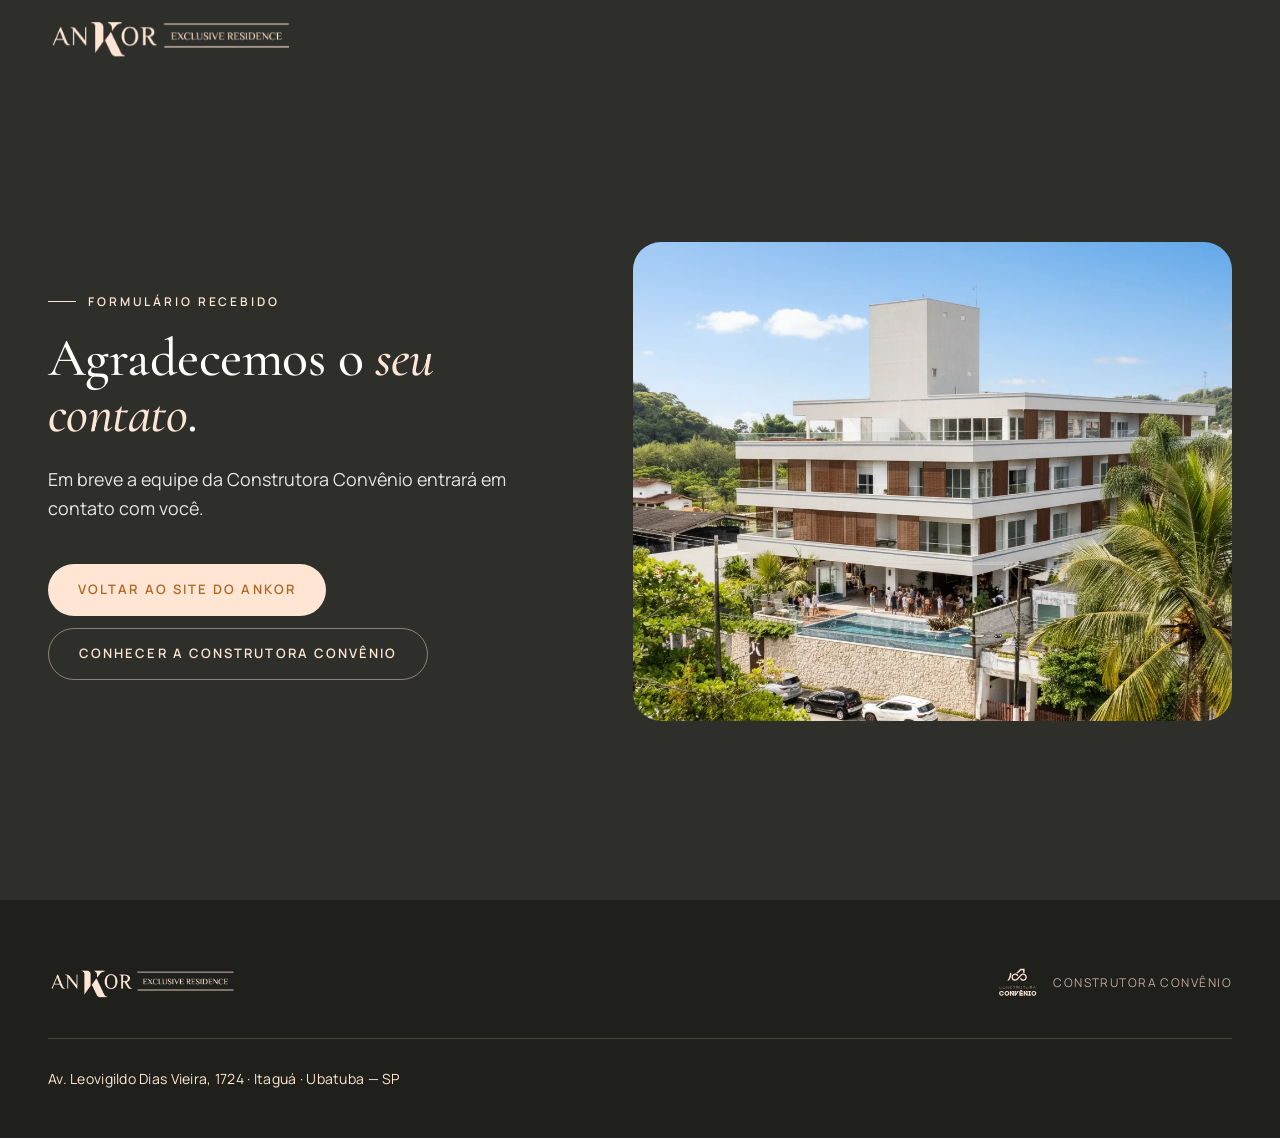
<file: obrigado-contato/index.html>
<!doctype html>
<html lang="pt-BR" data-base="../">
<head>
<meta charset="utf-8">
<meta name="viewport" content="width=device-width, initial-scale=1, viewport-fit=cover">
<title>Contato recebido · Ankor Exclusive Residence</title>
<meta name="robots" content="noindex, nofollow">
<meta name="theme-color" content="#2e2f2a">
<link rel="icon" href="../assets/brand/favicon.png">
<link rel="preconnect" href="https://fonts.googleapis.com">
<link rel="preconnect" href="https://fonts.gstatic.com" crossorigin>
<link href="https://fonts.googleapis.com/css2?family=Cormorant+Garamond:ital,wght@0,400;0,500;0,600;1,500&family=Manrope:wght@400;500;600&display=swap" rel="stylesheet">
<link rel="stylesheet" href="../assets/css/style.css?v=20261008b">
<script>(function(w,d,s,l,i){w[l]=w[l]||[];w[l].push({'gtm.start':new Date().getTime(),event:'gtm.js'});var f=d.getElementsByTagName(s)[0],j=d.createElement(s),dl=l!='dataLayer'?'&l='+l:'';j.async=true;j.src='https://www.googletagmanager.com/gtm.js?id='+i+dl;f.parentNode.insertBefore(j,f);})(window,document,'script','dataLayer','GTM-N2VF7FVX');</script>
<script async src="https://www.googletagmanager.com/gtag/js?id=G-858ZVEWJJ1"></script>
<script>window.dataLayer=window.dataLayer||[];function gtag(){dataLayer.push(arguments);}gtag('js',new Date());gtag('config','G-858ZVEWJJ1');gtag('config','AW-10869641873');</script>

<script>!function(f,b,e,v,n,t,s){if(f.fbq)return;n=f.fbq=function(){n.callMethod?n.callMethod.apply(n,arguments):n.queue.push(arguments)};if(!f._fbq)f._fbq=n;n.push=n;n.loaded=!0;n.version='2.0';n.queue=[];t=b.createElement(e);t.async=!0;t.src=v;s=b.getElementsByTagName(e)[0];s.parentNode.insertBefore(t,s)}(window,document,'script','https://connect.facebook.net/en_US/fbevents.js');fbq('init','279593157240250');fbq('track','PageView');</script>
<script async src="https://t.contentsquare.net/uxa/3d94dfe17b9cd.js"></script>
</head>
<body>
<noscript><iframe src="https://www.googletagmanager.com/ns.html?id=GTM-N2VF7FVX" height="0" width="0" style="display:none;visibility:hidden"></iframe></noscript>

<header class="header">
  <div class="container header__inner">
    <a href="../" class="logo logo--lg" aria-label="Voltar ao site do Ankor"><img src="../assets/brand/ankor-logo.png" alt="Ankor Exclusive Residence" width="310" height="58"></a>
  </div>
</header>

<main class="lp-hero thanks">
  <div class="container lp-hero__content">
    <div class="lp-hero__grid">
      <div class="lp-hero__text">
        <p class="eyebrow">Formulário recebido</p>
        <h1 class="h1">Agradecemos o <em>seu contato</em>.</h1>
        <p class="lp-hero__sub">Em breve a equipe da Construtora Convênio entrará em contato com você.</p>
        <div class="thanks__actions">
        <a href="../" class="btn btn--peach">Voltar ao site do Ankor</a>
        <a href="https://construtoraconvenio.com.br" class="btn btn--ghost-light" target="_blank" rel="noopener">Conhecer a Construtora Convênio</a>
        </div>
      </div>
      <figure class="lp-hero__photo" style="--pos:50% 60%">
        <img src="../assets/img/hero/hero-1.webp" alt="Fachada do Ankor Exclusive Residence, no Itaguá, em Ubatuba" width="1184" height="864">
      </figure>
    </div>
  </div>
</main>

<footer class="footer footer--slim">
  <div class="container">
    <div class="footer__top">
      <a href="../" class="logo" aria-label="Ankor Exclusive Residence"><img src="../assets/brand/ankor-logo.png" alt="Ankor Exclusive Residence" width="310" height="58" loading="lazy"></a>
      <a class="footer__by" href="https://construtoraconvenio.com.br" target="_blank" rel="noopener"><img src="../assets/brand/convenio.svg" alt="" width="44" height="38" loading="lazy">Construtora Convênio</a>
    </div>
    <p class="footer__addr">Av. Leovigildo Dias Vieira, 1724 · Itaguá · Ubatuba — SP</p>
  </div>
</footer>
</body>
</html>
</file>
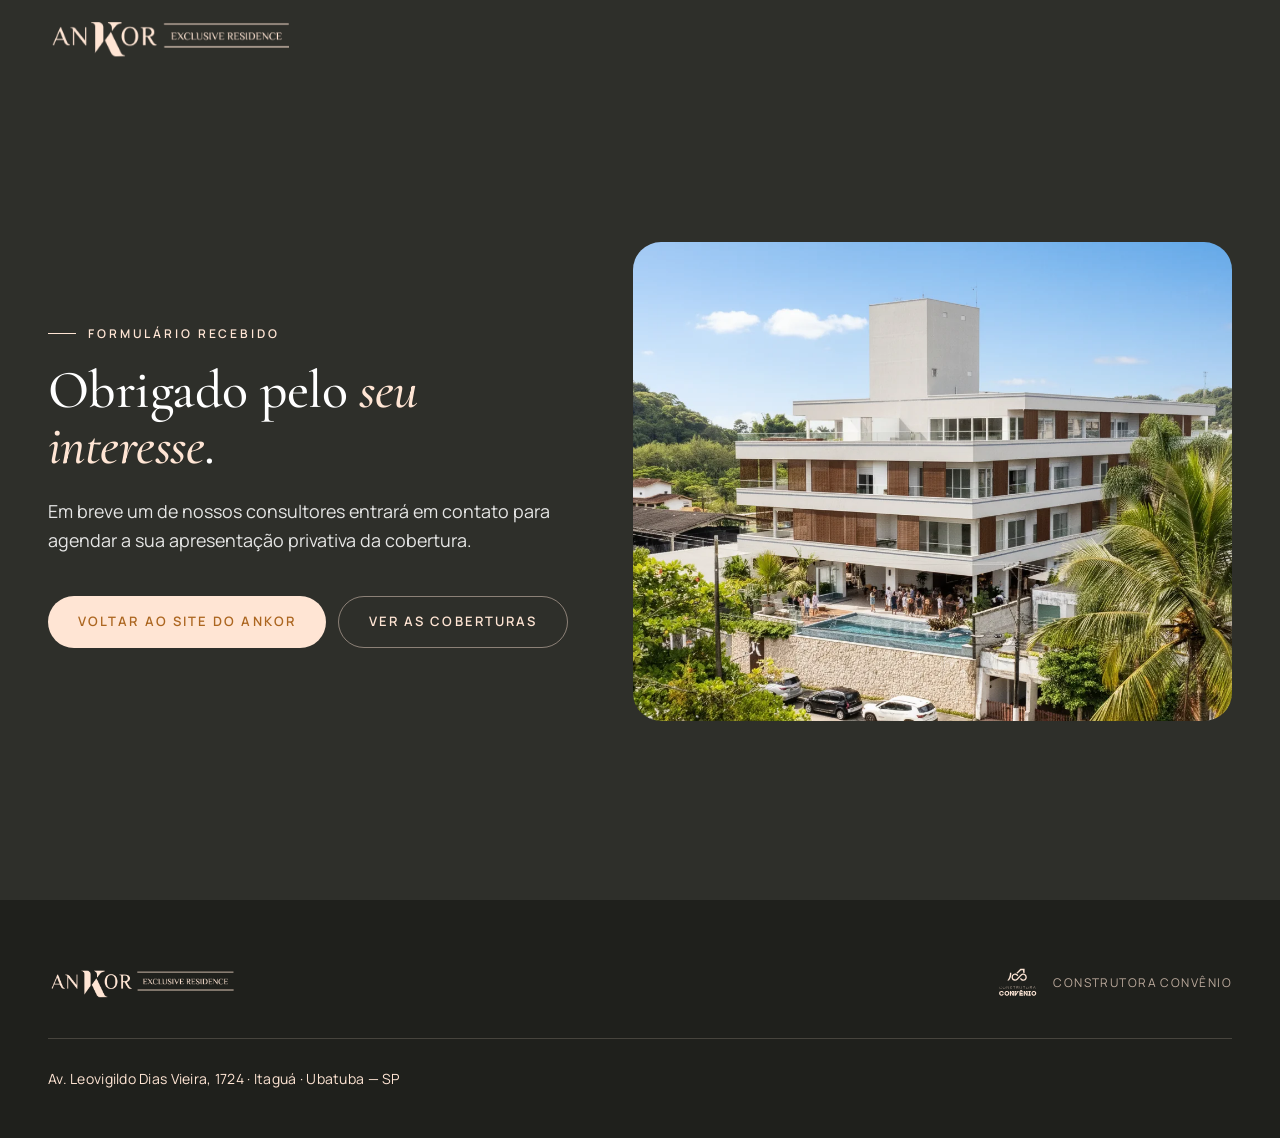
<file: obrigado/index.html>
<!doctype html>
<html lang="pt-BR" data-base="../">
<head>
<meta charset="utf-8">
<meta name="viewport" content="width=device-width, initial-scale=1, viewport-fit=cover">
<title>Obrigado · Ankor Exclusive Residence</title>
<meta name="robots" content="noindex, nofollow">
<meta name="theme-color" content="#2e2f2a">
<link rel="icon" href="../assets/brand/favicon.png">
<link rel="preconnect" href="https://fonts.googleapis.com">
<link rel="preconnect" href="https://fonts.gstatic.com" crossorigin>
<link href="https://fonts.googleapis.com/css2?family=Cormorant+Garamond:ital,wght@0,400;0,500;0,600;1,500&family=Manrope:wght@400;500;600&display=swap" rel="stylesheet">
<link rel="stylesheet" href="../assets/css/style.css?v=20261008b">
<script>(function(w,d,s,l,i){w[l]=w[l]||[];w[l].push({'gtm.start':new Date().getTime(),event:'gtm.js'});var f=d.getElementsByTagName(s)[0],j=d.createElement(s),dl=l!='dataLayer'?'&l='+l:'';j.async=true;j.src='https://www.googletagmanager.com/gtm.js?id='+i+dl;f.parentNode.insertBefore(j,f);})(window,document,'script','dataLayer','GTM-N2VF7FVX');</script>
<script async src="https://www.googletagmanager.com/gtag/js?id=G-858ZVEWJJ1"></script>
<script>window.dataLayer=window.dataLayer||[];function gtag(){dataLayer.push(arguments);}gtag('js',new Date());gtag('config','G-858ZVEWJJ1');gtag('config','AW-10869641873');</script>
<script>gtag('event','conversion',{'send_to':'AW-10869641873/pZuNCIeHxeAYEJGlhr8o'});</script>
<script>!function(f,b,e,v,n,t,s){if(f.fbq)return;n=f.fbq=function(){n.callMethod?n.callMethod.apply(n,arguments):n.queue.push(arguments)};if(!f._fbq)f._fbq=n;n.push=n;n.loaded=!0;n.version='2.0';n.queue=[];t=b.createElement(e);t.async=!0;t.src=v;s=b.getElementsByTagName(e)[0];s.parentNode.insertBefore(t,s)}(window,document,'script','https://connect.facebook.net/en_US/fbevents.js');fbq('init','279593157240250');fbq('track','PageView');fbq('track','Lead');</script>
<script async src="https://t.contentsquare.net/uxa/3d94dfe17b9cd.js"></script>
</head>
<body>
<noscript><iframe src="https://www.googletagmanager.com/ns.html?id=GTM-N2VF7FVX" height="0" width="0" style="display:none;visibility:hidden"></iframe></noscript>

<header class="header">
  <div class="container header__inner">
    <a href="../" class="logo logo--lg" aria-label="Voltar ao site do Ankor"><img src="../assets/brand/ankor-logo.png" alt="Ankor Exclusive Residence" width="310" height="58"></a>
  </div>
</header>

<main class="lp-hero thanks">
  <div class="container lp-hero__content">
    <div class="lp-hero__grid">
      <div class="lp-hero__text">
        <p class="eyebrow">Formulário recebido</p>
        <h1 class="h1">Obrigado pelo <em>seu interesse</em>.</h1>
        <p class="lp-hero__sub">Em breve um de nossos consultores entrará em contato para agendar a sua apresentação privativa da cobertura.</p>
        <div class="thanks__actions">
        <a href="../" class="btn btn--peach">Voltar ao site do Ankor</a>
        <a href="../#coberturas" class="btn btn--ghost-light">Ver as coberturas</a>
        </div>
      </div>
      <figure class="lp-hero__photo" style="--pos:50% 60%">
        <img src="../assets/img/hero/hero-1.webp" alt="Fachada do Ankor Exclusive Residence, no Itaguá, em Ubatuba" width="1184" height="864">
      </figure>
    </div>
  </div>
</main>

<footer class="footer footer--slim">
  <div class="container">
    <div class="footer__top">
      <a href="../" class="logo" aria-label="Ankor Exclusive Residence"><img src="../assets/brand/ankor-logo.png" alt="Ankor Exclusive Residence" width="310" height="58" loading="lazy"></a>
      <a class="footer__by" href="https://construtoraconvenio.com.br" target="_blank" rel="noopener"><img src="../assets/brand/convenio.svg" alt="" width="44" height="38" loading="lazy">Construtora Convênio</a>
    </div>
    <p class="footer__addr">Av. Leovigildo Dias Vieira, 1724 · Itaguá · Ubatuba — SP</p>
  </div>
</footer>
</body>
</html>
</file>
<file: assets/css/style.css>
/* ==========================================================================
   Ankor Exclusive Residence — estilos compartilhados (home + landing pages)
   ========================================================================== */

:root {
  --ink: #2e2f2a;          /* painel escuro da marca */
  --ink-deep: #1f201c;
  --olive: #31361d;
  --peach: #ffe5d4;        /* cor do logo */
  --sand: #f5ede7;         /* fundo claro da marca */
  --paper: #fbf8f5;
  --copper: #ac6620;       /* destaque principal */
  --copper-light: #c9823b;
  --text: #2e2f2a;
  --muted: #6b6760;
  --line: rgba(46, 47, 42, .14);
  --line-dark: rgba(255, 229, 212, .18);

  --serif: "Cormorant Garamond", Georgia, serif;
  --sans: "Manrope", system-ui, -apple-system, "Segoe UI", sans-serif;

  --radius: 22px;
  --radius-sm: 14px;
  --gutter: clamp(16px, 4vw, 48px);
  --max: 1240px;
  --header-h: 76px;
  --ease: cubic-bezier(.2, .7, .2, 1);
}

*, *::before, *::after { box-sizing: border-box; }
html { scroll-behavior: smooth; scroll-padding-top: calc(var(--header-h) + 8px); -webkit-text-size-adjust: 100%; }
body {
  margin: 0;
  font-family: var(--sans);
  font-size: 16px;
  line-height: 1.65;
  color: var(--text);
  background: var(--paper);
  -webkit-font-smoothing: antialiased;
  overflow-x: hidden;
}
img { display: block; max-width: 100%; height: auto; }
a { color: inherit; text-decoration: none; }
button { font: inherit; color: inherit; cursor: pointer; background: none; border: 0; padding: 0; }
:focus-visible { outline: 2px solid var(--copper-light); outline-offset: 3px; border-radius: 6px; }
.sr-only { position: absolute; width: 1px; height: 1px; overflow: hidden; clip: rect(0 0 0 0); white-space: nowrap; }

.container { width: 100%; max-width: calc(var(--max) + var(--gutter) * 2); margin: 0 auto; padding: 0 var(--gutter); }
.section { padding: clamp(48px, 10vw, 128px) 0; }
.section--sand { background: var(--sand); }
.section--dark { background: var(--ink); color: var(--peach); }
.section--tight { padding: clamp(36px, 7vw, 80px) 0; }

/* ---------- Tipografia ---------- */
.eyebrow {
  display: inline-flex; align-items: center; gap: 12px;
  font-size: 12px; font-weight: 600; letter-spacing: .24em; text-transform: uppercase;
  color: var(--copper);
  margin: 0 0 18px;
}
.eyebrow::before { content: ""; width: 28px; height: 1px; background: currentColor; }
.section--dark .eyebrow { color: var(--copper-light); }

.h1, .h2, .h3 { font-family: var(--serif); font-weight: 500; line-height: 1.05; margin: 0; letter-spacing: -.01em; }
.h1 { font-size: clamp(44px, 6.4vw, 92px); }
.h2 { font-size: clamp(34px, 4.4vw, 58px); }
.h3 { font-size: clamp(26px, 2.6vw, 34px); line-height: 1.12; }
.h2 em, .h1 em { font-style: italic; color: var(--copper); }
.section--dark .h2 em, .hero .h1 em { color: var(--copper-light); }
.lp-hero .h1 em { color: var(--peach); }
.u-line { background-image: linear-gradient(var(--copper), var(--copper)); background-size: 100% 2px; background-repeat: no-repeat; background-position: 0 92%; }

.lead { font-size: clamp(17px, 1.4vw, 19px); color: var(--muted); max-width: 60ch; }
.section--dark .lead { color: rgba(255, 229, 212, .78); }
.section-head { max-width: 760px; margin-bottom: clamp(32px, 5vw, 64px); }
.section-head .lead { margin-top: 20px; }
.section-head--center { margin-left: auto; margin-right: auto; text-align: center; }
.section-head--center .eyebrow::after { content: ""; width: 28px; height: 1px; background: currentColor; }
.section-head--center .lead { margin-left: auto; margin-right: auto; }

/* ---------- Botões ---------- */
.btn {
  display: inline-flex; align-items: center; justify-content: center; gap: 10px;
  min-height: 52px; padding: 0 30px;
  border-radius: 999px;
  font-size: 13px; font-weight: 600; letter-spacing: .16em; text-transform: uppercase;
  transition: background .3s var(--ease), color .3s var(--ease), transform .3s var(--ease), border-color .3s;
  white-space: nowrap;
}
.btn svg { width: 16px; height: 16px; transition: transform .3s var(--ease); flex: none; }
.btn:hover svg { transform: translateX(4px); }
.btn--primary { background: var(--copper); color: #fff; }
.btn--primary:hover { background: #95561a; }
.btn--peach { background: var(--peach); color: var(--copper); }
.btn--peach:hover { background: #fff; }
.btn--ghost { border: 1px solid currentColor; color: var(--text); }
.btn--ghost:hover { background: var(--text); color: var(--paper); border-color: var(--text); }
.section--dark .btn--ghost, .btn--ghost-light { color: var(--peach); border: 1px solid rgba(255, 229, 212, .45); }
.section--dark .btn--ghost:hover, .btn--ghost-light:hover { background: var(--peach); color: var(--ink); border-color: var(--peach); }
.btn--block { width: 100%; }
.link-arrow { display: inline-flex; align-items: center; gap: 8px; font-weight: 600; color: var(--copper); border-bottom: 1px solid currentColor; padding-bottom: 2px; }

/* ---------- Header ---------- */
.header {
  position: fixed; inset: 0 0 auto; z-index: 50;
  height: var(--header-h);
  display: flex; align-items: center;
  transition: background .4s var(--ease), box-shadow .4s var(--ease), height .3s;
}
.header.is-scrolled, .header--solid {
  background: rgba(46, 47, 42, .92);
  -webkit-backdrop-filter: saturate(140%) blur(14px);
  backdrop-filter: saturate(140%) blur(14px);
  box-shadow: 0 1px 0 var(--line-dark);
}
.header__inner { display: flex; align-items: center; justify-content: space-between; gap: 24px; width: 100%; }
.logo { display: block; width: 188px; aspect-ratio: 310 / 58; flex: none; }
.logo img { width: 100%; height: auto; }
.nav { display: flex; align-items: center; gap: clamp(18px, 2.2vw, 34px); }
.nav a:not(.btn) {
  font-size: 13px; font-weight: 500; letter-spacing: .08em; color: var(--peach); opacity: .85;
  position: relative; padding: 6px 0;
}
.nav a:not(.btn)::after { content: ""; position: absolute; left: 0; right: 0; bottom: 0; height: 1px; background: var(--copper-light); transform: scaleX(0); transform-origin: left; transition: transform .35s var(--ease); }
.nav a:not(.btn):hover { opacity: 1; }
.nav a:not(.btn):hover::after { transform: scaleX(1); }
.nav .btn { min-height: 44px; padding: 0 22px; font-size: 12px; }
.nav-toggle { display: none; width: 44px; height: 44px; border-radius: 50%; border: 1px solid var(--line-dark); color: var(--peach); align-items: center; justify-content: center; }
.nav-toggle span, .nav-toggle span::before, .nav-toggle span::after { display: block; width: 18px; height: 1.5px; background: currentColor; position: relative; transition: transform .3s, background .3s; }
.nav-toggle span::before, .nav-toggle span::after { content: ""; position: absolute; left: 0; }
.nav-toggle span::before { top: -6px; }
.nav-toggle span::after { top: 6px; }
.nav-open .nav-toggle span { background: transparent; }
.nav-open .nav-toggle span::before { transform: translateY(6px) rotate(45deg); }
.nav-open .nav-toggle span::after { transform: translateY(-6px) rotate(-45deg); }

@media (max-width: 980px) {
  .logo { width: 150px; }
  .nav-toggle { display: inline-flex; }
  .nav {
    position: fixed; inset: var(--header-h) 0 auto; flex-direction: column; align-items: stretch; gap: 0;
    padding: 12px var(--gutter) 28px; background: var(--ink);
    transform: translateY(-8px); opacity: 0; visibility: hidden; transition: .3s var(--ease);
    box-shadow: 0 30px 40px rgba(0,0,0,.25);
  }
  .nav a:not(.btn) { padding: 16px 0; font-size: 15px; border-bottom: 1px solid var(--line-dark); }
  .nav a:not(.btn)::after { display: none; }
  .nav .btn { margin-top: 20px; min-height: 52px; }
  .nav-open .nav { transform: none; opacity: 1; visibility: visible; }
  .nav-open .header { background: var(--ink); }
}

/* ---------- Hero (home) — painel escuro + foto, herdado do layout atual ---------- */
.hero {
  position: relative; min-height: 100svh; display: grid; grid-template-columns: minmax(0, 5fr) minmax(0, 7fr);
  background: var(--ink); color: var(--peach); overflow: hidden;
}
.hero__panel { position: relative; display: flex; flex-direction: column; justify-content: center; padding: calc(var(--header-h) + 40px) clamp(24px, 4vw, 64px) 64px max(var(--gutter), calc((100vw - var(--max)) / 2)); z-index: 2; }
.hero__panel::before { /* moldura tracejada da identidade atual */
  content: ""; position: absolute; top: 15%; bottom: 20%; right: -1px; width: 40%;
  border: 1px dashed rgba(201, 130, 59, .45); border-right: 0; border-radius: 40px 0 0 40px; pointer-events: none;
}
.hero__kicker { font-size: 12px; letter-spacing: .28em; text-transform: uppercase; color: var(--copper-light); margin: 0 0 26px; font-weight: 600; }
.hero .h1 { color: var(--peach); }
.hero__sub { margin: 26px 0 38px; font-size: clamp(16px, 1.3vw, 18px); color: rgba(255, 229, 212, .78); max-width: 34ch; }
.hero__media { position: relative; border-radius: 56px 0 0 56px; overflow: hidden; margin-left: -1px; }
.hero__slide { position: absolute; inset: 0; opacity: 0; transition: opacity 1.6s var(--ease); }
.hero__slide.is-active { opacity: 1; }
.hero__slide img { width: 100%; height: 100%; object-fit: cover; transform: scale(1.06); transition: transform 8s linear; }
.hero__slide.is-active img { transform: scale(1); }
.hero__media::after { content: ""; position: absolute; inset: 0; background: linear-gradient(180deg, rgba(31,32,28,.55), rgba(31,32,28,0) 18%), linear-gradient(90deg, rgba(31,32,28,.35), rgba(31,32,28,0) 30%); pointer-events: none; }
.hero__badge {
  position: absolute; top: calc(var(--header-h) + 20px); left: 32px; z-index: 3;
  background: var(--copper-light); color: var(--ink-deep);
  font-size: 14px; font-weight: 600; letter-spacing: .2em; text-transform: uppercase;
  padding: 13px 21px; border-radius: 999px; box-shadow: 0 8px 24px rgba(0,0,0,.2);
}
.hero__dots { position: absolute; left: 32px; bottom: 32px; z-index: 3; display: flex; gap: 10px; }
.hero__dots button { width: 34px; height: 3px; border-radius: 3px; background: rgba(255,255,255,.4); transition: background .3s, width .3s; }
.hero__dots button.is-active { background: var(--peach); width: 54px; }
.hero__caption { position: absolute; right: 32px; bottom: 28px; z-index: 3; font-size: 12px; color: rgba(255,255,255,.85); letter-spacing: .04em; text-shadow: 0 1px 8px rgba(0,0,0,.4); }
.scroll-cue { position: absolute; left: max(var(--gutter), calc((100vw - var(--max)) / 2)); bottom: 32px; display: flex; align-items: center; gap: 12px; font-size: 11px; letter-spacing: .24em; text-transform: uppercase; color: rgba(255,229,212,.6); z-index: 3; }
.scroll-cue::before { content: ""; width: 1px; height: 36px; background: linear-gradient(var(--copper-light), transparent); animation: cue 2.2s infinite; }
@keyframes cue { 0% { transform: scaleY(0); transform-origin: top; } 50% { transform: scaleY(1); transform-origin: top; } 51% { transform-origin: bottom; } 100% { transform: scaleY(0); transform-origin: bottom; } }

@media (max-width: 900px) {
  .hero { grid-template-columns: 1fr; grid-template-rows: auto auto; min-height: 0; }
  .hero__media { order: -1; height: 62svh; min-height: 380px; border-radius: 0 0 36px 36px; margin: 0; }
  .hero__media::after { background: linear-gradient(180deg, rgba(31,32,28,.72), rgba(31,32,28,0) 32%); }
  .hero__panel { padding: 40px var(--gutter) 56px; }
  .hero__panel::before, .scroll-cue { display: none; }
  .hero__badge { left: var(--gutter); }
  .hero__dots { left: var(--gutter); bottom: 20px; }
  .hero__caption { right: var(--gutter); bottom: 16px; }
}

/* ---------- Apresentação ---------- */
.intro { display: grid; grid-template-columns: minmax(0, 1fr) minmax(0, 1.05fr); gap: clamp(40px, 6vw, 96px); align-items: center; }
.intro__text p { color: var(--muted); margin: 0 0 18px; }
.intro__text .h2 { margin-bottom: 28px; }
.pillars { display: flex; flex-wrap: wrap; gap: 10px; margin: 30px 0 36px; padding: 0; list-style: none; }
.pillars li { border: 1px solid var(--line); border-radius: 999px; padding: 8px 18px; font-size: 14px; font-weight: 500; background: rgba(255,255,255,.5); }
.intro__media { display: grid; grid-template-columns: 1.2fr 1fr; grid-template-rows: 1fr 1fr; gap: 16px; aspect-ratio: 1 / .92; }
.intro__media figure { margin: 0; border-radius: var(--radius); overflow: hidden; position: relative; }
.intro__media figure:first-child { grid-row: span 2; }
.intro__media img { width: 100%; height: 100%; object-fit: cover; }
.facts { display: grid; grid-template-columns: repeat(3, 1fr); border-top: 1px solid var(--line); margin-top: 8px; }
.facts div { padding: 22px 16px 0 0; }
.facts strong { display: block; font-family: var(--serif); font-size: clamp(26px, 2.6vw, 36px); font-weight: 500; line-height: 1.1; color: var(--copper); }
.facts span { font-size: 13px; color: var(--muted); }
@media (max-width: 900px) {
  .intro { grid-template-columns: minmax(0, 1fr); }
  .intro__media { aspect-ratio: 1 / 1; }
}

/* ---------- Coberturas (cards da home) ---------- */
.notice {
  display: flex; gap: 16px; align-items: flex-start;
  padding: 20px 24px; border-radius: var(--radius-sm);
  border: 1px solid var(--line-dark); background: rgba(255, 229, 212, .05);
  color: rgba(255, 229, 212, .9); font-size: 15px; margin-bottom: 40px; max-width: 900px;
}
.notice svg { flex: none; width: 22px; height: 22px; color: var(--copper-light); margin-top: 2px; }
.notice--light { border-color: var(--line); background: #fff; color: var(--text); }
.notice--light svg { color: var(--copper); }
.units { display: grid; grid-template-columns: repeat(2, minmax(0, 1fr)); gap: clamp(20px, 3vw, 36px); }
.unit {
  background: var(--ink-deep); border: 1px solid var(--line-dark); border-radius: 28px; overflow: hidden;
  display: flex; flex-direction: column; transition: transform .5s var(--ease), border-color .4s;
}
.unit:hover { transform: translateY(-6px); border-color: rgba(201,130,59,.5); }
.unit__media { position: relative; aspect-ratio: 16 / 10; overflow: hidden; }
.unit__media img { width: 100%; height: 100%; object-fit: cover; transition: transform 1.2s var(--ease); }
.unit:hover .unit__media img { transform: scale(1.04); }
.tag {
  position: absolute; left: 16px; bottom: 16px;
  font-size: 11px; font-weight: 600; letter-spacing: .12em; text-transform: uppercase;
  background: rgba(31,32,28,.72); -webkit-backdrop-filter: blur(6px); backdrop-filter: blur(6px);
  color: #fff; padding: 7px 12px; border-radius: 999px;
}
.tag--top { top: 16px; bottom: auto; background: var(--copper); }
.unit__body { padding: clamp(24px, 3vw, 36px); display: flex; flex-direction: column; flex: 1; }
.unit__head { display: flex; justify-content: space-between; align-items: flex-start; gap: 16px; }
.unit__title { font-family: var(--serif); font-size: clamp(32px, 3vw, 42px); font-weight: 500; line-height: 1; margin: 0; color: var(--peach); }
.unit__area { font-size: 14px; color: rgba(255,229,212,.65); margin-top: 8px; letter-spacing: .04em; }
.unit__price { text-align: right; }
.unit__price small { display: block; font-size: 11px; letter-spacing: .16em; text-transform: uppercase; color: rgba(255,229,212,.55); }
.unit__price strong { font-family: var(--sans); font-size: clamp(21px, 1.9vw, 26px); font-weight: 600; letter-spacing: -.01em; color: var(--copper-light); white-space: nowrap; }
.feat-list { list-style: none; padding: 0; margin: 26px 0; display: grid; grid-template-columns: 1fr 1fr; gap: 12px 20px; }
.feat-list li { display: flex; align-items: center; gap: 10px; font-size: 14.5px; color: rgba(255,229,212,.88); }
.feat-list svg { width: 20px; height: 20px; flex: none; color: var(--copper-light); }
.unit__pos { display: flex; align-items: center; gap: 16px; padding: 16px; border-radius: var(--radius-sm); background: rgba(255,229,212,.05); margin-bottom: 26px; font-size: 13.5px; color: rgba(255,229,212,.8); }
.keyplan { width: 92px; flex: none; }
.unit__cta { display: flex; flex-wrap: wrap; gap: 12px; margin-top: auto; }
.unit__cta .btn { flex: 1 1 auto; }
@media (max-width: 900px) { .units { grid-template-columns: minmax(0, 1fr); } }
@media (max-width: 460px) {
  .feat-list { grid-template-columns: 1fr; }
  .unit__head { flex-direction: column; }
  .unit__price { text-align: left; }
}

/* ---------- Diferenciais (bento) ---------- */
.bento { display: grid; grid-template-columns: repeat(6, 1fr); grid-auto-rows: minmax(240px, auto); gap: 16px; }
.tile { position: relative; border-radius: var(--radius); overflow: hidden; background: #fff; border: 1px solid var(--line); display: flex; flex-direction: column; }
.tile--img { color: #fff; border: 0; justify-content: flex-end; min-height: 320px; }
.tile--img img { position: absolute; inset: 0; width: 100%; height: 100%; object-fit: cover; transition: transform 1.2s var(--ease); }
.tile--img:hover img { transform: scale(1.04); }
.tile--img::after { content: ""; position: absolute; inset: 0; background: linear-gradient(180deg, rgba(20,20,18,0) 25%, rgba(20,20,18,.9)); }
.tile__body { position: relative; z-index: 1; padding: clamp(22px, 2.4vw, 32px); }
.tile__num { font-family: var(--serif); font-style: italic; font-size: 18px; color: var(--copper-light); }
.tile .h3 { margin: 6px 0 10px; }
.tile p { margin: 0; font-size: 15px; color: var(--muted); max-width: 42ch; }
.tile--img p { color: rgba(255,255,255,.86); }
.tile--dark { background: var(--ink); color: var(--peach); border: 0; justify-content: space-between; }
.tile--dark p { color: rgba(255,229,212,.75); }
.b-1 { grid-column: span 4; grid-row: span 2; }
.b-2 { grid-column: span 2; }
.b-3 { grid-column: span 2; }
.b-4 { grid-column: span 3; }
.b-5 { grid-column: span 3; }
.amenities { display: flex; flex-wrap: wrap; gap: 8px; margin: 18px 0 0; padding: 0; list-style: none; }
.amenities li { font-size: 13px; padding: 6px 14px; border-radius: 999px; background: rgba(255,255,255,.14); -webkit-backdrop-filter: blur(6px); backdrop-filter: blur(6px); }
@media (max-width: 900px) {
  .bento { grid-template-columns: 1fr 1fr; }
  .b-1 { grid-column: span 2; grid-row: auto; min-height: 420px; }
  .b-2, .b-3, .b-4, .b-5 { grid-column: span 1; }
}
@media (max-width: 600px) {
  .bento { grid-template-columns: 1fr; }
  .b-1, .b-2, .b-3, .b-4, .b-5 { grid-column: auto; }
}

/* ---------- Carrossel de vídeos ---------- */
.carousel { position: relative; }
.carousel__track {
  display: grid; grid-auto-flow: column; grid-auto-columns: calc((100% - 2 * 24px) / 3); gap: 24px;
  overflow-x: auto; scroll-snap-type: x mandatory; scrollbar-width: none; padding-bottom: 4px;
  overscroll-behavior-x: contain;
}
.carousel__track::-webkit-scrollbar { display: none; }
.carousel__track > * { scroll-snap-align: start; }
.carousel__nav { display: flex; gap: 12px; }
.carousel__btn { width: 52px; height: 52px; border-radius: 50%; border: 1px solid var(--line-dark); color: var(--peach); display: inline-flex; align-items: center; justify-content: center; transition: background .3s, color .3s, opacity .3s; }
.carousel__btn:hover { background: var(--peach); color: var(--ink); }
.carousel__btn[disabled] { opacity: .3; pointer-events: none; }
.carousel__btn svg { width: 18px; height: 18px; }
.carousel__progress { height: 2px; background: var(--line-dark); margin-top: 32px; border-radius: 2px; overflow: hidden; }
.carousel__progress span { display: block; height: 100%; width: 30%; background: var(--copper-light); transition: transform .2s linear, width .2s; transform-origin: left; }
.head-row { display: flex; align-items: flex-end; justify-content: space-between; gap: 24px; margin-bottom: clamp(36px, 4vw, 56px); }
.head-row .section-head { margin-bottom: 0; }
.video-card { text-align: left; display: block; width: 100%; }
.video-card__thumb { position: relative; aspect-ratio: 16 / 10; border-radius: var(--radius); overflow: hidden; background: #111; }
.video-card__thumb img { width: 100%; height: 100%; object-fit: cover; opacity: .85; transition: transform 1s var(--ease), opacity .4s; }
.video-card:hover .video-card__thumb img { transform: scale(1.05); opacity: 1; }
.play {
  position: absolute; left: 50%; top: 50%; width: 72px; height: 72px; margin: -36px 0 0 -36px;
  border-radius: 50%; background: rgba(255, 229, 212, .92); color: var(--copper);
  display: flex; align-items: center; justify-content: center; transition: transform .4s var(--ease);
  box-shadow: 0 10px 30px rgba(0,0,0,.25);
}
.play::before { content: ""; position: absolute; inset: -8px; border-radius: 50%; border: 1px solid rgba(255,229,212,.5); animation: pulse 2.4s infinite; }
@keyframes pulse { 0% { transform: scale(.9); opacity: 1; } 100% { transform: scale(1.35); opacity: 0; } }
.play svg { width: 22px; height: 22px; margin-left: 4px; }
.video-card:hover .play { transform: scale(1.08); }
.video-card__meta { padding: 18px 4px 0; }
.video-card__meta small { font-size: 11px; letter-spacing: .18em; text-transform: uppercase; color: var(--copper-light); font-weight: 600; }
.video-card__meta h3 { font-family: var(--serif); font-weight: 500; font-size: 24px; line-height: 1.15; margin: 6px 0 0; color: var(--peach); }
@media (max-width: 980px) { .carousel__track { grid-auto-columns: calc((100% - 24px) / 2); } }
@media (max-width: 600px) {
  .carousel__track { grid-auto-columns: 84%; gap: 16px; }
  .head-row { flex-direction: column; align-items: flex-start; }
  .head-row .carousel__nav { display: none; }
}

/* ---------- Galeria ---------- */
.gallery-grid { display: grid; grid-template-columns: repeat(4, 1fr); grid-auto-rows: clamp(160px, 18vw, 250px); gap: 14px; }
.g-item { position: relative; border-radius: var(--radius-sm); overflow: hidden; background: #e8e0d8; display: block; width: 100%; height: 100%; }
.g-item img { width: 100%; height: 100%; object-fit: cover; transition: transform 1s var(--ease), filter .4s; }
.g-item:hover img { transform: scale(1.05); }
.g-item figcaption, .g-item .g-cap {
  position: absolute; left: 0; right: 0; bottom: 0; padding: 36px 16px 14px;
  background: linear-gradient(180deg, transparent, rgba(20,20,18,.75)); color: #fff; font-size: 13px; text-align: left;
  opacity: 0; transform: translateY(6px); transition: .4s var(--ease);
}
.g-item:hover .g-cap, .g-item:focus-visible .g-cap { opacity: 1; transform: none; }
.gallery-grid .g-item:nth-child(1) { grid-column: span 2; grid-row: span 2; }
.gallery-grid .g-item:nth-child(6) { grid-column: span 2; }
.gallery-more { display: flex; justify-content: center; margin-top: 40px; }
@media (hover: none) { .g-item .g-cap { opacity: 1; transform: none; } }
@media (max-width: 800px) {
  .gallery-grid { grid-template-columns: 1fr 1fr; grid-auto-rows: 42vw; gap: 10px; }
  .gallery-grid .g-item:nth-child(6) { grid-column: span 1; }
}

/* ---------- Tabs (filtros de galeria) ---------- */
.tabs { display: flex; gap: 8px; overflow-x: auto; scrollbar-width: none; padding-bottom: 2px; }
.tabs::-webkit-scrollbar { display: none; }
.tabs button {
  flex: none; padding: 10px 18px; border-radius: 999px; font-size: 13px; font-weight: 600; letter-spacing: .04em;
  border: 1px solid var(--line); color: var(--muted); transition: .25s;
}
.tabs button:hover { color: var(--text); border-color: var(--text); }
.tabs button[aria-selected="true"] { background: var(--ink); color: var(--peach); border-color: var(--ink); }
.tabs button .count { opacity: .55; margin-left: 4px; font-weight: 500; }

/* ---------- Galeria completa (modal) ---------- */
.modal { position: fixed; inset: 0; z-index: 100; background: var(--paper); display: none; flex-direction: column; }
.modal.is-open { display: flex; animation: fade .35s var(--ease); }
@keyframes fade { from { opacity: 0; } to { opacity: 1; } }
.modal__bar { display: flex; align-items: center; gap: 20px; padding: 16px var(--gutter); border-bottom: 1px solid var(--line); background: var(--paper); flex-wrap: wrap; }
.modal__title { font-family: var(--serif); font-size: 28px; font-weight: 500; margin: 0; flex: 1 1 auto; }
.modal__bar .tabs { order: 3; flex: 1 1 100%; }
.icon-btn { width: 48px; height: 48px; border-radius: 50%; border: 1px solid var(--line); display: inline-flex; align-items: center; justify-content: center; flex: none; transition: .25s; }
.icon-btn:hover { background: var(--ink); color: var(--peach); border-color: var(--ink); }
.icon-btn svg { width: 18px; height: 18px; }
.modal__body { flex: 1; overflow-y: auto; padding: 28px var(--gutter) 60px; }
.masonry { columns: 4 260px; column-gap: 14px; max-width: var(--max); margin: 0 auto; }
.masonry .g-item { height: auto; margin-bottom: 14px; break-inside: avoid; }
.masonry .g-item img { height: auto; }
.modal__note { max-width: var(--max); margin: 0 auto 20px; font-size: 13px; color: var(--muted); }

/* ---------- Lightbox ---------- */
.lightbox { position: fixed; inset: 0; z-index: 120; background: rgba(18, 18, 16, .96); display: none; align-items: center; justify-content: center; }
.lightbox.is-open { display: flex; animation: fade .3s var(--ease); }
.lightbox figure { margin: 0; max-width: min(92vw, 1500px); max-height: 86svh; display: flex; flex-direction: column; align-items: center; }
.lightbox img { max-width: 100%; max-height: 78svh; object-fit: contain; border-radius: 10px; }
.lightbox figcaption { color: rgba(255,229,212,.85); font-size: 14px; margin-top: 16px; text-align: center; padding: 0 60px; }
.lightbox figcaption small { display: block; color: rgba(255,229,212,.5); font-size: 12px; margin-top: 4px; letter-spacing: .06em; }
.lightbox .icon-btn { position: absolute; color: var(--peach); border-color: rgba(255,229,212,.25); }
.lightbox .icon-btn:hover { background: var(--peach); color: var(--ink); }
.lb-close { top: 18px; right: 18px; }
.lb-prev { left: 18px; top: 50%; margin-top: -24px; }
.lb-next { right: 18px; top: 50%; margin-top: -24px; }
@media (max-width: 700px) {
  .lb-prev, .lb-next { top: auto; bottom: 18px; margin: 0; }
  .lightbox figcaption { padding: 0 16px 60px; }
}

/* Vídeo modal */
.video-modal { position: fixed; inset: 0; z-index: 120; background: rgba(18,18,16,.95); display: none; align-items: center; justify-content: center; padding: 20px; }
.video-modal.is-open { display: flex; animation: fade .3s; }
.video-modal__frame { width: min(1100px, 100%); aspect-ratio: 16 / 9; background: #000; border-radius: 16px; overflow: hidden; }
.video-modal__frame iframe { width: 100%; height: 100%; border: 0; }
.video-modal .icon-btn { position: absolute; top: 18px; right: 18px; color: var(--peach); border-color: rgba(255,229,212,.25); }

/* ---------- Localização ---------- */
.location { display: grid; grid-template-columns: minmax(0, 1fr) minmax(0, 1.1fr); gap: clamp(40px, 6vw, 88px); align-items: start; }
.poi { list-style: none; padding: 0; margin: 32px 0; border-top: 1px solid var(--line); }
.poi li { display: flex; align-items: center; justify-content: space-between; gap: 16px; padding: 16px 0; border-bottom: 1px solid var(--line); }
.poi li span:first-child { display: flex; align-items: center; gap: 14px; font-weight: 500; }
.poi svg { width: 20px; height: 20px; color: var(--copper); flex: none; }
.poi li span:last-child { font-size: 13px; color: var(--muted); text-align: right; }
.map { position: relative; border-radius: var(--radius); overflow: hidden; aspect-ratio: 4 / 3.4; background: #ddd; }
.map img { width: 100%; height: 100%; object-fit: cover; }
.map iframe { position: absolute; inset: 0; width: 100%; height: 100%; border: 0; }
.map__btn { position: absolute; left: 50%; bottom: 24px; transform: translateX(-50%); z-index: 2; box-shadow: 0 10px 30px rgba(0,0,0,.25); }
.map__pin { position: absolute; left: 20px; top: 20px; z-index: 2; background: var(--paper); border-radius: 14px; padding: 12px 16px; font-size: 13px; box-shadow: 0 10px 30px rgba(0,0,0,.18); max-width: 260px; }
.map__pin strong { display: block; font-family: var(--serif); font-size: 20px; font-weight: 600; }
.walk { margin-top: 28px; padding: 24px; background: #fff; border: 1px solid var(--line); border-radius: var(--radius-sm); }
.walk h3 { margin: 0 0 6px; font-family: var(--serif); font-size: 24px; font-weight: 500; }
.walk p { margin: 0; color: var(--muted); font-size: 15px; }
@media (max-width: 900px) { .location { grid-template-columns: minmax(0, 1fr); } }

/* ---------- Faixa CTA intermediária ---------- */
.cta-band { position: relative; border-radius: 32px; overflow: hidden; color: #fff; }
.cta-band img { position: absolute; inset: 0; width: 100%; height: 100%; object-fit: cover; }
.cta-band::after { content: ""; position: absolute; inset: 0; background: linear-gradient(90deg, rgba(31,32,28,.88) 0%, rgba(31,32,28,.55) 55%, rgba(31,32,28,.15)); }
.cta-band__inner { position: relative; z-index: 1; padding: clamp(44px, 7vw, 96px) clamp(24px, 6vw, 80px); max-width: 720px; }
.cta-band .h2 { color: var(--peach); }
.cta-band p { color: rgba(255,229,212,.82); margin: 18px 0 32px; font-size: 17px; }
.cta-band__actions { display: flex; flex-wrap: wrap; gap: 12px; }

/* ---------- Contato / formulário ---------- */
.contact { display: grid; grid-template-columns: minmax(0, .9fr) minmax(0, 1.1fr); gap: clamp(40px, 6vw, 88px); align-items: stretch; }
/* texto ocupa a altura do formulário: título em cima, pontos de atendimento embaixo */
.contact__text { display: flex; flex-direction: column; }
.contact__points { list-style: none; margin: auto 0 0; padding: 28px 0 0; border-top: 1px solid var(--line-dark); display: grid; gap: 16px; }
.contact__points li { display: flex; align-items: center; gap: 14px; font-size: 15px; color: rgba(255,229,212,.82); }
.contact__points svg { flex: none; width: 22px; height: 22px; color: var(--copper-light); }
/* no celular o formulário vem logo depois do texto e os pontos de atendimento ficam por último */
@media (max-width: 900px) {
  .contact { row-gap: 0; }
  .contact__text { display: contents; }
  .contact .form-embed { margin-top: 32px; }
  .contact__points { order: 1; margin-top: 32px; }
}
.team { display: flex; flex-direction: column; gap: 14px; margin-top: 36px; }
.team__person { display: flex; align-items: center; gap: 16px; }
.team__person img { width: 60px; height: 60px; border-radius: 50%; object-fit: cover; object-position: top; background: var(--sand); }
.team__person strong { display: block; font-weight: 600; color: var(--peach); }
.team__person span { font-size: 13px; color: rgba(255,229,212,.6); }
.form-embed { border-radius: 28px; overflow: hidden; height: 540px; background: var(--paper); }
.form-embed iframe { display: block; width: 100%; height: 100%; border: 0; }
@media (max-width: 600px) { .form-embed { height: 600px; border-radius: 22px; } }
.form { background: var(--paper); color: var(--text); border-radius: 28px; padding: clamp(24px, 4vw, 48px); }
.form h3 { font-family: var(--serif); font-size: 32px; font-weight: 500; margin: 0 0 6px; line-height: 1.1; }
.form > p { margin: 0 0 26px; color: var(--muted); font-size: 15px; }
.form__grid { display: grid; grid-template-columns: 1fr 1fr; gap: 16px; }
.field { display: flex; flex-direction: column; gap: 6px; }
.field--full { grid-column: 1 / -1; }
.field label, .field legend { font-size: 12px; font-weight: 600; letter-spacing: .08em; text-transform: uppercase; color: var(--muted); }
.field input, .field textarea, .field select {
  font: inherit; font-size: 16px; color: var(--text); width: 100%;
  padding: 14px 16px; border-radius: 12px; border: 1px solid var(--line); background: #fff;
  transition: border-color .2s, box-shadow .2s;
}
.field textarea { min-height: 110px; resize: vertical; }
.field input:focus, .field textarea:focus, .field select:focus { outline: none; border-color: var(--copper); box-shadow: 0 0 0 4px rgba(172,102,32,.12); }
.field.has-error input { border-color: #b3261e; }
fieldset.field { border: 0; padding: 0; margin: 0; }
.choices { display: flex; flex-wrap: wrap; gap: 8px; margin-top: 4px; }
.choices label { cursor: pointer; position: relative; }
.choices input { position: absolute; opacity: 0; pointer-events: none; }
.choices span { display: inline-block; padding: 10px 16px; border-radius: 999px; border: 1px solid var(--line); font-size: 14px; font-weight: 500; text-transform: none; letter-spacing: 0; color: var(--text); background: #fff; transition: .2s; }
.choices input:checked + span { background: var(--ink); color: var(--peach); border-color: var(--ink); }
.choices input:focus-visible + span { outline: 2px solid var(--copper); outline-offset: 2px; }
.consent { display: flex; gap: 12px; align-items: flex-start; font-size: 13px; color: var(--muted); margin: 20px 0 24px; }
.consent input { width: 18px; height: 18px; margin-top: 2px; accent-color: var(--copper); flex: none; }
.form__status { margin-top: 16px; font-size: 14px; }
.form__status.is-ok { color: #2f6b3a; }
.form__status.is-err { color: #b3261e; }
@media (max-width: 900px) { .contact { grid-template-columns: minmax(0, 1fr); } }
@media (max-width: 560px) { .form__grid { grid-template-columns: 1fr; } }

/* ---------- Footer ---------- */
.footer { background: var(--ink-deep); color: rgba(255,229,212,.7); padding: 64px 0 110px; font-size: 14px; }
.footer__top { display: flex; justify-content: space-between; align-items: center; gap: 32px; flex-wrap: wrap; padding-bottom: 36px; border-bottom: 1px solid var(--line-dark); }
.footer__links { display: flex; flex-wrap: wrap; gap: 12px 28px; }
.footer__links a:hover { color: var(--peach); }
.footer__by { display: flex; align-items: center; gap: 14px; font-size: 12px; letter-spacing: .12em; text-transform: uppercase; }
.footer__by img { width: 44px; }
.footer__legal { padding-top: 28px; font-size: 12px; line-height: 1.7; color: rgba(255,229,212,.5); max-width: 900px; }
@media (min-width: 901px) { .footer { padding-bottom: 64px; } }

/* ---------- Barra fixa mobile ---------- */
.mobile-bar {
  position: fixed; left: 12px; right: 12px; bottom: 12px; z-index: 40;
  display: none; gap: 8px; padding: 8px; border-radius: 999px;
  background: rgba(46,47,42,.94); -webkit-backdrop-filter: blur(12px); backdrop-filter: blur(12px);
  box-shadow: 0 12px 30px rgba(0,0,0,.25);
  transform: translateY(140%); transition: transform .4s var(--ease);
}
.mobile-bar.is-visible { transform: none; }
.mobile-bar .btn { flex: 1; min-height: 46px; padding: 0 16px; font-size: 11.5px; letter-spacing: .12em; }
@media (max-width: 900px) { .mobile-bar { display: flex; } }

/* ---------- Landing pages das coberturas ---------- */
.lp-hero { background: var(--ink); color: #fff; }
.lp-hero__content { padding-top: calc(var(--header-h) + clamp(24px, 4vw, 56px)); padding-bottom: clamp(40px, 5vw, 72px); }
.lp-hero__grid { display: grid; grid-template-columns: minmax(0, 1fr) minmax(0, 1.15fr); gap: clamp(32px, 5vw, 72px); align-items: center; }
.lp-hero__photo { position: relative; margin: 0; border-radius: 28px; overflow: hidden; aspect-ratio: 5 / 4; }
.lp-hero__photo img { width: 100%; height: 100%; object-fit: cover; object-position: var(--pos); transform: scale(var(--zoom, 1)); transform-origin: var(--pos); }
@media (max-width: 900px) {
  .lp-hero__grid { grid-template-columns: minmax(0, 1fr); }
  .lp-hero__photo { order: -1; aspect-ratio: 4 / 3; border-radius: 22px; }
}
.lp-hero .eyebrow { color: var(--peach); }
.lp-hero .h1 { font-size: clamp(36px, 4.2vw, 64px); max-width: 17ch; color: #fff; }
.lp-hero__sub { max-width: 56ch; margin: 22px 0 0; font-size: clamp(16px, 1.4vw, 19px); color: rgba(255,255,255,.88); }
.spec-bar {
  margin-top: clamp(28px, 4vw, 44px);
  display: flex; align-items: center; gap: clamp(20px, 3vw, 44px); flex-wrap: wrap;
  padding: 20px clamp(20px, 3vw, 32px); border-radius: 24px;
  background: rgba(255,229,212,.1); border: 1px solid rgba(255,229,212,.22);
  -webkit-backdrop-filter: blur(14px); backdrop-filter: blur(14px);
}
.spec-bar__price small { display: block; font-size: 11px; letter-spacing: .18em; text-transform: uppercase; color: rgba(255,229,212,.7); }
.spec-bar__price strong { font-family: var(--sans); font-size: clamp(26px, 2.6vw, 34px); font-weight: 600; letter-spacing: -.01em; color: var(--peach); line-height: 1.1; white-space: nowrap; }
.spec-bar__list { display: flex; flex-wrap: wrap; gap: 8px 22px; flex: 1; margin: 0; padding: 0 0 0 clamp(20px, 3vw, 44px); list-style: none; border-left: 1px solid rgba(255,229,212,.22); font-size: 14.5px; color: rgba(255,255,255,.92); }
.spec-bar__list li { display: flex; align-items: center; gap: 8px; }
.spec-bar__list li::before { content: ""; width: 5px; height: 5px; border-radius: 50%; background: var(--copper-light); }
.photo-note { position: absolute; right: 16px; top: 16px; z-index: 2; font-size: 11px; letter-spacing: .12em; text-transform: uppercase; color: #fff; background: rgba(31,32,28,.6); padding: 7px 12px; border-radius: 999px; -webkit-backdrop-filter: blur(6px); backdrop-filter: blur(6px); }
@media (max-width: 760px) {
  .spec-bar { flex-direction: column; align-items: flex-start; }
  .spec-bar__list { border-left: 0; padding-left: 0; border-top: 1px solid rgba(255,229,212,.22); padding-top: 14px; }
  .spec-bar .btn { width: 100%; }
}

.split { display: grid; grid-template-columns: minmax(0, 1fr) minmax(0, 1fr); gap: clamp(40px, 6vw, 96px); align-items: center; }
.split--rev > :first-child { order: 2; }
.split__media { position: relative; border-radius: 28px; overflow: hidden; aspect-ratio: 4 / 3.3; }
.split__media img { width: 100%; height: 100%; object-fit: cover; }
.split p { color: var(--muted); }
@media (max-width: 900px) { .split { grid-template-columns: minmax(0, 1fr); } .split--rev > :first-child { order: 0; } }

.highlights { display: grid; grid-template-columns: repeat(auto-fill, minmax(260px, 1fr)); gap: 16px; }
.hl { background: #fff; border: 1px solid var(--line); border-radius: var(--radius); padding: 28px; transition: transform .4s var(--ease), box-shadow .4s; }
.hl:hover { transform: translateY(-4px); box-shadow: 0 24px 40px -24px rgba(46,47,42,.3); }
.hl__icon { width: 52px; height: 52px; border-radius: 16px; background: var(--sand); color: var(--copper); display: flex; align-items: center; justify-content: center; margin-bottom: 22px; }
.hl__icon svg { width: 26px; height: 26px; }
.hl h3 { font-family: var(--serif); font-size: 26px; font-weight: 500; margin: 0 0 8px; line-height: 1.1; }
.hl p { margin: 0; font-size: 15px; color: var(--muted); }
.hl p strong { color: var(--text); font-weight: 600; }
.hl--accent { background: var(--ink); color: var(--peach); border-color: var(--ink); display: flex; flex-direction: column; justify-content: space-between; gap: 24px; }
.hl--accent p { color: rgba(255,229,212,.75); }

.lp-gallery { display: grid; grid-template-columns: repeat(3, 1fr); grid-auto-rows: clamp(180px, 20vw, 280px); gap: 14px; margin-top: 28px; }
.lp-gallery .g-item:first-child { grid-column: span 2; grid-row: span 2; }
@media (max-width: 800px) { .lp-gallery { grid-template-columns: 1fr 1fr; grid-auto-rows: 44vw; } .lp-gallery .g-item:nth-child(6) { display: none; } }
.gallery-actions { display: flex; flex-wrap: wrap; gap: 12px; justify-content: space-between; align-items: center; margin-top: 32px; }
.gallery-actions p { margin: 0; font-size: 13px; color: var(--muted); max-width: 60ch; }

.view { display: grid; grid-template-columns: minmax(0, 1fr) minmax(0, 1.25fr); gap: clamp(32px, 5vw, 72px); align-items: center; }
.implant { background: var(--ink-deep); border: 1px solid var(--line-dark); border-radius: 28px; padding: clamp(20px, 3vw, 36px); }
.implant svg { width: 100%; height: auto; display: block; }
.implant__legend { display: flex; flex-wrap: wrap; gap: 10px 22px; margin-top: 18px; font-size: 13px; color: rgba(255,229,212,.75); }
.implant__legend span { display: inline-flex; align-items: center; gap: 8px; }
.implant__legend i { width: 14px; height: 14px; border-radius: 4px; display: inline-block; }
.view__photo { border-radius: 28px; overflow: hidden; position: relative; margin: 0; }
.view__photo img { width: 100%; aspect-ratio: 16 / 10; object-fit: cover; }
.view__caption { margin-top: 18px; padding: 18px 20px; border-left: 2px solid var(--copper-light); background: rgba(255,229,212,.05); font-size: 15px; color: var(--peach); }
@media (max-width: 900px) { .view { grid-template-columns: minmax(0, 1fr); } }

.plan { display: grid; grid-template-columns: minmax(0, 1.5fr) minmax(0, 1fr); gap: clamp(32px, 5vw, 64px); align-items: center; }
.plan__img { background: #fff; border: 1px solid var(--line); border-radius: 28px; padding: clamp(12px, 2vw, 28px); position: relative; cursor: zoom-in; display: block; width: 100%; }
.plan__img img { width: 100%; }
.plan__zoom { position: absolute; right: 16px; top: 16px; }
.plan-list { list-style: none; margin: 26px 0 30px; padding: 0; display: grid; grid-template-columns: 1fr 1fr; gap: 0 20px; }
.plan-list li { padding: 12px 0; border-bottom: 1px solid var(--line); font-size: 15px; display: flex; align-items: center; gap: 10px; }
.plan-list li::before { content: ""; width: 6px; height: 6px; border-radius: 50%; background: var(--copper); flex: none; }
@media (max-width: 900px) { .plan { grid-template-columns: minmax(0, 1fr); } }
@media (max-width: 460px) { .plan-list { grid-template-columns: 1fr; } }

.diffs { display: grid; grid-template-columns: repeat(4, 1fr); gap: 16px; }
.diff { padding: 28px 24px; border-radius: var(--radius); border: 1px solid var(--line); background: #fff; }
.diff h3 { font-family: var(--serif); font-size: 26px; font-weight: 500; margin: 12px 0 8px; line-height: 1.1; }
.diff p { margin: 0; font-size: 14.5px; color: var(--muted); }
.diff small { display: block; margin-top: 12px; font-size: 12.5px; color: var(--muted); font-style: italic; }
@media (max-width: 1000px) { .diffs { grid-template-columns: 1fr 1fr; } }
@media (max-width: 560px) { .diffs { grid-template-columns: 1fr; } }

.faq { max-width: 860px; margin: 0 auto; border-top: 1px solid var(--line); }
.faq details { border-bottom: 1px solid var(--line); }
.faq summary { list-style: none; cursor: pointer; display: flex; justify-content: space-between; align-items: center; gap: 20px; padding: 22px 0; font-family: var(--serif); font-size: clamp(20px, 2vw, 24px); font-weight: 500; }
.faq summary::-webkit-details-marker { display: none; }
.faq summary::after { content: ""; width: 14px; height: 14px; flex: none; border-right: 1.5px solid var(--copper); border-bottom: 1.5px solid var(--copper); transform: rotate(45deg) translateY(-4px); transition: transform .3s var(--ease); }
.faq details[open] summary::after { transform: rotate(225deg) translateY(-2px); }
.faq details p { margin: 0 0 24px; color: var(--muted); max-width: 70ch; }
.faq-cta { text-align: center; margin-top: 44px; }
.faq-cta p { font-family: var(--serif); font-size: 26px; margin: 0 0 18px; }

.other-unit { display: grid; grid-template-columns: 180px 1fr auto; gap: 24px; align-items: center; padding: 16px; border-radius: 24px; background: #fff; border: 1px solid var(--line); }
.other-unit img { border-radius: 16px; aspect-ratio: 4 / 3; object-fit: cover; width: 100%; }
.other-unit small { font-size: 11px; letter-spacing: .18em; text-transform: uppercase; color: var(--copper); font-weight: 600; }
.other-unit h3 { font-family: var(--serif); font-size: 28px; font-weight: 500; margin: 2px 0; }
.other-unit p { margin: 0; color: var(--muted); font-size: 14px; }
@media (max-width: 700px) { .other-unit { grid-template-columns: 1fr; } }

/* ---------- Revelação suave no scroll ---------- */
.reveal { opacity: 0; transform: translateY(24px); transition: opacity .9s var(--ease), transform .9s var(--ease); }
.reveal.is-in { opacity: 1; transform: none; }
.reveal-d1 { transition-delay: .08s; } .reveal-d2 { transition-delay: .16s; } .reveal-d3 { transition-delay: .24s; }
@media (prefers-reduced-motion: reduce) {
  *, *::before, *::after { animation: none !important; transition: none !important; scroll-behavior: auto !important; }
  .reveal { opacity: 1; transform: none; }
}
body.lock { overflow: hidden; }
[hidden] { display: none !important; }
@media (max-width: 600px) {
  .btn { white-space: normal; text-align: center; line-height: 1.3; padding-top: 12px; padding-bottom: 12px; }
}

/* ---------- Ajustes de finalização ---------- */
.logo--lg { width: 244px; }
@media (max-width: 980px) { .logo--lg { width: 195px; } }

.highlight-pill {
  display: inline-flex; align-items: center; gap: 12px; margin: 0 0 22px;
  padding: 10px 20px 10px 16px; border-radius: 999px;
  background: rgba(201,130,59,.16); border: 1px solid rgba(201,130,59,.55);
  color: var(--peach); font-size: 12.5px; font-weight: 600; letter-spacing: .18em; text-transform: uppercase;
}
.live-dot { position: relative; width: 9px; height: 9px; border-radius: 50%; background: var(--copper-light); flex: none; }
.live-dot::after { content: ""; position: absolute; inset: -5px; border-radius: 50%; border: 1.5px solid var(--copper-light); animation: live 1.8s ease-out infinite; }
@keyframes live { 0% { transform: scale(.5); opacity: 1; } 100% { transform: scale(1.6); opacity: 0; } }
.pulse-text { display: inline-block; animation: softpulse 2.8s ease-in-out infinite; }
@keyframes softpulse {
  0%, 100% { opacity: 1; text-shadow: 0 0 0 rgba(201,130,59,0); transform: scale(1); }
  50% { opacity: .82; text-shadow: 0 0 22px rgba(201,130,59,.55); transform: scale(1.025); }
}
.notice--after { margin: 32px 0 0; max-width: none; }

.feature-video { position: relative; display: block; width: 100%; aspect-ratio: 16 / 8; border-radius: 32px; overflow: hidden; background: #111; }
.feature-video img { width: 100%; height: 100%; object-fit: cover; transition: transform 1.4s var(--ease); }
.feature-video::after { content: ""; position: absolute; inset: 0; background: linear-gradient(180deg, rgba(31,32,28,.1), rgba(31,32,28,.55)); }
.feature-video:hover img { transform: scale(1.03); }
.feature-video .play { z-index: 2; }
.play--lg { width: 104px; height: 104px; margin: -52px 0 0 -52px; }
.play--lg svg { width: 30px; height: 30px; }
.feature-video__label { position: absolute; left: 32px; bottom: 28px; z-index: 2; color: var(--peach); font-family: var(--serif); font-size: clamp(20px, 2.2vw, 28px); text-align: left; }
@media (max-width: 700px) {
  .feature-video { aspect-ratio: 4 / 3.4; border-radius: 22px; }
  .feature-video__label { left: 20px; right: 20px; bottom: 18px; }
  .play--lg { width: 80px; height: 80px; margin: -40px 0 0 -40px; }
}

.beaches { display: grid; grid-template-columns: 1fr 1fr; gap: 12px 32px; margin: 32px 0 8px; }
.beaches h3 { font-family: var(--serif); font-size: 26px; font-weight: 500; margin: 0 0 6px; color: var(--copper); }
.beaches ul { list-style: none; margin: 0; padding: 0; border-top: 1px solid var(--line); }
.beaches li { display: flex; justify-content: space-between; align-items: baseline; gap: 12px; padding: 11px 0; border-bottom: 1px solid var(--line); font-size: 14.5px; }
.beaches li span:last-child { font-weight: 600; white-space: nowrap; color: var(--text); font-variant-numeric: tabular-nums; }
@media (max-width: 560px) { .beaches { grid-template-columns: minmax(0, 1fr); gap: 28px; } }

.video-grid { display: grid; grid-template-columns: repeat(2, minmax(0, 1fr)); gap: 28px 24px; }
.video-grid .video-card__thumb { aspect-ratio: 16 / 9; }
@media (max-width: 600px) { .video-grid { grid-template-columns: minmax(0, 1fr); } }
.videos-layout { display: grid; grid-template-columns: minmax(0, 1fr) minmax(0, 2.1fr); gap: clamp(32px, 5vw, 72px); align-items: center; }
.videos-layout .head-row { margin: 0; }
.video-grid { gap: 22px 20px; }
.video-grid .video-card__meta { padding-top: 12px; }
.video-grid .video-card__meta h3 { font-size: 22px; }
.video-grid .play { width: 60px; height: 60px; margin: -30px 0 0 -30px; }
@media (max-width: 980px) { .videos-layout { grid-template-columns: minmax(0, 1fr); } }
.footer__addr { margin: 28px 0 0; color: var(--peach); font-size: 14px; letter-spacing: .02em; }
.footer__addr + .footer__legal { padding-top: 12px; }

.map--wide { aspect-ratio: 16 / 9; }
.map--wide img { object-position: 50% 40%; }
.beaches-wrap { margin-top: clamp(40px, 5vw, 64px); }
.beaches-title { font-family: var(--serif); font-weight: 500; font-size: clamp(28px, 3vw, 40px); margin: 0 0 8px; }
.beaches--wide { gap: 12px clamp(32px, 5vw, 72px); margin-top: 20px; }
@media (max-width: 700px) { .map--wide { aspect-ratio: 4 / 3.6; } .map--wide img { object-position: 55% 40%; } }
.map__addr { display: none; }
@media (max-width: 700px) {
  .map--wide .map__pin { display: none; }
  .map__addr { display: block; margin: 14px 4px 0; font-size: 14px; color: var(--muted); }
}

/* ---------- Páginas de obrigado ---------- */
.thanks { display: flex; align-items: center; min-height: 100svh; }
.thanks__actions { display: flex; flex-wrap: wrap; gap: 12px; margin-top: clamp(28px, 4vw, 40px); }
.footer--slim { padding-bottom: 48px; }

/* ---------- Tour 360° nas landing pages ---------- */
.tour-card { position: relative; display: block; max-width: 1100px; margin: 0 auto; border-radius: 32px; overflow: hidden; background: var(--ink); box-shadow: 0 24px 60px rgba(31,32,28,.18); transition: transform .6s var(--ease), box-shadow .6s var(--ease); }
.tour-card img { width: 100%; height: auto; transition: transform 1.4s var(--ease); }
.tour-card:hover { transform: translateY(-4px); box-shadow: 0 32px 72px rgba(31,32,28,.26); }
.tour-card:hover img { transform: scale(1.03); }
.tour-actions { display: flex; flex-direction: column; align-items: center; gap: 14px; margin-top: clamp(24px, 3vw, 36px); text-align: center; }
.tour-actions p { margin: 0; max-width: 620px; font-size: 12.5px; color: var(--muted); }
@media (max-width: 700px) { .tour-card { border-radius: 18px; } }
</file>
